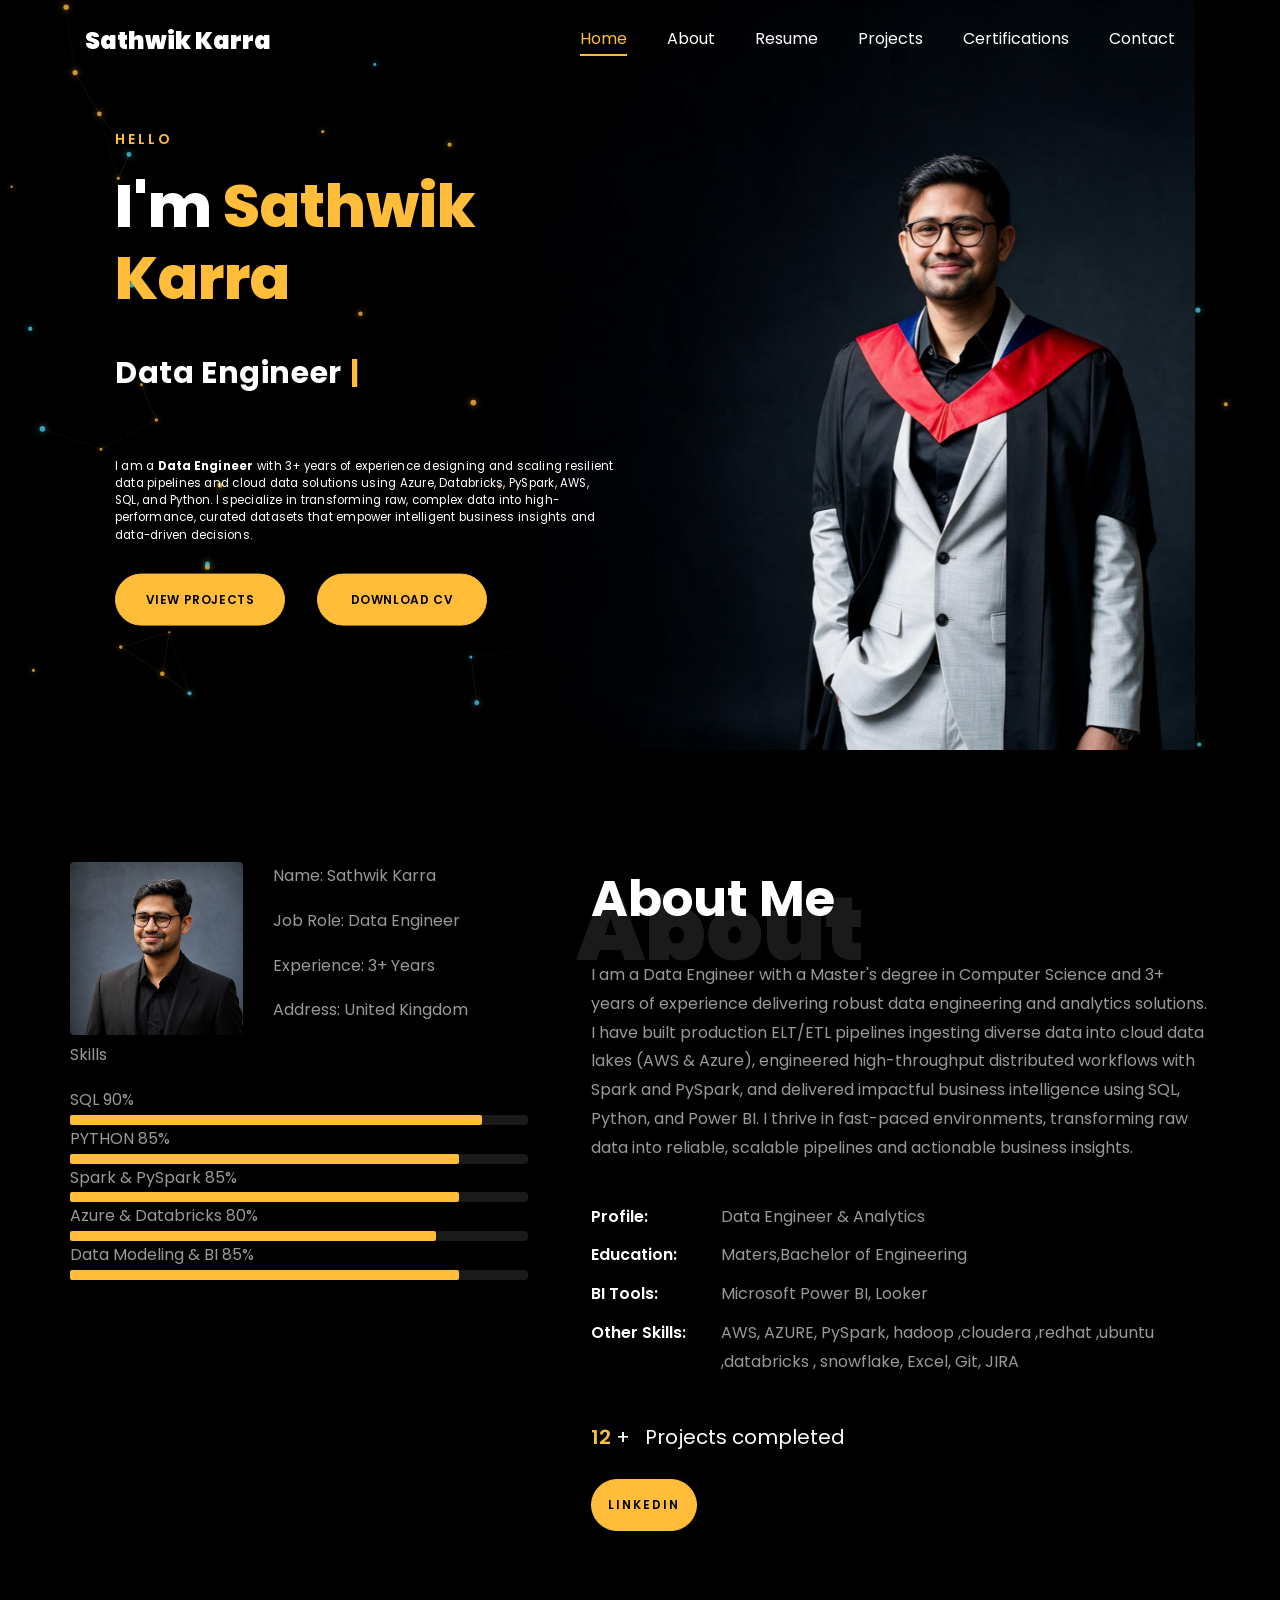
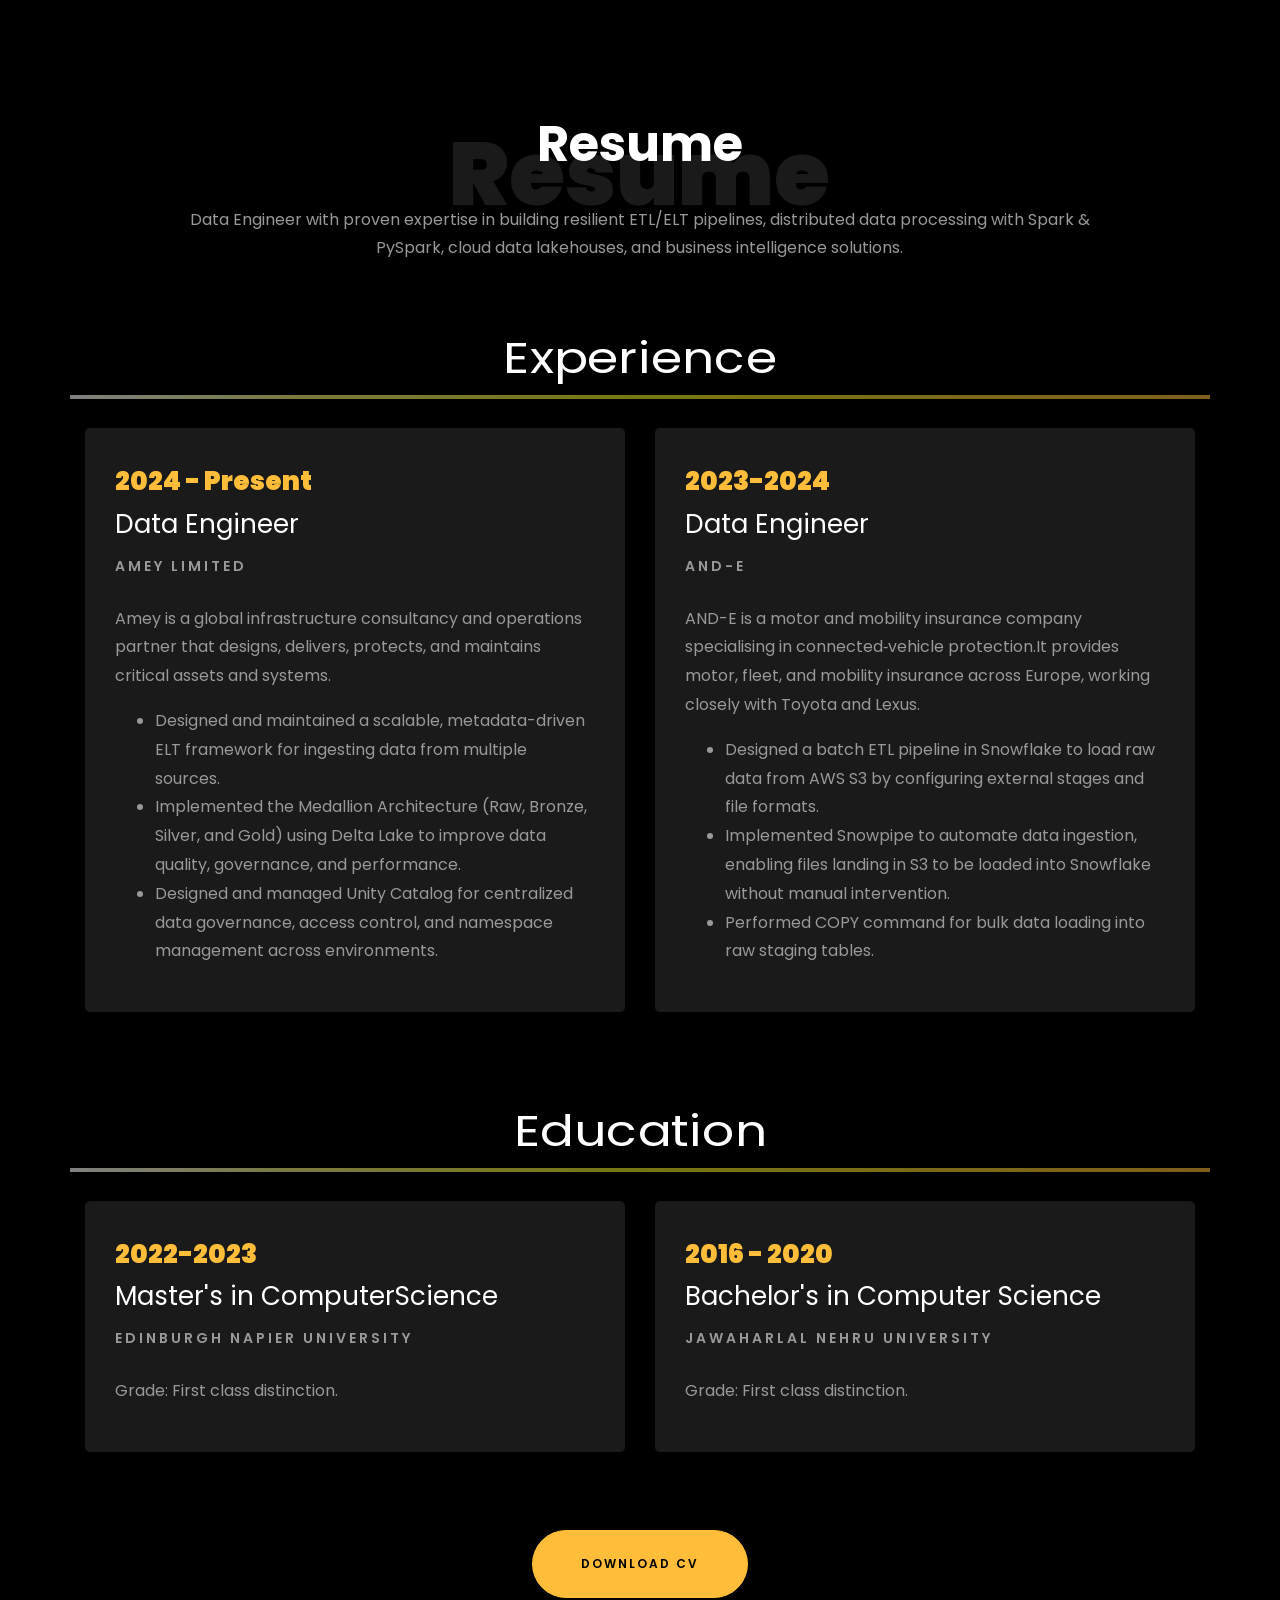
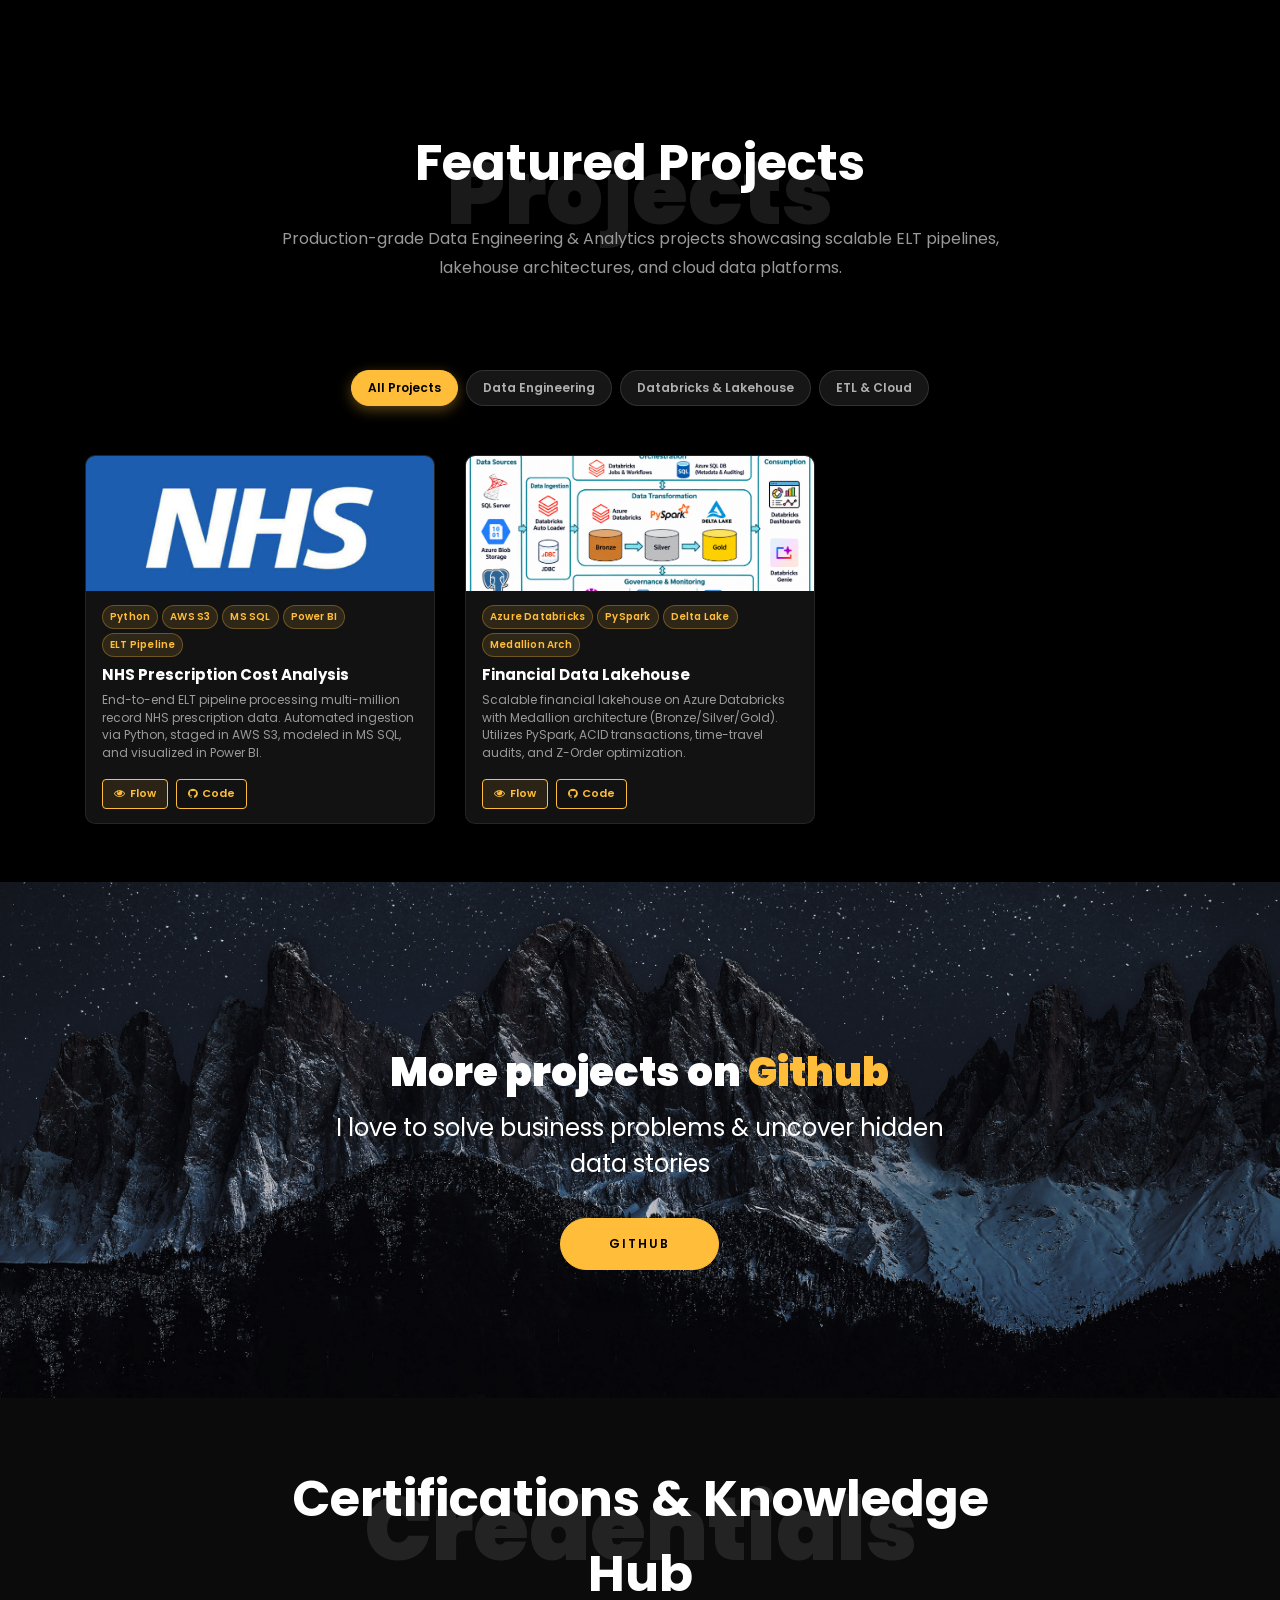
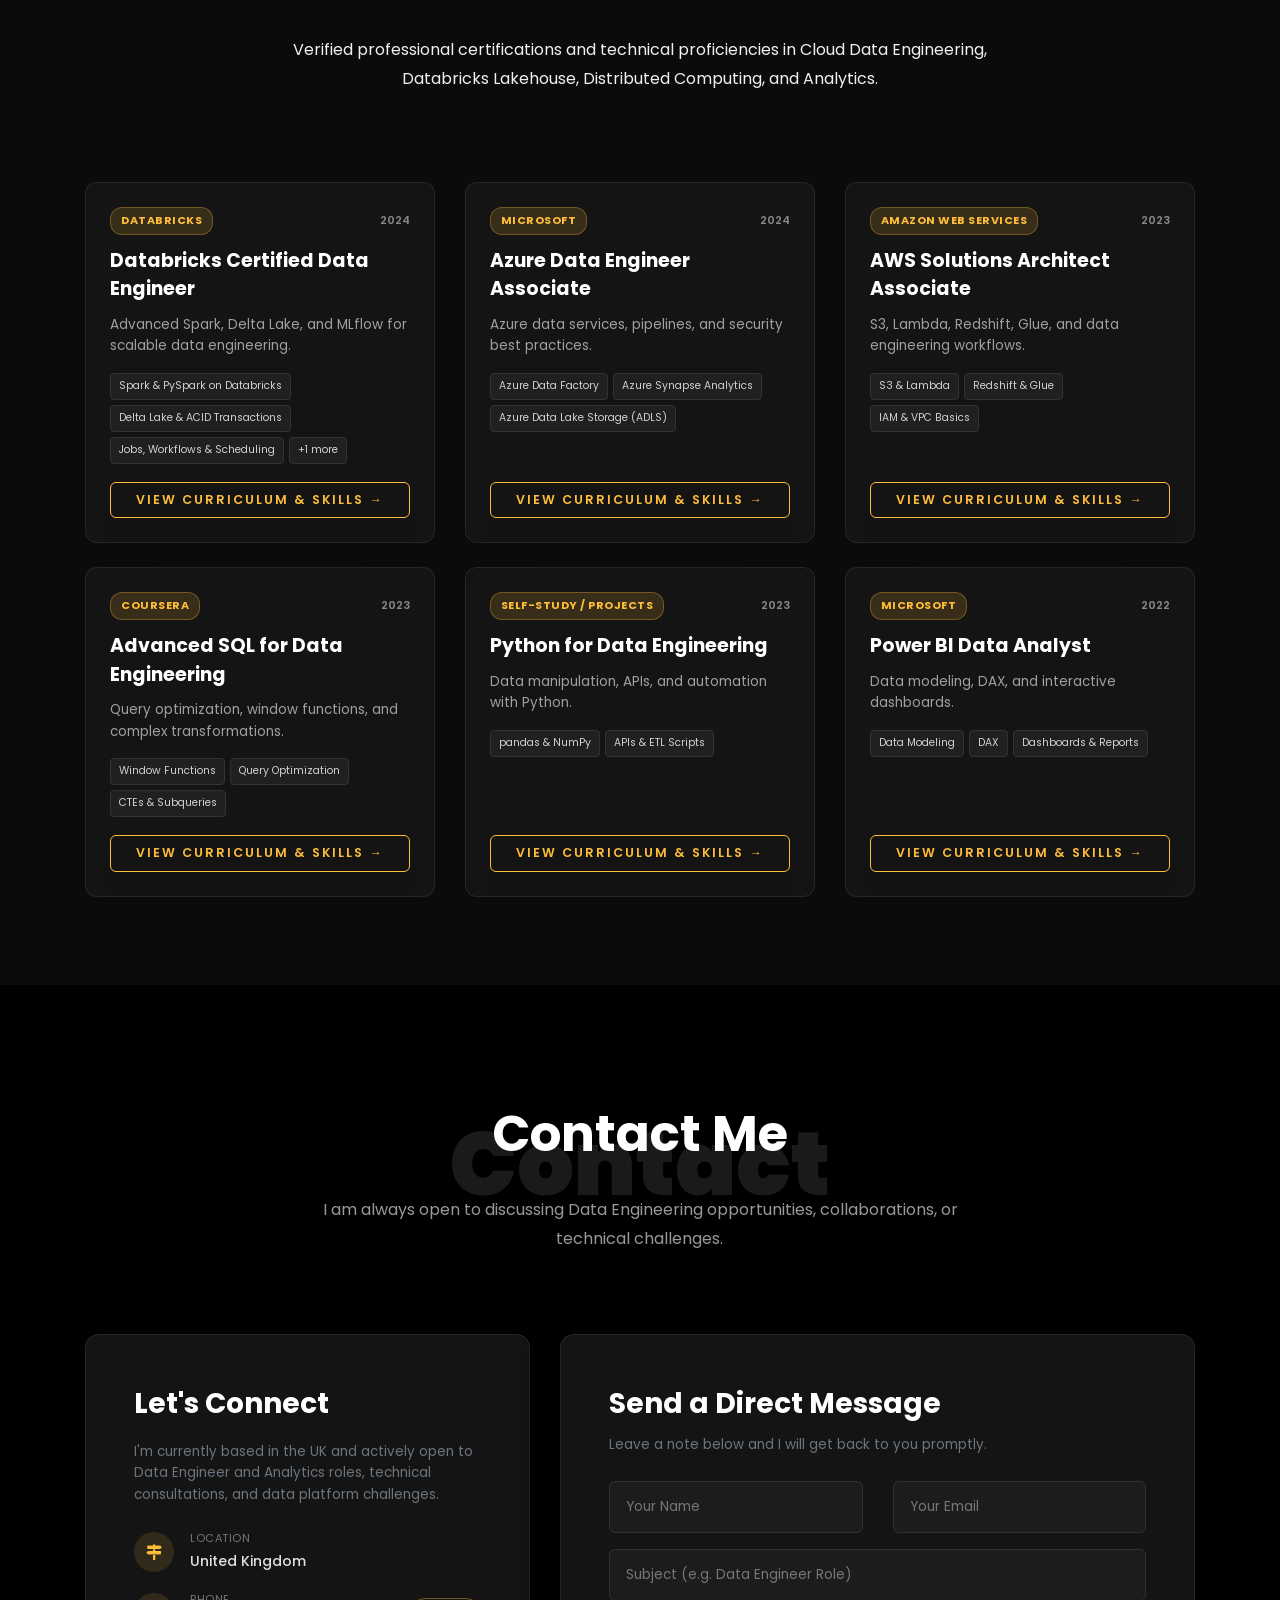
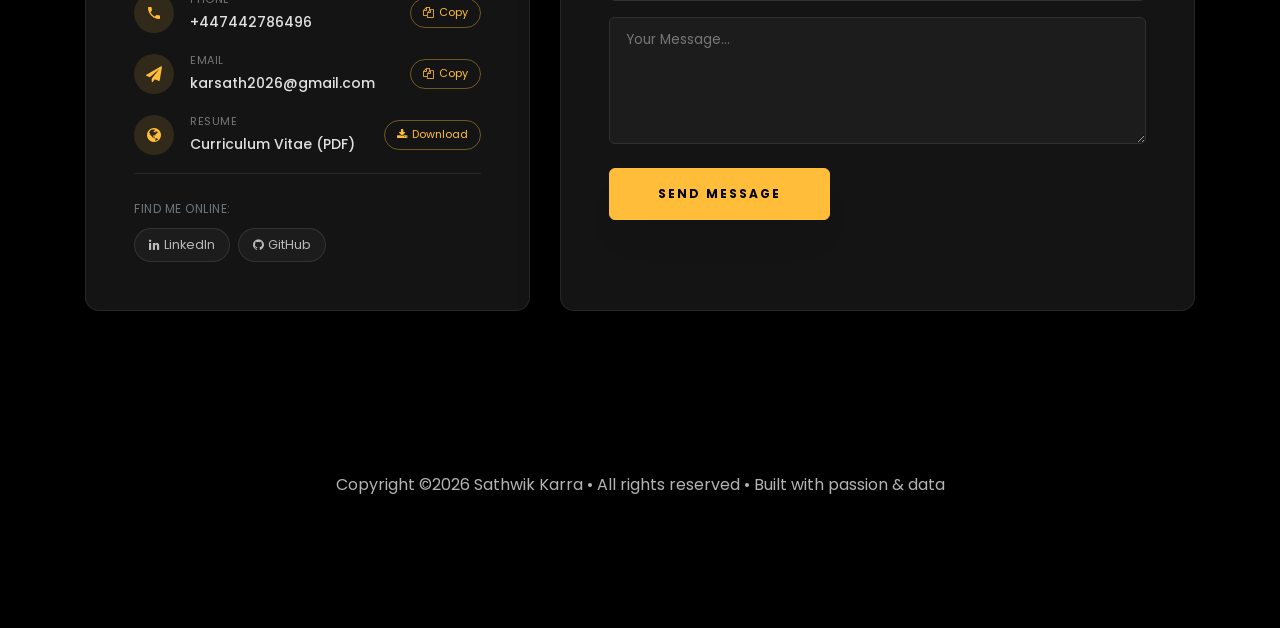
<file: index.html>
<!DOCTYPE html>
<html lang="en">
  <head>
    <title>Sathwik Karra | Data Engineer &amp; Analytics</title>
    <meta charset="utf-8">
    <meta name="viewport" content="width=device-width, initial-scale=1, shrink-to-fit=no">
    <meta name="description" content="Portfolio of Sathwik Karra - Data Engineer specializing in PySpark, Databricks, Azure, AWS, and modern ELT/ETL data architectures.">
    <meta property="og:title" content="Sathwik Karra | Data Engineer &amp; Analytics Portfolio">
    <meta property="og:description" content="Explore end-to-end data pipelines, Databricks Lakehouse architectures, and cloud analytics by Sathwik Karra.">
    <meta property="og:type" content="website">
    
    <link href="https://fonts.googleapis.com/css?family=Poppins:100,200,300,400,500,600,700,800,900" rel="stylesheet">

    <link rel="stylesheet" href="css/open-iconic-bootstrap.min.css">
    <link rel="stylesheet" href="css/animate.css">
    
    <link rel="stylesheet" href="css/owl.carousel.min.css">
    <link rel="stylesheet" href="css/owl.theme.default.min.css">
    <link rel="stylesheet" href="css/magnific-popup.css">

    <link rel="stylesheet" href="css/aos.css">

    <link rel="stylesheet" href="css/ionicons.min.css">
    
    <link rel="stylesheet" href="css/flaticon.css">
    <link rel="stylesheet" href="css/icomoon.css">
    <link rel="stylesheet" href="css/style.css">

    <style>
      #typing-animation {
        position: relative;
        font-size: 30px;
        font-weight: bold;
        color: rgb(255, 255, 255);
        overflow: hidden;
        white-space: nowrap;
        animation: typing 3s steps(20, end) infinite;
      }

      #typing-animation:before {
        content: "";
        top: 0;
        left: 0;
        width: 0;
        height: 100%;
        background-color: #ccc;
        animation: typing-cursor 0.5s ease-in-out infinite;
      }

      @keyframes typing {
        from { width: 0; }
        to { width: 100%; }
      }

      @keyframes typing-cursor {
        from { width: 5px; }
        to { width: 0; }
      }

      .zoom-effect {
        overflow: hidden;
        transition: transform 0.3s ease-out;
      }

      .zoom-effect:hover {
        transform: scale(1.05);
      }

      .hero-buttons {
        display: flex;
        gap: 16px;
        flex-wrap: wrap;
        align-items: center;
      }

      .hero-buttons .btn-yellow {
        background: #ffbd39 !important;
        border: 1px solid #ffbd39 !important;
        color: #000 !important;
        font-weight: 700;
      }

      .hero-buttons .btn-yellow:hover {
        background: transparent !important;
        color: #ffbd39 !important;
        border-color: #ffbd39 !important;
      }

      .github-fixed-wrap {
        position: relative;
        z-index: 5;
      }

      .github-fixed-wrap a {
        position: relative;
        z-index: 10;
        pointer-events: auto;
      }

      /* Compact Modular Project Cards & Tech Badges */
      .project-card-custom {
        background: #121212;
        border: 1px solid rgba(255, 255, 255, 0.08);
        border-radius: 10px;
        overflow: hidden;
        transition: transform 0.3s ease, border-color 0.3s ease, box-shadow 0.3s ease;
        display: flex;
        flex-direction: column;
        height: 100%;
        width: 100%;
        margin-bottom: 0 !important;
      }

      .project-card-custom:hover {
        transform: translateY(-4px);
        border-color: rgba(255, 189, 57, 0.45);
        box-shadow: 0 10px 22px rgba(0, 0, 0, 0.6);
      }

      .project-img-wrap {
        position: relative;
        overflow: hidden;
        height: 135px !important;
        background-size: cover;
        background-position: center center;
        background-repeat: no-repeat;
      }

      .project-content-custom {
        padding: 14px 16px;
        display: flex;
        flex-direction: column;
        flex-grow: 1;
        justify-content: space-between;
      }

      .project-card-custom .heading {
        font-size: 15px;
        line-height: 1.35;
        font-weight: 700;
        margin-bottom: 6px;
      }

      .project-card-custom .heading a {
        color: #fff;
        transition: color 0.2s ease;
      }

      .project-card-custom .heading a:hover {
        color: #ffbd39;
      }

      .project-card-custom p.project-desc {
        font-size: 12px;
        line-height: 1.45;
        color: #9a9a9a;
        margin-bottom: 8px;
      }

      .project-tags {
        display: flex;
        flex-wrap: wrap;
        gap: 4px;
        margin-bottom: 8px;
      }

      .badge-tag {
        display: inline-block;
        padding: 2px 7px;
        font-size: 10px;
        font-weight: 600;
        border-radius: 12px;
        background: rgba(255, 189, 57, 0.12);
        color: #ffbd39;
        border: 1px solid rgba(255, 189, 57, 0.3);
        letter-spacing: 0.2px;
        transition: all 0.2s ease;
      }

      .badge-tag:hover {
        background: #ffbd39;
        color: #000;
      }

      .project-btn-group {
        display: flex;
        gap: 8px;
        margin-top: 10px;
        flex-wrap: wrap;
      }

      .btn-project {
        display: inline-flex;
        align-items: center;
        gap: 5px;
        padding: 4px 11px;
        font-size: 11px;
        font-weight: 600;
        border-radius: 4px;
        border: 1px solid #ffbd39;
        color: #ffbd39;
        background: transparent;
        transition: all 0.25s ease;
      }

      .btn-project:hover {
        background: #ffbd39;
        color: #000;
        text-decoration: none;
      }

      .btn-arch-preview {
        background: rgba(255, 189, 57, 0.1);
      }

      /* Project Category Filter Buttons */
      .project-filter-buttons {
        display: flex;
        justify-content: center;
        flex-wrap: wrap;
        gap: 8px;
        margin-bottom: 25px;
      }

      .filter-btn {
        background: #161616;
        color: #b0b0b0;
        border: 1px solid rgba(255, 255, 255, 0.12);
        padding: 6px 16px;
        font-size: 12px;
        font-weight: 600;
        border-radius: 20px;
        cursor: pointer;
        transition: all 0.25s ease;
      }

      .filter-btn:hover {
        color: #ffbd39;
        border-color: rgba(255, 189, 57, 0.5);
        background: #202020;
      }

      .filter-btn.active {
        background: #ffbd39;
        color: #000;
        border-color: #ffbd39;
        box-shadow: 0 4px 14px rgba(255, 189, 57, 0.35);
      }

      /* Architecture Modal & Pipeline Flow Visualizer */
      #projectArchModal .modal-content {
        background: #181818;
        color: #e0e0e0;
        border: 1px solid rgba(255, 189, 57, 0.3);
        border-radius: 12px;
        box-shadow: 0 15px 40px rgba(0, 0, 0, 0.85);
      }

      #projectArchModal .modal-header {
        border-bottom: 1px solid rgba(255, 255, 255, 0.1);
        padding: 18px 24px;
      }

      #projectArchModal .modal-title {
        color: #fff;
        font-weight: 700;
        font-size: 19px;
      }

      #projectArchModal .modal-header .close {
        color: #aaa;
        font-size: 28px;
        padding: 0;
        margin: 0;
        opacity: 0.8;
      }

      #projectArchModal .modal-header .close:hover {
        color: #fff;
        opacity: 1;
      }

      #projectArchModal .modal-body {
        padding: 22px 24px;
        max-height: 72vh;
        overflow-y: auto;
      }

      .arch-pipeline-container {
        display: flex;
        align-items: center;
        justify-content: space-between;
        gap: 6px;
        margin: 18px 0;
        overflow-x: auto;
        padding: 10px 4px;
      }

      .arch-step-box {
        position: relative;
        background: #1f1f22;
        border: 1px solid rgba(255, 189, 57, 0.35);
        border-radius: 8px;
        padding: 12px 10px;
        text-align: center;
        flex: 1;
        min-width: 110px;
        overflow: hidden;
        box-shadow: 0 4px 15px rgba(0, 0, 0, 0.4);
        transition: all 0.3s ease;
      }

      .arch-step-box:hover {
        transform: translateY(-2px);
        border-color: #ffbd39;
        box-shadow: 0 6px 20px rgba(255, 189, 57, 0.25);
      }

      .arch-step-box::after {
        content: '';
        position: absolute;
        top: 0;
        left: -100%;
        width: 70%;
        height: 100%;
        background: linear-gradient(90deg, transparent, rgba(255, 189, 57, 0.2), transparent);
        animation: stepShimmer 2.8s infinite ease-in-out;
      }

      .arch-step-box:nth-of-type(1)::after { animation-delay: 0s; }
      .arch-step-box:nth-of-type(2)::after { animation-delay: 0.7s; }
      .arch-step-box:nth-of-type(3)::after { animation-delay: 1.4s; }
      .arch-step-box:nth-of-type(4)::after { animation-delay: 2.1s; }

      @keyframes stepShimmer {
        0% { left: -100%; }
        50%, 100% { left: 160%; }
      }

      .arch-step-num {
        font-size: 10px;
        text-transform: uppercase;
        color: #ffbd39;
        font-weight: 700;
        display: block;
        letter-spacing: 0.5px;
      }

      .arch-step-title {
        font-size: 12px;
        font-weight: 600;
        color: #fff;
        margin-top: 3px;
        line-height: 1.3;
      }

      .arch-arrow-wrap {
        display: flex;
        align-items: center;
        justify-content: center;
        position: relative;
        width: 32px;
        flex-shrink: 0;
      }

      .arch-arrow {
        color: #ffbd39;
        font-size: 19px;
        font-weight: bold;
        flex-shrink: 0;
        display: inline-block;
        animation: pulseArrow 1.6s infinite ease-in-out;
      }

      .arch-pulse-dot {
        position: absolute;
        width: 6px;
        height: 6px;
        border-radius: 50%;
        background: #ffbd39;
        box-shadow: 0 0 8px #ffbd39, 0 0 14px #ffbd39;
        animation: streamDot 1.6s infinite linear;
      }

      @keyframes streamDot {
        0% { left: 5%; opacity: 0; transform: scale(0.6); }
        30% { opacity: 1; transform: scale(1.2); }
        70% { opacity: 1; transform: scale(1.2); }
        100% { left: 85%; opacity: 0; transform: scale(0.6); }
      }

      @keyframes pulseArrow {
        0%, 100% {
          transform: translateX(0);
          color: #ffbd39;
          text-shadow: 0 0 4px rgba(255, 189, 57, 0.4);
        }
        50% {
          transform: translateX(3px);
          color: #ffffff;
          text-shadow: 0 0 12px rgba(255, 189, 57, 1), 0 0 20px rgba(255, 189, 57, 0.7);
        }
      }

      .arch-detail-section {
        background: #202020;
        border: 1px solid #2d2d2d;
        border-radius: 8px;
        padding: 14px 16px;
        margin-bottom: 12px;
      }

      .arch-detail-section h6 {
        color: #ffbd39;
        font-size: 13px;
        font-weight: 700;
        margin-bottom: 8px;
        text-transform: uppercase;
        letter-spacing: 0.4px;
      }

      .arch-detail-section ul {
        margin: 0;
        padding-left: 20px;
      }

      .arch-detail-section li {
        font-size: 13px;
        color: #b5b5b5;
        margin-bottom: 4px;
        line-height: 1.5;
      }

      /* Learning & Certification Cards */
      .cert-card-wrap {
        display: flex;
      }

      .cert-card {
        background: #141414;
        border: 1px solid rgba(255, 255, 255, 0.08);
        border-radius: 12px;
        padding: 24px;
        display: flex;
        flex-direction: column;
        justify-content: space-between;
        width: 100%;
        transition: transform 0.3s ease, border-color 0.3s ease, box-shadow 0.3s ease;
      }

      .cert-card:hover {
        transform: translateY(-5px);
        border-color: rgba(255, 189, 57, 0.5);
        box-shadow: 0 12px 30px rgba(0, 0, 0, 0.5);
      }

      .cert-top-meta {
        display: flex;
        justify-content: space-between;
        align-items: center;
        margin-bottom: 12px;
      }

      .provider-badge {
        font-size: 11px;
        font-weight: 700;
        text-transform: uppercase;
        letter-spacing: 0.5px;
        padding: 3px 10px;
        border-radius: 12px;
        background: rgba(255, 189, 57, 0.15);
        color: #ffbd39;
        border: 1px solid rgba(255, 189, 57, 0.3);
      }

      .year-badge {
        font-size: 11px;
        color: #888;
        font-weight: 600;
      }

      .cert-title {
        font-size: 19px;
        font-weight: 700;
        color: #fff;
        margin-bottom: 10px;
      }

      .cert-desc {
        font-size: 13.5px;
        color: #a0a0a0;
        line-height: 1.6;
        margin-bottom: 16px;
      }

      .cert-pills {
        display: flex;
        flex-wrap: wrap;
        gap: 5px;
        margin-bottom: 18px;
      }

      .cert-pill {
        font-size: 10.5px;
        background: #202020;
        color: #d0d0d0;
        padding: 3px 8px;
        border-radius: 4px;
        border: 1px solid #333;
      }

      .btn-cert-details {
        background: transparent;
        border: 1px solid #ffbd39;
        color: #ffbd39;
        font-size: 12.5px;
        font-weight: 600;
        padding: 8px 16px;
        border-radius: 6px;
        width: 100%;
        text-align: center;
        transition: all 0.25s ease;
      }

      .btn-cert-details:hover {
        background: #ffbd39;
        color: #000;
        text-decoration: none;
      }

      /* Modal Dark Theme Enhancements */
      #learningModal .modal-content {
        background: #181818;
        color: #e0e0e0;
        border: 1px solid rgba(255, 189, 57, 0.3);
        border-radius: 12px;
        box-shadow: 0 15px 40px rgba(0, 0, 0, 0.8);
      }

      #learningModal .modal-header {
        border-bottom: 1px solid rgba(255, 255, 255, 0.1);
        padding: 18px 24px;
      }

      #learningModal .modal-title {
        color: #ffbd39;
        font-weight: 700;
        font-size: 20px;
      }

      #learningModal .modal-header .close {
        color: #aaa;
        text-shadow: none;
        opacity: 0.8;
        font-size: 28px;
        padding: 0;
        margin: 0;
      }

      #learningModal .modal-header .close:hover {
        color: #fff;
        opacity: 1;
      }

      #learningModal .modal-body {
        padding: 24px;
        max-height: 70vh;
        overflow-y: auto;
      }

      .topic-box {
        background: #202020;
        border: 1px solid #2d2d2d;
        border-radius: 8px;
        margin-bottom: 14px;
        overflow: hidden;
        transition: border-color 0.2s ease;
      }

      .topic-box:hover {
        border-color: rgba(255, 189, 57, 0.3);
      }

      .topic-header-btn {
        width: 100%;
        background: none;
        border: none;
        padding: 14px 18px;
        text-align: left;
        display: flex;
        justify-content: space-between;
        align-items: center;
        color: #fff;
        font-size: 15px;
        font-weight: 600;
        cursor: pointer;
      }

      .topic-header-btn:focus {
        outline: none;
      }

      .topic-toggle-icon {
        color: #ffbd39;
        font-weight: bold;
        font-size: 16px;
        transition: transform 0.2s ease;
      }

      .topic-body-content {
        padding: 0 18px 14px 18px;
        border-top: 1px solid #2a2a2a;
      }

      .topic-body-content ul {
        margin: 10px 0 0 0;
        padding-left: 20px;
      }

      .topic-body-content li {
        color: #b8b8b8;
        font-size: 13.5px;
        margin-bottom: 6px;
        line-height: 1.5;
      }

      /* Contact Sidebar & Modern Layout */
      .contact-sidebar-info {
        background: #141414;
        border: 1px solid rgba(255, 255, 255, 0.08);
        border-radius: 14px;
        box-shadow: 0 12px 35px rgba(0, 0, 0, 0.5);
      }

      .contact-info-icon {
        width: 40px;
        height: 40px;
        border-radius: 50%;
        background: rgba(255, 189, 57, 0.12);
        color: #ffbd39;
        display: flex;
        align-items: center;
        justify-content: center;
        font-size: 16px;
        flex-shrink: 0;
      }

      .contact-info-label {
        font-size: 11px;
        text-transform: uppercase;
        letter-spacing: 0.5px;
        color: #777;
        display: block;
      }

      .contact-info-val {
        font-size: 14px;
        font-weight: 500;
        color: #e0e0e0;
      }

      .contact-info-val a {
        color: #e0e0e0;
        transition: color 0.2s ease;
      }

      .contact-info-val a:hover {
        color: #ffbd39;
        text-decoration: none;
      }

      .social-chip {
        display: inline-flex;
        align-items: center;
        padding: 5px 14px;
        background: #1c1c1c;
        border: 1px solid rgba(255, 255, 255, 0.1);
        border-radius: 20px;
        font-size: 12.5px;
        color: #bbb;
        transition: all 0.2s ease;
      }

      .social-chip:hover {
        background: #ffbd39;
        color: #000;
        border-color: #ffbd39;
        text-decoration: none;
      }

      .copy-btn {
        font-size: 11px !important;
        padding: 4px 12px !important;
        border-radius: 16px !important;
        border: 1px solid rgba(255, 189, 57, 0.4) !important;
        color: #ffbd39 !important;
        background: transparent !important;
        cursor: pointer;
        transition: all 0.2s ease !important;
        display: inline-flex;
        align-items: center;
        gap: 5px;
      }

      .copy-btn:hover {
        background: #ffbd39 !important;
        color: #000 !important;
        text-decoration: none;
      }

      .contact-form-wrap {
        background: #141414;
        border: 1px solid rgba(255, 255, 255, 0.08);
        border-radius: 14px;
        box-shadow: 0 12px 35px rgba(0, 0, 0, 0.6);
        transition: border-color 0.3s ease;
      }

      .contact-form-wrap:hover {
        border-color: rgba(255, 189, 57, 0.25);
      }

      .custom-input {
        background: #1c1c1c !important;
        border: 1px solid #303030 !important;
        color: #fff !important;
        border-radius: 6px !important;
        padding: 12px 16px !important;
        font-size: 13.5px !important;
        transition: border-color 0.25s ease, box-shadow 0.25s ease !important;
      }

      .custom-input:focus {
        border-color: #ffbd39 !important;
        box-shadow: 0 0 0 2px rgba(255, 189, 57, 0.25) !important;
        outline: none !important;
      }

      .custom-input::placeholder {
        color: #777 !important;
      }

      /* Floating Copy Toast Notification */
      .copy-toast {
        position: fixed;
        bottom: 30px;
        right: 30px;
        background: #1e1e1e;
        color: #fff;
        border: 1px solid #ffbd39;
        padding: 12px 22px;
        border-radius: 8px;
        font-size: 13.5px;
        font-weight: 600;
        box-shadow: 0 12px 35px rgba(0, 0, 0, 0.75);
        display: flex;
        align-items: center;
        gap: 10px;
        z-index: 999999;
        opacity: 0;
        transform: translateY(20px);
        pointer-events: none;
        transition: all 0.3s cubic-bezier(0.16, 1, 0.3, 1);
      }

      .copy-toast.show {
        opacity: 1;
        transform: translateY(0);
      }

      .copy-toast .toast-icon {
        background: #ffbd39;
        color: #000;
        border-radius: 50%;
        width: 22px;
        height: 22px;
        display: inline-flex;
        align-items: center;
        justify-content: center;
        font-size: 13px;
        font-weight: bold;
        flex-shrink: 0;
      }

      /* Interactive Particle Network Canvas */
      #home-section {
        position: relative !important;
        overflow: hidden !important;
      }

      #data-particles-canvas {
        position: absolute;
        top: 0;
        left: 0;
        width: 100%;
        height: 100%;
        pointer-events: none;
        z-index: 1;
      }

      #home-section .home-slider,
      #home-section .container {
        position: relative;
        z-index: 2;
      }

    </style>
  </head>

  <body data-spy="scroll" data-target=".site-navbar-target" data-offset="300">
      
    <nav class="navbar navbar-expand-lg navbar-dark ftco_navbar ftco-navbar-light site-navbar-target" id="ftco-navbar">
      <div class="container">
        <a class="navbar-brand" href="index.html">Sathwik Karra</a>
        <button class="navbar-toggler js-fh5co-nav-toggle fh5co-nav-toggle" type="button" data-toggle="collapse" data-target="#ftco-nav" aria-controls="ftco-nav" aria-expanded="false" aria-label="Toggle navigation">
          <span class="oi oi-menu"></span> Menu
        </button>

        <div class="collapse navbar-collapse" id="ftco-nav">
          <ul class="navbar-nav nav ml-auto">
            <li class="nav-item"><a href="#home-section" class="nav-link"><span>Home</span></a></li>
            <li class="nav-item"><a href="#about-section" class="nav-link"><span>About</span></a></li>
            <li class="nav-item"><a href="#resume-section" class="nav-link"><span>Resume</span></a></li>
            <li class="nav-item"><a href="#project-section" class="nav-link"><span>Projects</span></a></li>
            <li class="nav-item"><a href="#learnings-section" class="nav-link"><span>Certifications</span></a></li>
            <li class="nav-item"><a href="#contact-section" class="nav-link"><span>Contact</span></a></li>
          </ul>
        </div>
      </div>
    </nav>

    <section id="home-section" class="hero">
      <canvas id="data-particles-canvas"></canvas>
      <div class="home-slider owl-carousel">
        <div class="slider-item">
          <div class="overlay"></div>
          <div class="container">
            <div class="row d-md-flex no-gutters slider-text align-items-end justify-content-end" data-scrollax-parent="true">
              <div class="one-third js-fullheight order-md-last img" style="background-image:url(images/bg_3.png);">
                <div class="overlay"></div>
              </div>
              <div class="one-forth d-flex align-items-center ftco-animate" data-scrollax=" properties: { translateY: '70%' }">
                <div class="text">
                  <span class="subheading">Hello</span>
                  <h1 class="mb-4 mt-3">I'm <span>Sathwik Karra</span></h1>

                  <span id="typing-animation"></span>

                  <script>
                    const typingAnimationElement = document.getElementById('typing-animation');
                    const typingTexts = [
                      'Data Engineer',
                      'PySpark & Databricks Specialist',
                      'Cloud ETL/ELT Developer',
                      'Data Analyst'
                    ];
                    let textIndex = 0;
                    let charIndex = 0;
                    let isDeleting = false;

                    function typeEffect() {
                      const currentText = typingTexts[textIndex];
                      if (!isDeleting) {
                        typingAnimationElement.textContent = currentText.substring(0, charIndex + 1);
                        charIndex++;
                        if (charIndex === currentText.length) {
                          isDeleting = true;
                          setTimeout(typeEffect, 1500);
                          return;
                        }
                      } else {
                        typingAnimationElement.textContent = currentText.substring(0, charIndex - 1);
                        charIndex--;
                        if (charIndex === 0) {
                          isDeleting = false;
                          textIndex++;
                          if (textIndex === typingTexts.length) textIndex = 0;
                        }
                      }
                      setTimeout(typeEffect, isDeleting ? 80 : 120);
                    }
                    typeEffect();
                  </script>

                  <div class="hero-content mt-5">
                    <p class="hero-text">
                      I am a <strong>Data Engineer</strong> with 3+ years of experience designing and scaling resilient
                      data pipelines and cloud data solutions using Azure, Databricks, PySpark, AWS,
                      SQL, and Python. I specialize in transforming raw, complex data into high-performance,
                      curated datasets that empower intelligent business insights and data-driven decisions.
                    </p>

                    <div class="hero-buttons mt-4">
                      <a href="#project-section"
                         class="btn btn-yellow py-3 px-4 mr-3">
                        View Projects
                      </a>

                      <a href="resume.pdf"
                         target="_blank"
                         class="btn btn-yellow py-3 px-4">
                        Download CV
                      </a>
                    </div>
                  </div>
                </div>
              </div>
            </div>
          </div>
        </div>
      </div>
    </section>

    <section class="ftco-about img ftco-section ftco-no-pb" id="about-section">
      <div class="container">
        <div class="row">
          <div class="row d-flex align-items-stretch">
            <div class="col-md-6 col-lg-5 d-flex">
              <div class="img-about img d-flex align-items-stretch">
                <div class="overlay">
                  <div class="row">
                    <div class="col-sm-6 col-md-5">
                      <div class="about-img">
                        <img src="images/about-me.jpg" class="img-fluid rounded b-shadow-a" alt="">
                      </div>
                    </div>
                    <div class="col-sm-6 col-md-7">
                      <div class="about-info">
                        <p><span class="title-s">Name: </span> <span>Sathwik Karra</span></p>
                        <p><span class="title-s">Job Role: </span> <span>Data Engineer</span></p>
                        <p><span class="title-s">Experience: </span> <span>3+ Years</span></p>
                        <p><span class="title-s">Address: </span> <span>United Kingdom</span></p>
                      </div>
                    </div>
                  </div>

                  <div class="skill-mf">
                    <p class="title-s">Skills</p>
                    <span>SQL</span> <span class="pull-right">90%</span>
                    <div class="progress">
                      <div class="progress-bar" role="progressbar" style="width: 90%;" aria-valuenow="90" aria-valuemin="0" aria-valuemax="100"></div>
                    </div>
                    
                    <span>PYTHON</span> <span class="pull-right">85%</span>
                    <div class="progress">
                      <div class="progress-bar" role="progressbar" style="width: 85%" aria-valuenow="85" aria-valuemin="0" aria-valuemax="100"></div>
                    </div>
                    
                    <span>Spark &amp; PySpark</span> <span class="pull-right">85%</span>
                    <div class="progress">
                      <div class="progress-bar" role="progressbar" style="width: 85%" aria-valuenow="85" aria-valuemin="0" aria-valuemax="100"></div>
                    </div>
                    
                    <span>Azure &amp; Databricks</span> <span class="pull-right">80%</span>
                    <div class="progress">
                      <div class="progress-bar" role="progressbar" style="width: 80%" aria-valuenow="80" aria-valuemin="0" aria-valuemax="100"></div>
                    </div>
                    
                    <span>Data Modeling &amp; BI</span> <span class="pull-right">85%</span>
                    <div class="progress">
                      <div class="progress-bar" role="progressbar" style="width: 85%" aria-valuenow="85" aria-valuemin="0" aria-valuemax="100"></div>
                    </div>
                  </div>
                </div>
              </div>
            </div>
            
            <div class="col-md-6 col-lg-7 pl-lg-5 pb-5">
              <div class="row justify-content-start pb-3">
                <div class="col-md-12 heading-section ftco-animate">
                  <h1 class="big">About</h1>
                  <h2 class="mb-4">About Me</h2>
                  
                  <p>I am a Data Engineer with a Master's degree in Computer Science and 3+ years of experience delivering robust data engineering and analytics solutions. I have built production ELT/ETL pipelines ingesting diverse data into cloud data lakes (AWS &amp; Azure), engineered high-throughput distributed workflows with Spark and PySpark, and delivered impactful business intelligence using SQL, Python, and Power BI. I thrive in fast-paced environments, transforming raw data into reliable, scalable pipelines and actionable business insights.</p>
                  <ul class="about-info mt-4 px-md-0 px-2">
                    <li class="d-flex"><span>Profile:</span> <span>Data Engineer &amp; Analytics</span></li>
                    <li class="d-flex"><span>Education:</span> <span>Maters,Bachelor of Engineering</span></li>
                    <li class="d-flex"><span>BI Tools:</span> <span>Microsoft Power BI, Looker</span></li>
                    <li class="d-flex"><span>Other Skills:</span> <span>AWS, AZURE, PySpark, hadoop ,cloudera ,redhat ,ubuntu ,databricks , snowflake, Excel, Git, JIRA</span></li>
                  </ul>
                </div>
              </div>

              <div class="counter-wrap ftco-animate d-flex mt-md-3">
                <div class="text">
                  <p class="mb-4">
                    <span class="number" data-number="30">0</span> <span>+</span>
                    <span>&nbsp; Projects completed</span>
                  </p>
                  <p><a href="https://www.linkedin.com/in/sathwik-reddy2025/" class="btn btn-primary py-3 px-3">LinkedIn</a></p>
                </div>
              </div>
            </div>
          </div>
        </div>
      </div>
    </section>

    <section class="ftco-section ftco-no-pb" id="resume-section">
      <div class="container">
        <div class="row justify-content-center pb-5">
          <div class="col-md-10 heading-section text-center ftco-animate">
            <h1 class="big big-2">Resume</h1>
            <h2 class="mb-4">Resume</h2>
            <p>Data Engineer with proven expertise in building resilient ETL/ELT pipelines, distributed data processing with Spark &amp; PySpark, cloud data lakehouses, and business intelligence solutions.</p>
          </div>
        </div>

        <div class="row">
          <h1 class="big-4">Experience</h1>
          <div class="underline"></div>
        </div>
        <br>
        
        <div class="row">
          <div class="col-md-6">
            <div class="resume-wrap ftco-animate">
              <span class="date">2024 - Present</span>
              <h2>Data Engineer</h2>
              <span class="position">Amey Limited</span>
              <p class="mt-4">Amey is a global infrastructure consultancy and operations partner that designs, delivers, protects, and maintains critical assets and systems.</p>
              <ul>
                <li>Designed and maintained a scalable, metadata-driven ELT framework for ingesting data from multiple sources.</li>
                <li>Implemented the Medallion Architecture (Raw, Bronze, Silver, and Gold) using Delta Lake to improve data quality, governance, and performance.</li>
                <li>Designed and managed Unity Catalog for centralized data governance, access control, and namespace management across environments.</li>
              </ul>
            </div>
          </div>

          <div class="col-md-6">
            <div class="resume-wrap ftco-animate">
              <span class="date">2023-2024</span>
              <h2> Data Engineer</h2>
              <span class="position">AND-E</span>
              <p class="mt-4">AND-E is a motor and mobility insurance company specialising in connected‑vehicle protection.It provides motor, fleet, and mobility insurance across Europe, working closely with Toyota and Lexus.
                <ul>
                  <li>Designed a batch ETL pipeline in Snowflake to load raw data from AWS S3 by configuring external 
stages and file formats.</li>
                  <li>Implemented Snowpipe to automate data ingestion, enabling files landing in S3 to be loaded into 
Snowflake without manual intervention.</li>
                  <li>Performed COPY command for bulk data loading into raw staging tables.</li>
                </ul>
              </p>
            </div>
          </div>
        </div>

        <br><br>

        <div class="row">
          <h1 class="big-4">Education</h1>
          <div class="underline"></div>
        </div>
        <br>
        
        <div class="row">
          <div class="col-md-6">
            <div class="resume-wrap ftco-animate">
              <span class="date">2022-2023</span>
              <h2>Master's in ComputerScience</h2>
              <span class="position">Edinburgh Napier University</span>
              <p class="mt-4">Grade: First class distinction.</p>
            </div>
          </div>

          <div class="col-md-6">
            <div class="resume-wrap ftco-animate">
              <span class="date">2016 - 2020</span>
              <h2>Bachelor's in Computer Science</h2>
              <span class="position">Jawaharlal Nehru University</span>
              <p class="mt-4">Grade: First class distinction.</p>
            </div>
          </div>
        </div>

        <div class="row justify-content-center mt-5">
          <div class="col-md-6 text-center ftco-animate">
            <p><a href="resume.pdf" target="_blank" class="btn btn-primary py-4 px-5">Download CV</a></p>
          </div>
        </div>
      </div>
    </section>

    <section class="ftco-section" id="project-section">
      <div class="container">
        <div class="row justify-content-center mb-5 pb-4">
          <div class="col-md-8 heading-section text-center ftco-animate">
            <h1 class="big big-2">Projects</h1>
            <h2 class="mb-4">Featured Projects</h2>
            <p>Production-grade Data Engineering &amp; Analytics projects showcasing scalable ELT pipelines, lakehouse architectures, and cloud data platforms.</p>
          </div>
        </div>

        <div class="row justify-content-center mb-4">
          <div class="col-md-10 text-center">
            <div class="project-filter-buttons">
              <button type="button" class="filter-btn active" data-filter="all">All Projects</button>
              <button type="button" class="filter-btn" data-filter="data-engineering">Data Engineering</button>
              <button type="button" class="filter-btn" data-filter="lakehouse">Databricks &amp; Lakehouse</button>
              <button type="button" class="filter-btn" data-filter="elt">ETL &amp; Cloud</button>
            </div>
          </div>
        </div>

        <div class="row d-flex" id="projects-grid">
          <div class="col-lg-4 col-md-6 d-flex ftco-animate mb-3 project-item" data-category="data-engineering elt">
            <div class="blog-entry justify-content-end w-100 project-card-custom">
              <a href="https://github.com/karrasathwik/preception-cost-analysis" target="_blank" rel="noopener noreferrer" class="project-img-wrap block-20 zoom-effect" style="background-image: url('images/proj_1.jpeg');">
              </a>
              <div class="project-content-custom">
                <div>
                  <div class="project-tags">
                    <span class="badge-tag">Python</span>
                    <span class="badge-tag">AWS S3</span>
                    <span class="badge-tag">MS SQL</span>
                    <span class="badge-tag">Power BI</span>
                    <span class="badge-tag">ELT Pipeline</span>
                  </div>
                  <h3 class="heading">
                    <a href="https://github.com/karrasathwik/preception-cost-analysis" target="_blank" rel="noopener noreferrer">NHS Prescription Cost Analysis</a>
                  </h3>
                  <p class="project-desc">End-to-end ELT pipeline processing multi-million record NHS prescription data. Automated ingestion via Python, staged in AWS S3, modeled in MS SQL, and visualized in Power BI.</p>
                </div>
                <div class="project-btn-group">
                  <button type="button" class="btn-project btn-arch-preview" data-project="nhs">
                    <span class="icon-eye"></span> Flow
                  </button>
                  <a href="https://github.com/karrasathwik/preception-cost-analysis" target="_blank" rel="noopener noreferrer" class="btn-project">
                    <span class="icon-github"></span> Code
                  </a>
                </div>
              </div>
            </div>
          </div>
          <div class="col-lg-4 col-md-6 d-flex ftco-animate mb-3 project-item" data-category="data-engineering lakehouse">
            <div class="blog-entry justify-content-end w-100 project-card-custom">
              <a href="https://github.com/karrasathwik/financeproject" target="_blank" rel="noopener noreferrer" class="project-img-wrap block-20 zoom-effect" style="background-image: url('images/proj_2.png');">
              </a>
              <div class="project-content-custom">
                <div>
                  <div class="project-tags">
                    <span class="badge-tag">Azure Databricks</span>
                    <span class="badge-tag">PySpark</span>
                    <span class="badge-tag">Delta Lake</span>
                    <span class="badge-tag">Medallion Arch</span>
                  </div>
                  <h3 class="heading">
                    <a href="https://github.com/karrasathwik/financeproject" target="_blank" rel="noopener noreferrer">Financial Data Lakehouse</a>
                  </h3>
                  <p class="project-desc">Scalable financial lakehouse on Azure Databricks with Medallion architecture (Bronze/Silver/Gold). Utilizes PySpark, ACID transactions, time-travel audits, and Z-Order optimization.</p>
                </div>
                <div class="project-btn-group">
                  <button type="button" class="btn-project btn-arch-preview" data-project="finance">
                    <span class="icon-eye"></span> Flow
                  </button>
                  <a href="https://github.com/karrasathwik/financeproject" target="_blank" rel="noopener noreferrer" class="btn-project">
                    <span class="icon-github"></span> Code
                  </a>
                </div>
              </div>
            </div>
          </div>
        </div>
      </div>
    </section>

    <section class="ftco-section ftco-hireme img margin-top" style="background-image: url(images/bg_1.jpg);">
      <div class="container github-fixed-wrap">
        <div class="row justify-content-center">
          <div class="col-md-7 ftco-animate text-center">
            <h2>More projects on <span>Github</span></h2>
            <div class="heading">
              <h4>I love to solve business problems &amp; uncover hidden data stories</h4>
              <br>
              <p>
                <a href="https://github.com/karrasathwik"
                   target="_blank"
                   rel="noopener noreferrer"
                   class="btn btn-primary py-3 px-5">
                  GitHub
                </a>
              </p>
            </div>
          </div>
        </div>
      </div>
    </section>

    <section class="ftco-section" id="learnings-section">
      <div class="container">
        <div class="row justify-content-center mb-5 pb-4">
          <div class="col-md-8 heading-section text-center ftco-animate">
            <h1 class="big big-2">Credentials</h1>
            <h2 class="mb-4">Certifications &amp; Knowledge Hub</h2>
            <p>Verified professional certifications and technical proficiencies in Cloud Data Engineering, Databricks Lakehouse, Distributed Computing, and Analytics.</p>
          </div>
        </div>

        <div class="row d-flex" id="learnings-cards">
          <!-- Dynamically populated from learning-data.js -->
        </div>
      </div>
    </section>

    <div class="modal fade" id="learningModal" tabindex="-1" role="dialog" aria-labelledby="learningModalLabel" aria-hidden="true">
      <div class="modal-dialog modal-lg modal-dialog-centered" role="document">
        <div class="modal-content">
          <div class="modal-header">
            <div>
              <span id="learningModalProvider" class="provider-badge mb-2 d-inline-block"></span>
              <h5 class="modal-title" id="learningModalLabel">Certification Details</h5>
            </div>
            <button type="button" class="close" data-dismiss="modal" aria-label="Close">
              <span aria-hidden="true">&times;</span>
            </button>
          </div>
          <div class="modal-body" id="learningModalBody">
            <!-- Dynamically populated -->
          </div>
          <div class="modal-footer" style="border-top: 1px solid rgba(255, 255, 255, 0.08);">
            <button type="button" class="btn btn-secondary btn-sm" data-dismiss="modal">Close</button>
          </div>
        </div>
      </div>
    </div>

    <!-- Project Architecture & Flow Modal -->
    <div class="modal fade" id="projectArchModal" tabindex="-1" role="dialog" aria-labelledby="projectArchModalLabel" aria-hidden="true">
      <div class="modal-dialog modal-lg modal-dialog-centered" role="document">
        <div class="modal-content">
          <div class="modal-header">
            <div>
              <span id="projectArchCategory" class="provider-badge mb-1 d-inline-block"></span>
              <h5 class="modal-title" id="projectArchModalLabel">Project Architecture</h5>
            </div>
            <button type="button" class="close" data-dismiss="modal" aria-label="Close">
              <span aria-hidden="true">&times;</span>
            </button>
          </div>
          <div class="modal-body" id="projectArchModalBody">
            <!-- Dynamically populated via JS -->
          </div>
          <div class="modal-footer" style="border-top: 1px solid rgba(255, 255, 255, 0.08); justify-content: space-between;">
            <a id="projectArchGithubBtn" href="#" target="_blank" rel="noopener noreferrer" class="btn btn-warning btn-sm font-weight-bold" style="color: #000; background: #ffbd39; border-color: #ffbd39;">
              <span class="icon-github"></span> View Code on GitHub
            </a>
            <button type="button" class="btn btn-secondary btn-sm" data-dismiss="modal">Close</button>
          </div>
        </div>
      </div>
    </div>

    <section class="ftco-section contact-section ftco-no-pb" id="contact-section">
      <div class="container">
        <div class="row justify-content-center mb-5 pb-3">
          <div class="col-md-7 heading-section text-center ftco-animate">
            <h1 class="big big-2">Contact</h1>
            <h2 class="mb-4">Contact Me</h2>
            <p>I am always open to discussing Data Engineering opportunities, collaborations, or technical challenges.</p>
          </div>
        </div>

        <div class="row d-flex justify-content-between align-items-stretch mb-5">
          <!-- Left Column: Sleek Contact Information List (No Bulky Cards) -->
          <div class="col-lg-5 col-md-6 d-flex ftco-animate mb-4 mb-md-0">
            <div class="contact-sidebar-info p-4 p-md-5 w-100 d-flex flex-column justify-content-between">
              <div>
                <h3 class="mb-3" style="color: #fff; font-weight: 700;">Let's Connect</h3>
                <p class="text-muted mb-4" style="font-size: 13.5px; line-height: 1.6;">
                  I'm currently based in the UK and actively open to Data Engineer and Analytics roles, technical consultations, and data platform challenges.
                </p>

                <div class="contact-info-list">
                  <div class="contact-info-row mb-3 d-flex align-items-center">
                    <div class="contact-info-icon mr-3">
                      <span class="icon-map-signs"></span>
                    </div>
                    <div>
                      <span class="contact-info-label">Location</span>
                      <div class="contact-info-val">United Kingdom</div>
                    </div>
                  </div>

                  <div class="contact-info-row mb-3 d-flex align-items-center justify-content-between">
                    <div class="d-flex align-items-center">
                      <div class="contact-info-icon mr-3">
                        <span class="icon-phone2"></span>
                      </div>
                      <div>
                        <span class="contact-info-label">Phone</span>
                        <div class="contact-info-val"><a href="tel:+447442786496">+447442786496</a></div>
                      </div>
                    </div>
                    <button type="button" class="copy-btn" data-copy="+447442786496">
                      <span class="icon-copy"></span> Copy
                    </button>
                  </div>

                  <div class="contact-info-row mb-3 d-flex align-items-center justify-content-between">
                    <div class="d-flex align-items-center">
                      <div class="contact-info-icon mr-3">
                        <span class="icon-paper-plane"></span>
                      </div>
                      <div>
                        <span class="contact-info-label">Email</span>
                        <div class="contact-info-val"><a href="mailto:karsath2026@gmail.com">karsath2026@gmail.com</a></div>
                      </div>
                    </div>
                    <button type="button" class="copy-btn" data-copy="karsath2026@gmail.com">
                      <span class="icon-copy"></span> Copy
                    </button>
                  </div>

                  <div class="contact-info-row mb-3 d-flex align-items-center justify-content-between">
                    <div class="d-flex align-items-center">
                      <div class="contact-info-icon mr-3">
                        <span class="icon-globe"></span>
                      </div>
                      <div>
                        <span class="contact-info-label">Resume</span>
                        <div class="contact-info-val">Curriculum Vitae (PDF)</div>
                      </div>
                    </div>
                    <a href="resume.pdf" target="_blank" download class="copy-btn">
                      <span class="icon-download"></span> Download
                    </a>
                  </div>
                </div>
              </div>

              <div class="pt-4 border-top" style="border-color: rgba(255, 255, 255, 0.08) !important;">
                <span class="text-muted d-block mb-2" style="font-size: 12px; text-transform: uppercase; letter-spacing: 0.5px;">Find me online:</span>
                <div class="d-flex align-items-center">
                  <a href="https://www.linkedin.com/in/sathwik-reddy2025/" target="_blank" rel="noopener noreferrer" class="social-chip mr-2">
                    <span class="icon-linkedin mr-1"></span> LinkedIn
                  </a>
                  <a href="https://github.com/karrasathwik" target="_blank" rel="noopener noreferrer" class="social-chip">
                    <span class="icon-github mr-1"></span> GitHub
                  </a>
                </div>
              </div>
            </div>
          </div>

          <!-- Right Column: Interactive Direct Message Form -->
          <div class="col-lg-7 col-md-6 d-flex ftco-animate">
            <div class="contact-form-wrap p-4 p-md-5 w-100">
              <h3 class="mb-2 text-center text-md-left" style="color: #fff; font-weight: 700;">Send a Direct Message</h3>
              <p class="text-muted mb-4 text-center text-md-left" style="font-size: 13.5px;">Leave a note below and I will get back to you promptly.</p>
              <form id="contactForm">
                <div class="row">
                  <div class="col-md-6 form-group">
                    <input type="text" id="formName" class="form-control custom-input" placeholder="Your Name" required>
                  </div>
                  <div class="col-md-6 form-group">
                    <input type="email" id="formEmail" class="form-control custom-input" placeholder="Your Email" required>
                  </div>
                </div>
                <div class="form-group">
                  <input type="text" id="formSubject" class="form-control custom-input" placeholder="Subject (e.g. Data Engineer Role)" required>
                </div>
                <div class="form-group">
                  <textarea id="formMessage" cols="30" rows="5" class="form-control custom-input" placeholder="Your Message..." required></textarea>
                </div>
                <div class="form-group text-center text-md-left mt-4">
                  <button type="submit" id="formSubmitBtn" class="btn btn-primary py-3 px-5 font-weight-bold" style="border-radius: 6px;">
                    Send Message
                  </button>
                </div>
                <div id="formFeedback" class="text-center text-md-left mt-3" style="display: none;"></div>
              </form>
            </div>
          </div>
        </div>
      </div>
    </section>

    <footer class="ftco-footer ftco-section">
      <div class="container">
        <div class="row">
          <div class="col-md-12 text-center">
            <p>
              Copyright &copy;<script>document.write(new Date().getFullYear());</script> Sathwik Karra &bull; All rights reserved &bull; Built with passion &amp; data
            </p>
          </div>
        </div>
      </div>
    </footer>

    <div id="ftco-loader" class="show fullscreen">
      <svg class="circular" width="48px" height="48px">
        <circle class="path-bg" cx="24" cy="24" r="22" fill="none" stroke-width="4" stroke="#eeeeee"></circle>
        <circle class="path" cx="24" cy="24" r="22" fill="none" stroke-width="4" stroke-miterlimit="10" stroke="#F96D00"></circle>
      </svg>
    </div>

    <script src="js/jquery.min.js"></script>
    <script src="js/jquery-migrate-3.0.1.min.js"></script>
    <script src="js/popper.min.js"></script>
    <script src="js/bootstrap.min.js"></script>
    <script src="js/jquery.easing.1.3.js"></script>
    <script src="js/jquery.waypoints.min.js"></script>
    <script src="js/jquery.stellar.min.js"></script>
    <script src="js/owl.carousel.min.js"></script>
    <script src="js/jquery.magnific-popup.min.js"></script>
    <script src="js/aos.js"></script>
    <script src="js/jquery.animateNumber.min.js"></script>
    <script src="js/scrollax.min.js"></script>
    <script src="js/main.js"></script>

    <script src="learning-data.js"></script>
    <script>
      $(document).ready(function () {
        const container = document.getElementById("learnings-cards");
        if (!container || typeof learningData === "undefined") return;

        // Render dynamic certification cards
        let cardsHtml = "";
        learningData.forEach((item) => {
          const topicPills = item.topics
            .slice(0, 3)
            .map(t => `<span class="cert-pill">${t.name}</span>`)
            .join("");

          cardsHtml += `
            <div class="col-lg-4 col-md-6 d-flex ftco-animate mb-4 cert-card-wrap">
              <div class="cert-card">
                <div>
                  <div class="cert-top-meta">
                    <span class="provider-badge">${item.provider}</span>
                    <span class="year-badge">${item.year}</span>
                  </div>
                  <h4 class="cert-title">${item.title}</h4>
                  <p class="cert-desc">${item.shortDesc}</p>
                  <div class="cert-pills">
                    ${topicPills}
                    ${item.topics.length > 3 ? `<span class="cert-pill">+${item.topics.length - 3} more</span>` : ""}
                  </div>
                </div>
                <div>
                  <button type="button" class="btn btn-cert-details view-cert-btn" data-id="${item.id}">
                    View Curriculum &amp; Skills &rarr;
                  </button>
                </div>
              </div>
            </div>
          `;
        });
        container.innerHTML = cardsHtml;
        // Trigger animations for dynamically injected cards
        setTimeout(function() {
          $('#learnings-section .ftco-animate').each(function(k) {
            var el = $(this);
            setTimeout(function () {
              el.addClass('fadeInUp ftco-animated');
            }, k * 60);
          });
        }, 150);

        // Handle Modal Opening
        $(document).on("click", ".view-cert-btn", function (e) {
          e.preventDefault();
          const certId = $(this).attr("data-id");
          const cert = learningData.find(c => c.id === certId);
          if (!cert) return;

          $("#learningModalProvider").text(`${cert.provider} • ${cert.year}`);
          $("#learningModalLabel").text(cert.title);

          let bodyHtml = `
            <p class="text-muted mb-3" style="font-size: 14px;">${cert.shortDesc}</p>
            <h6 class="text-white mb-3" style="font-size: 13px; text-transform: uppercase; letter-spacing: 0.5px;">Curriculum &amp; Core Competencies (${cert.topics.length} Modules):</h6>
            <div class="topic-list">
          `;

          cert.topics.forEach((topic, idx) => {
            const detailList = topic.details.map(d => `<li>${d}</li>`).join("");
            bodyHtml += `
              <div class="topic-box">
                <button type="button" class="topic-header-btn" data-target="topic-collapse-${idx}">
                  <span><strong>${idx + 1}.</strong> ${topic.name}</span>
                  <span class="topic-toggle-icon">${idx === 0 ? '−' : '+'}</span>
                </button>
                <div id="topic-collapse-${idx}" class="topic-body-content" style="display: ${idx === 0 ? 'block' : 'none'};">
                  <ul>${detailList}</ul>
                </div>
              </div>
            `;
          });

          bodyHtml += `</div>`;
          $("#learningModalBody").html(bodyHtml);

          // Accordion toggle inside modal
          $(".topic-header-btn").off("click").on("click", function () {
            const targetId = $(this).attr("data-target");
            const $content = $("#" + targetId);
            const isHidden = $content.is(":hidden");
            $content.slideToggle(200);
            $(this).find(".topic-toggle-icon").text(isHidden ? "−" : "+");
          });

          // Show modal
          $("#learningModal").modal("show");
        });

        // Project Filtering Logic
        $('.filter-btn').on('click', function () {
          $('.filter-btn').removeClass('active');
          $(this).addClass('active');
          const filter = $(this).attr('data-filter');

          if (filter === 'all') {
            $('.project-item').hide().fadeIn(300);
          } else {
            $('.project-item').hide();
            $(`.project-item[data-category~="${filter}"]`).fadeIn(300);
          }
        });

        // Architecture Data & Modal Logic
        const projectArchData = {
          "nhs": {
            title: "NHS Prescription Cost Analysis (End-to-End ELT)",
            category: "Cloud ELT & Healthcare Analytics",
            github: "https://github.com/karrasathwik/preception-cost-analysis",
            flow: [
              { num: "01", title: "API / Open Data Ingest" },
              { num: "02", title: "AWS S3 Staging (Parquet)" },
              { num: "03", title: "MS SQL Server Warehousing" },
              { num: "04", title: "Power BI Executive Dashboard" }
            ],
            summary: "Architected a scalable ELT pipeline processing multi-million record monthly prescribing datasets from NHS digital repositories to uncover regional spending disparities and drug pricing anomalies across UK general practices.",
            details: [
              {
                heading: "Data Ingestion & S3 Data Lake",
                points: [
                  "Built robust Python extraction routines handling API pagination, chunking, and HTTP error retries.",
                  "Staged raw datasets into AWS S3 buckets partitioned by /year/month/ for immutable historical preservation and decoupled storage."
                ]
              },
              {
                heading: "Data Warehousing & SQL Optimization",
                points: [
                  "Bulk loaded high-volume prescription transactions into MS SQL Server staging tables using automated stored procedures.",
                  "Modeled a high-performance Star Schema (Fact: Prescriptions, Dims: Practices, Medications, PCO Regions).",
                  "Implemented clustered columnstore indexes, slashing aggregation query response times by 65%."
                ]
              },
              {
                heading: "Business Intelligence & Healthcare Insights",
                points: [
                  "Constructed interactive Power BI dashboards using complex DAX measures (Total Spend, Quantity per Capita, Branded vs Generic Cost variance).",
                  "Enabled clinical commissioning groups to detect outlier practices and optimize pharmaceutical procurement budgets."
                ]
              }
            ]
          },
          "finance": {
            title: "Financial Data Lakehouse on Azure Databricks",
            category: "Azure Databricks & Delta Lake",
            github: "https://github.com/karrasathwik/financeproject",
            flow: [
              { num: "01", title: "Raw Transaction Streams" },
              { num: "02", title: "Bronze: Append-only Delta" },
              { num: "03", title: "Silver: Cleansed & Merged" },
              { num: "04", title: "Gold: Curated Financial KPIs" }
            ],
            summary: "Designed and implemented an enterprise-grade financial lakehouse implementing the Medallion architecture on Azure Databricks, providing ACID transaction guarantees and sub-second analytical reporting.",
            details: [
              {
                heading: "Medallion Architecture Implementation",
                points: [
                  "Bronze Layer: Ingested raw batch and streaming JSON/CSV banking transactions into append-only Delta tables with ingestion metadata timestamps.",
                  "Silver Layer: Utilized PySpark transformations for deduplication, schema enforcement, data validation, and CDC (Change Data Capture) via Delta Lake MERGE INTO operations.",
                  "Gold Layer: Modeled aggregated dimensional views for daily balance reconciliations, fraud detection anomalies, and customer segment metrics."
                ]
              },
              {
                heading: "Delta Lake Reliability & Performance Tuning",
                points: [
                  "Applied Delta Lake Z-Ordering on (transaction_date, account_id) to eliminate full table scans, delivering 4x faster query acceleration.",
                  "Configured automated OPTIMIZE and VACUUM routines to resolve small-file problems and reduce cloud storage overhead.",
                  "Leveraged Delta Lake Time Travel for point-in-time financial audit trails and historical data replay."
                ]
              }
            ]
          }
        };

        // Open Architecture Flow Modal
        $(document).on("click", ".btn-arch-preview", function (e) {
          e.preventDefault();
          const projKey = $(this).attr("data-project");
          const data = projectArchData[projKey];
          if (!data) return;

          $("#projectArchCategory").text(data.category);
          $("#projectArchModalLabel").text(data.title);
          $("#projectArchGithubBtn").attr("href", data.github);

          // Build animated pipeline flow step visualization
          let flowHtml = '<div class="arch-pipeline-container">';
          data.flow.forEach((step, idx) => {
            flowHtml += `
              <div class="arch-step-box">
                <span class="arch-step-num">Step ${step.num}</span>
                <span class="arch-step-title">${step.title}</span>
              </div>
            `;
            if (idx < data.flow.length - 1) {
              flowHtml += `
                <div class="arch-arrow-wrap">
                  <span class="arch-pulse-dot"></span>
                  <span class="arch-arrow">&rarr;</span>
                </div>
              `;
            }
          });
          flowHtml += '</div>';

          // Build details sections
          let detailsHtml = `
            <p class="text-muted mb-3" style="font-size: 13.5px; line-height: 1.6;">${data.summary}</p>
            <h6 class="text-white mb-2" style="font-size: 13px; text-transform: uppercase; letter-spacing: 0.5px;">Pipeline Architecture &amp; Data Flow:</h6>
            ${flowHtml}
            <div class="mt-4">
          `;

          data.details.forEach(sec => {
            const pointsHtml = sec.points.map(pt => `<li>${pt}</li>`).join("");
            detailsHtml += `
              <div class="arch-detail-section">
                <h6>${sec.heading}</h6>
                <ul>${pointsHtml}</ul>
              </div>
            `;
          });
          detailsHtml += '</div>';

          $("#projectArchModalBody").html(detailsHtml);
          $("#projectArchModal").modal("show");
        });

        // Copy to Clipboard Toast Logic
        function showToast(message) {
          $("#toastMsg").text(message);
          $("#copyToast").addClass("show");
          setTimeout(function () {
            $("#copyToast").removeClass("show");
          }, 2800);
        }

        $(document).on("click", ".copy-btn", function (e) {
          const textToCopy = $(this).attr("data-copy");
          if (!textToCopy) return;

          if (navigator.clipboard && navigator.clipboard.writeText) {
            navigator.clipboard.writeText(textToCopy).then(function () {
              showToast("Copied to clipboard: " + textToCopy);
            }).catch(function () {
              fallbackCopy(textToCopy);
            });
          } else {
            fallbackCopy(textToCopy);
          }
        });

        function fallbackCopy(text) {
          const tempInput = document.createElement("input");
          tempInput.value = text;
          document.body.appendChild(tempInput);
          tempInput.select();
          document.execCommand("copy");
          document.body.removeChild(tempInput);
          showToast("Copied to clipboard: " + text);
        }

        // Direct Message Form Submission Handler
        $("#contactForm").on("submit", function (e) {
          e.preventDefault();
          const name = $("#formName").val().trim();
          const email = $("#formEmail").val().trim();
          const subject = $("#formSubject").val().trim();
          const message = $("#formMessage").val().trim();

          const $submitBtn = $("#formSubmitBtn");
          const $feedback = $("#formFeedback");

          $submitBtn.prop("disabled", true).text("Opening Mail Client...");

          setTimeout(function () {
            const mailtoUrl = `mailto:karsath2026@gmail.com?subject=${encodeURIComponent(subject + " - from " + name)}&body=${encodeURIComponent("Name: " + name + "\nEmail: " + email + "\n\nMessage:\n" + message)}`;
            window.location.href = mailtoUrl;

            $feedback.html(`
              <div class="alert alert-success" style="background: rgba(40, 167, 69, 0.2); border: 1px solid #28a745; color: #fff; font-size: 13.5px; border-radius: 8px;">
                <strong>✓ Opening email client!</strong> You can also email directly to <a href="mailto:karsath2026@gmail.com" style="color: #ffbd39; text-decoration: underline;">karsath2026@gmail.com</a>.
              </div>
            `).slideDown(250);

            $submitBtn.prop("disabled", false).text("Send Message");
            $("#contactForm")[0].reset();
          }, 500);
        });

        // ==========================================
        // 1. Interactive Data Stream Particle Canvas (Hero Background)
        // ==========================================
        function initParticleCanvas() {
          const canvas = document.getElementById('data-particles-canvas');
          if (!canvas) return;
          const ctx = canvas.getContext('2d');
          let width = 0, height = 0;
          let particles = [];
          const mouse = { x: null, y: null, maxDist: 150 };

          function resize() {
            const hero = document.getElementById('home-section');
            width = canvas.width = hero ? hero.offsetWidth : window.innerWidth;
            height = canvas.height = hero ? hero.offsetHeight : window.innerHeight;
          }
          resize();
          window.addEventListener('resize', resize);

          const hero = document.getElementById('home-section');
          if (hero) {
            hero.addEventListener('mousemove', function (e) {
              const rect = canvas.getBoundingClientRect();
              mouse.x = e.clientX - rect.left;
              mouse.y = e.clientY - rect.top;
            });
            hero.addEventListener('mouseleave', function () {
              mouse.x = null;
              mouse.y = null;
            });
          }

          const particleCount = Math.min(Math.floor((window.innerWidth * window.innerHeight) / 14000), 75);
          for (let i = 0; i < particleCount; i++) {
            particles.push({
              x: Math.random() * (width || window.innerWidth),
              y: Math.random() * (height || window.innerHeight),
              vx: (Math.random() - 0.5) * 0.7,
              vy: (Math.random() - 0.5) * 0.7,
              size: Math.random() * 2 + 1,
              isGold: Math.random() > 0.4
            });
          }

          let animId = null;
          function animate() {
            if (!width || !height) {
              resize();
            }
            ctx.clearRect(0, 0, width, height);

            for (let i = 0; i < particles.length; i++) {
              const p = particles[i];
              p.x += p.vx;
              p.y += p.vy;

              if (p.x < 0) p.x = width;
              else if (p.x > width) p.x = 0;
              if (p.y < 0) p.y = height;
              else if (p.y > height) p.y = 0;

              // Draw node
              ctx.beginPath();
              ctx.arc(p.x, p.y, p.size, 0, Math.PI * 2);
              ctx.fillStyle = p.isGold ? 'rgba(255, 189, 57, 0.75)' : 'rgba(72, 202, 228, 0.75)';
              ctx.shadowBlur = 6;
              ctx.shadowColor = p.isGold ? 'rgba(255, 189, 57, 0.8)' : 'rgba(72, 202, 228, 0.8)';
              ctx.fill();
              ctx.shadowBlur = 0;

              // Connect to mouse cursor
              if (mouse.x !== null && mouse.y !== null) {
                const dx = p.x - mouse.x;
                const dy = p.y - mouse.y;
                const dist = Math.sqrt(dx * dx + dy * dy);
                if (dist < mouse.maxDist) {
                  ctx.beginPath();
                  ctx.moveTo(p.x, p.y);
                  ctx.lineTo(mouse.x, mouse.y);
                  const alpha = (1 - dist / mouse.maxDist) * 0.4;
                  ctx.strokeStyle = `rgba(255, 189, 57, ${alpha})`;
                  ctx.lineWidth = 1;
                  ctx.stroke();
                }
              }

              // Connect neighboring nodes
              for (let j = i + 1; j < particles.length; j++) {
                const p2 = particles[j];
                const dx = p.x - p2.x;
                const dy = p.y - p2.y;
                const dist = Math.sqrt(dx * dx + dy * dy);
                if (dist < 95) {
                  ctx.beginPath();
                  ctx.moveTo(p.x, p.y);
                  ctx.lineTo(p2.x, p2.y);
                  const alpha = (1 - dist / 95) * 0.22;
                  ctx.strokeStyle = `rgba(255, 189, 57, ${alpha})`;
                  ctx.lineWidth = 0.8;
                  ctx.stroke();
                }
              }
            }

            animId = requestAnimationFrame(animate);
          }

          document.addEventListener('visibilitychange', function () {
            if (document.hidden) {
              if (animId) cancelAnimationFrame(animId);
            } else {
              animate();
            }
          });

          animate();
        }
        initParticleCanvas();

      });
    </script>

    <!-- Floating Copy Toast Notification -->
    <div id="copyToast" class="copy-toast">
      <span class="toast-icon">✓</span>
      <span id="toastMsg">Copied to clipboard!</span>
    </div>
  </body>
</html>
</file>
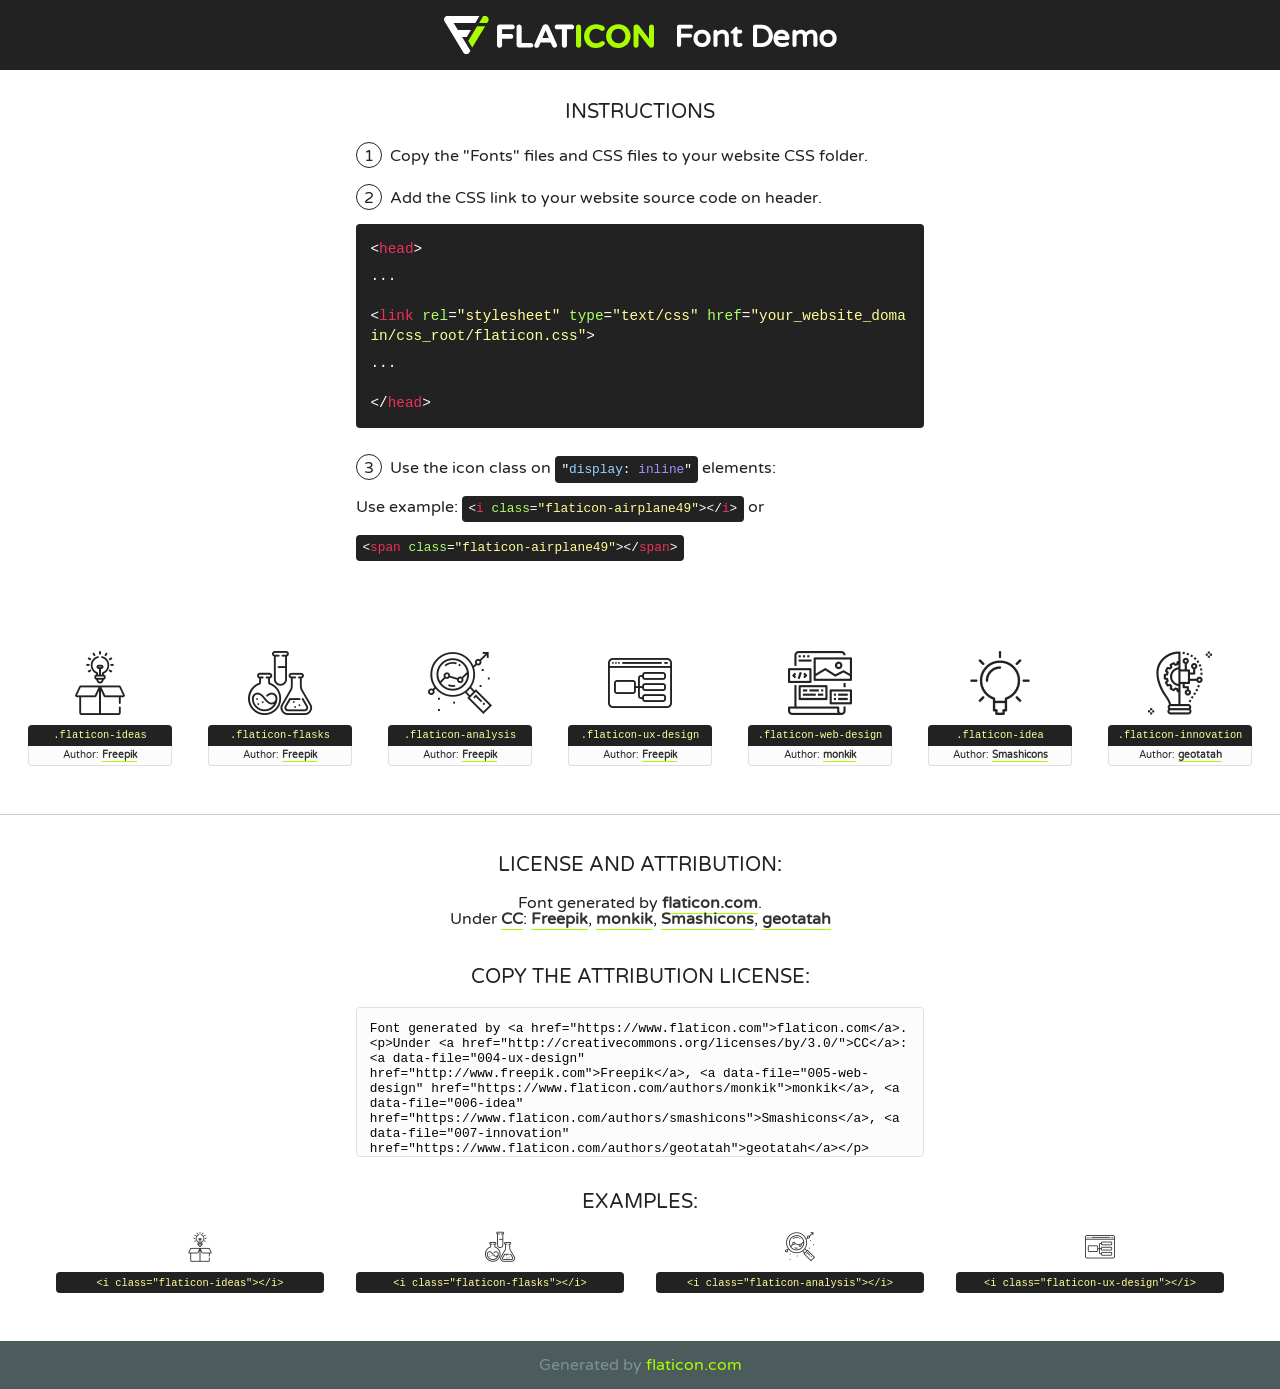
<file: fonts/flaticon/font/flaticon.html>
<!DOCTYPE html>
<!--
  Flaticon icon font: Flaticon
  Creation date: 20/03/2019 02:18
-->
<html>
<!DOCTYPE html>
<html>

<head>
    <title>Flaticon WebFont</title>
    <link href="http://fonts.googleapis.com/css?family=Varela+Round" rel="stylesheet" type="text/css" />
    <link rel="stylesheet" type="text/css" href="flaticon.css">
    <meta charset="UTF-8">
    <style>
    html, body, div, span, applet, object, iframe,
    h1, h2, h3, h4, h5, h6, p, blockquote, pre,
    a, abbr, acronym, address, big, cite, code,
    del, dfn, em, img, ins, kbd, q, s, samp,
    small, strike, strong, sub, sup, tt, var,
    b, u, i, center,
    dl, dt, dd, ol, ul, li,
    fieldset, form, label, legend,
    table, caption, tbody, tfoot, thead, tr, th, td,
    article, aside, canvas, details, embed, 
    figure, figcaption, footer, header, hgroup, 
    menu, nav, output, ruby, section, summary,
    time, mark, audio, video {
        margin: 0;
        padding: 0;
        border: 0;
        font-size: 100%;
        font: inherit;
        vertical-align: baseline;
    }
    /* HTML5 display-role reset for older browsers */
    article, aside, details, figcaption, figure, 
    footer, header, hgroup, menu, nav, section {
        display: block;
    }
    body {
        line-height: 1;
    }
    ol, ul {
        list-style: none;
    }
    blockquote, q {
        quotes: none;
    }
    blockquote:before, blockquote:after,
    q:before, q:after {
        content: '';
        content: none;
    }
    table {
        border-collapse: collapse;
        border-spacing: 0;
    }
    body {
        font-family: 'Varela Round', Helvetica, Arial, sans-serif;
        font-size: 16px;
        color: #222;
    }
    a {
        color: #333;
        border-bottom: 1px solid #a9fd00;
        font-weight: bold;
        text-decoration: none;
    }
    * {
        -moz-box-sizing: border-box;
        -webkit-box-sizing: border-box;
        box-sizing: border-box;
        margin: 0;
        padding: 0;
    }
    [class^="flaticon-"]:before, [class*=" flaticon-"]:before, [class^="flaticon-"]:after, [class*=" flaticon-"]:after {
        font-family: Flaticon;
        font-size: 30px;
        font-style: normal;
        margin-left: 20px;
        color: #333;
    }
    .wrapper {
        max-width: 600px;
        margin: auto;
        padding: 0 1em;
    }
    .title {
        font-size: 1.25em;
        text-align: center;
        margin-bottom: 1em;
        text-transform: uppercase;
    }
    header {
        text-align: center;
        background-color: #222;
        color: #fff;
        padding: 1em;
    }
    header .logo {
        width: 210px;
        height: 38px;
        display: inline-block;
        vertical-align: middle;
        margin-right: 1em;
        border: none;
    }
    header strong {
        font-size: 1.95em;
        font-weight: bold;
        vertical-align: middle;
        margin-top: 5px;
        display: inline-block;
    }
    .demo {
        margin: 2em auto;
        line-height: 1.25em;
    }
    .demo ul li {
        margin-bottom: 1em;
    }
    .demo ul li .num {
        color: #222;
        border-radius: 20px;
        display: inline-block;
        width: 26px;
        padding: 3px;
        height: 26px;
        text-align: center;
        margin-right: 0.5em;
        border: 1px solid #222;
    }
    .demo ul li code {
        background-color: #222;
        border-radius: 4px;
        padding: 0.25em 0.5em;
        display: inline-block;
        color: #fff;
        font-family: Consolas,Monaco,Lucida Console,Liberation Mono,DejaVu Sans Mono,Bitstream Vera Sans Mono,Courier New, monospace;
        font-weight: lighter;
        margin-top: 1em;
        font-size: 0.8em;
        word-break: break-all;
    }
    .demo ul li code.big {
        padding: 1em;
        font-size: 0.9em;
    }
    .demo ul li code .red {
        color: #EF3159;
    }
    .demo ul li code .green {
        color: #ACFF65;
    }
    .demo ul li code .yellow {
        color: #FFFF99;
    }
    .demo ul li code .blue {
        color: #99D3FF;
    }
    .demo ul li code .purple {
        color: #A295FF;
    }
    .demo ul li code .dots {
        margin-top: 0.5em;
        display: block;
    }
    #glyphs {
        border-bottom: 1px solid #ccc;
        padding: 2em 0;
        text-align: center;
    }
    .glyph {
        display: inline-block;
        width: 9em;
        margin: 1em;
        text-align: center;
        vertical-align: top;
        background: #FFF;
    }
    .glyph .glyph-icon {
        padding: 10px;
        display: block;
        font-family:"Flaticon";
        font-size: 64px;
        line-height: 1;
    }
    .glyph .glyph-icon:before {
        font-size: 64px;
        color: #222;
        margin-left: 0;
    }
    .class-name {
        font-size: 0.65em;
        background-color: #222;
        color: #fff;
        border-radius: 4px 4px 0 0;
        padding: 0.5em;
        color: #FFFF99;
        font-family: Consolas,Monaco,Lucida Console,Liberation Mono,DejaVu Sans Mono,Bitstream Vera Sans Mono,Courier New, monospace;
    }
    .author-name {
        font-size: 0.6em;
        background-color: #fcfcfd;
        border: 1px solid #DEDEE4;
        border-top: 0;
        border-radius: 0 0 4px 4px;
        padding: 0.5em;
    }
    .class-name:last-child {
        font-size: 10px;
        color:#888;
    }
    .class-name:last-child a {
        font-size: 10px;
        color:#555;
    }
    .class-name:last-child a:hover {
        color:#a9fd00;
    }
    .glyph > input {
        display: block;
        width: 100px;
        margin: 5px auto;
        text-align: center;
        font-size: 12px;
        cursor: text;
    }
    .glyph > input.icon-input {
        font-family:"Flaticon";
        font-size: 16px;
        margin-bottom: 10px;
    }
    .attribution .title {
        margin-top: 2em;
    }
    .attribution textarea {
        background-color: #fcfcfd;
        padding: 1em;
        border: none;
        box-shadow: none;
        border: 1px solid #DEDEE4;
        border-radius: 4px;
        resize: none;
        width: 100%;
        height: 150px;
        font-size: 0.8em;
        font-family: Consolas,Monaco,Lucida Console,Liberation Mono,DejaVu Sans Mono,Bitstream Vera Sans Mono,Courier New, monospace;
        -webkit-appearance: none;
    }
    .iconsuse {
        margin: 2em auto;
        text-align: center;
        max-width: 1200px;
    }
    .iconsuse:after {
        content: '';
        display: table;
        clear: both;
    }
    .iconsuse .image {
        float: left;
        width: 25%;
        padding: 0 1em;
    }
    .iconsuse .image p {
        margin-bottom: 1em;
    }
    .iconsuse .image span {
        display: block;
        font-size: 0.65em;
        background-color: #222;
        color: #fff;
        border-radius: 4px;
        padding: 0.5em;
        color: #FFFF99;
        margin-top: 1em;
        font-family: Consolas,Monaco,Lucida Console,Liberation Mono,DejaVu Sans Mono,Bitstream Vera Sans Mono,Courier New, monospace;
    }
    #footer {
        text-align: center;
        background-color: #4C5B5C;
        color: #7c9192;
        padding: 1em;
    }
    #footer a {
        border: none;
        color: #a9fd00;
        font-weight: normal;
    }
    @media (max-width: 960px) {
        .iconsuse .image {
            width: 50%;
        }
    }
    @media (max-width: 560px) {
        .iconsuse .image {
            width: 100%;
        }
    }
    </style>
</head>

<body class="characters-off">

    <header>
        <a href="https://www.flaticon.com" target="_blank" class="logo">
            <svg version="1.1" xmlns="http://www.w3.org/2000/svg" xmlns:xlink="http://www.w3.org/1999/xlink" xmlns:a="http://ns.adobe.com/AdobeSVGViewerExtensions/3.0/" viewBox="0 0 560.875 102.036" enable-background="new 0 0 560.875 102.036" xml:space="preserve">
                <defs>
                </defs>
                <g>
                    <g class="letters">
                        <path fill="#ffffff" d="M141.596,29.675c0-3.777,2.985-6.767,6.764-6.767h34.438c3.426,0,6.15,2.728,6.15,6.15
                        c0,3.43-2.724,6.149-6.15,6.149h-27.674v13.091h23.719c3.429,0,6.151,2.724,6.151,6.15c0,3.43-2.723,6.149-6.151,6.149h-23.719
                        v17.574c0,3.773-2.986,6.761-6.764,6.761c-3.779,0-6.764-2.989-6.764-6.761V29.675z"></path>
                        <path fill="#ffffff" d="M193.844,29.149c0-3.781,2.985-6.767,6.764-6.767c3.776,0,6.763,2.985,6.763,6.767v42.957h25.039
                        c3.426,0,6.149,2.726,6.149,6.153c0,3.425-2.723,6.15-6.149,6.15h-31.802c-3.779,0-6.764-2.986-6.764-6.768V29.149z"></path>
                        <path fill="#ffffff" d="M241.891,75.71l21.438-48.407c1.492-3.341,4.215-5.357,7.906-5.357h0.792
                        c3.686,0,6.323,2.017,7.815,5.357l21.439,48.407c0.436,0.967,0.701,1.845,0.701,2.723c0,3.602-2.809,6.501-6.414,6.501
                        c-3.161,0-5.269-1.845-6.499-4.655l-4.132-9.661h-27.059l-4.301,10.102c-1.144,2.631-3.426,4.214-6.237,4.214
                        c-3.517,0-6.24-2.81-6.24-6.325C241.1,77.64,241.451,76.677,241.891,75.71z M279.932,58.666l-8.521-20.297l-8.526,20.297H279.932
                        z"></path>
                        <path fill="#ffffff" d="M314.864,35.387H301.86c-3.429,0-6.239-2.813-6.239-6.238c0-3.429,2.811-6.24,6.239-6.24h39.533
                        c3.426,0,6.237,2.811,6.237,6.24c0,3.425-2.811,6.238-6.237,6.238h-13.001v42.785c0,3.773-2.99,6.761-6.764,6.761
                        c-3.779,0-6.764-2.989-6.764-6.761V35.387z"></path>
                        <path fill="#A9FD00" d="M352.615,29.149c0-3.781,2.985-6.767,6.767-6.767c3.774,0,6.761,2.985,6.761,6.767v49.024
                        c0,3.773-2.987,6.761-6.761,6.761c-3.781,0-6.767-2.989-6.767-6.761V29.149z"></path>
                        <path fill="#A9FD00" d="M374.132,53.836v-0.179c0-17.481,13.178-31.801,32.065-31.801c9.22,0,15.459,2.458,20.557,6.238
                        c1.402,1.054,2.637,2.985,2.637,5.357c0,3.692-2.985,6.59-6.681,6.59c-1.845,0-3.071-0.702-4.044-1.319
                        c-3.776-2.813-7.729-4.393-12.562-4.393c-10.364,0-17.831,8.611-17.831,19.154v0.173c0,10.542,7.291,19.329,17.831,19.329
                        c5.715,0,9.492-1.756,13.359-4.834c1.049-0.874,2.458-1.491,4.039-1.491c3.429,0,6.325,2.813,6.325,6.236
                        c0,2.106-1.056,3.78-2.282,4.834c-5.539,4.834-12.036,7.733-21.878,7.733C387.572,85.464,374.132,71.493,374.132,53.836z"></path>
                        <path fill="#A9FD00" d="M433.009,53.836v-0.179c0-17.481,13.79-31.801,32.766-31.801c18.981,0,32.592,14.143,32.592,31.628v0.173
                        c0,17.483-13.785,31.807-32.769,31.807C446.625,85.464,433.009,71.32,433.009,53.836z M484.224,53.836v-0.179
                        c0-10.539-7.725-19.326-18.626-19.326c-10.893,0-18.449,8.611-18.449,19.154v0.173c0,10.542,7.73,19.329,18.626,19.329
                        C476.676,72.986,484.224,64.378,484.224,53.836z"></path>
                        <path fill="#A9FD00" d="M506.233,29.321c0-3.774,2.99-6.763,6.767-6.763h1.401c3.252,0,5.183,1.583,7.029,3.953l26.093,34.265
                        V29.059c0-3.692,2.99-6.677,6.681-6.677c3.683,0,6.671,2.985,6.671,6.677v48.934c0,3.78-2.987,6.765-6.764,6.765h-0.436
                        c-3.257,0-5.188-1.581-7.034-3.953l-27.056-35.492v32.944c0,3.687-2.985,6.676-6.678,6.676c-3.683,0-6.673-2.989-6.673-6.676
                        V29.321z"></path>
                    </g>
                    <g class="insignia">
                        <path fill="#ffffff" d="M48.372,56.137h12.517l11.156-18.537H37.186L25.688,18.539h57.825L94.668,0H9.271
                        C5.925,0,2.842,1.801,1.198,4.716c-1.644,2.907-1.593,6.482,0.134,9.343l50.38,83.501c1.678,2.781,4.689,4.476,7.938,4.476
                        c3.246,0,6.257-1.695,7.935-4.476l2.898-4.804L48.372,56.137z"></path>
                        <g class="i">
                            <path fill="#A9FD00" d="M93.575,18.539h0.031v0.004l21.652,0.004l2.705-4.488c1.727-2.861,1.778-6.436,0.133-9.343
                            C116.454,1.801,113.371,0,110.026,0h-5.294L93.575,18.539z"></path>
                            <polygon fill="#A9FD00" points="88.291,27.356 64.725,66.486 75.519,84.404 109.942,27.356"></polygon>
                        </g>
                    </g>
                </g>
            </svg>
        </a>
        <strong>Font Demo</strong>
    </header>


    <section class="demo wrapper">

        <p class="title">Instructions</p>

        <ul>
            <li>
                <span class="num">1</span>Copy the "Fonts" files and CSS files to your website CSS folder.
            </li>
            <li>
                <span class="num">2</span>Add the CSS link to your website source code on header.
                <code class="big">
                    &lt;<span class="red">head</span>&gt;
                    <br/><span class="dots">...</span>
                    <br/>&lt;<span class="red">link</span> <span class="green">rel</span>=<span class="yellow">"stylesheet"</span> <span class="green">type</span>=<span class="yellow">"text/css"</span> <span class="green">href</span>=<span class="yellow">"your_website_domain/css_root/flaticon.css"</span>&gt;
                    <br/><span class="dots">...</span>
                    <br/>&lt;/<span class="red">head</span>&gt;
                </code>
            </li>

            <li>
                <p>
                    <span class="num">3</span>Use the icon class on <code>"<span class="blue">display</span>:<span class="purple"> inline</span>"</code> elements:
                    <br />
                    Use example: <code>&lt;<span class="red">i</span> <span class="green">class</span>=<span class="yellow">&quot;flaticon-airplane49&quot;</span>&gt;&lt;/<span class="red">i</span>&gt;</code> or <code>&lt;<span class="red">span</span> <span class="green">class</span>=<span class="yellow">&quot;flaticon-airplane49&quot;</span>&gt;&lt;/<span class="red">span</span>&gt;</code>
            </li>
        </ul>

    </section>




   <section id="glyphs">          
    
      
        <div class="glyph"><div class="glyph-icon flaticon-ideas"></div>
            <div class="class-name">.flaticon-ideas</div>
            <div class="author-name">Author: <a data-file="001-ideas" href="http://www.freepik.com">Freepik</a> </div> 
        </div>        
        
        <div class="glyph"><div class="glyph-icon flaticon-flasks"></div>
            <div class="class-name">.flaticon-flasks</div>
            <div class="author-name">Author: <a data-file="002-flasks" href="http://www.freepik.com">Freepik</a> </div> 
        </div>        
        
        <div class="glyph"><div class="glyph-icon flaticon-analysis"></div>
            <div class="class-name">.flaticon-analysis</div>
            <div class="author-name">Author: <a data-file="003-analysis" href="http://www.freepik.com">Freepik</a> </div> 
        </div>        
        
        <div class="glyph"><div class="glyph-icon flaticon-ux-design"></div>
            <div class="class-name">.flaticon-ux-design</div>
            <div class="author-name">Author: <a data-file="004-ux-design" href="http://www.freepik.com">Freepik</a> </div> 
        </div>        
        
        <div class="glyph"><div class="glyph-icon flaticon-web-design"></div>
            <div class="class-name">.flaticon-web-design</div>
            <div class="author-name">Author: <a data-file="005-web-design" href="https://www.flaticon.com/authors/monkik">monkik</a> </div> 
        </div>        
        
        <div class="glyph"><div class="glyph-icon flaticon-idea"></div>
            <div class="class-name">.flaticon-idea</div>
            <div class="author-name">Author: <a data-file="006-idea" href="https://www.flaticon.com/authors/smashicons">Smashicons</a> </div> 
        </div>        
        
        <div class="glyph"><div class="glyph-icon flaticon-innovation"></div>
            <div class="class-name">.flaticon-innovation</div>
            <div class="author-name">Author: <a data-file="007-innovation" href="https://www.flaticon.com/authors/geotatah">geotatah</a> </div> 
        </div>        
        

    </section>



    <section class="attribution wrapper"   style="text-align:center;">

      <div class="title">License and attribution:</div><div class="attrDiv">Font generated by <a href="https://www.flaticon.com">flaticon.com</a>. <div><p>Under <a href="http://creativecommons.org/licenses/by/3.0/">CC</a>: <a data-file="004-ux-design" href="http://www.freepik.com">Freepik</a>, <a data-file="005-web-design" href="https://www.flaticon.com/authors/monkik">monkik</a>, <a data-file="006-idea" href="https://www.flaticon.com/authors/smashicons">Smashicons</a>, <a data-file="007-innovation" href="https://www.flaticon.com/authors/geotatah">geotatah</a></p>  </div>
      </div>
      <div class="title">Copy the Attribution License:</div>

    <textarea onclick="this.focus();this.select();">Font generated by &lt;a href=&quot;https://www.flaticon.com&quot;&gt;flaticon.com&lt;/a&gt;. <p>Under <a href="http://creativecommons.org/licenses/by/3.0/">CC</a>: <a data-file="004-ux-design" href="http://www.freepik.com">Freepik</a>, <a data-file="005-web-design" href="https://www.flaticon.com/authors/monkik">monkik</a>, <a data-file="006-idea" href="https://www.flaticon.com/authors/smashicons">Smashicons</a>, <a data-file="007-innovation" href="https://www.flaticon.com/authors/geotatah">geotatah</a></p>  
     </textarea>

    </section>

    <section class="iconsuse">

          <div class="title">Examples:</div>            
             
            <div class="image">
                <p>
                    <i class="glyph-icon flaticon-ideas"></i> 
                    <span>&lt;i class=&quot;flaticon-ideas&quot;&gt;&lt;/i&gt;</span>
                </p>
            </div>
            
            <div class="image">
                <p>
                    <i class="glyph-icon flaticon-flasks"></i> 
                    <span>&lt;i class=&quot;flaticon-flasks&quot;&gt;&lt;/i&gt;</span>
                </p>
            </div>
            
            <div class="image">
                <p>
                    <i class="glyph-icon flaticon-analysis"></i> 
                    <span>&lt;i class=&quot;flaticon-analysis&quot;&gt;&lt;/i&gt;</span>
                </p>
            </div>
            
            <div class="image">
                <p>
                    <i class="glyph-icon flaticon-ux-design"></i> 
                    <span>&lt;i class=&quot;flaticon-ux-design&quot;&gt;&lt;/i&gt;</span>
                </p>
            </div>
                       
        </div>
                            
    </section>

<div id="footer">
    <div>Generated by <a href="https://www.flaticon.com">flaticon.com</a>
    </div>
</div>



</body>
</html>
</file>
<file: css/flaticon.css>
/*
  	Flaticon icon font: Flaticon
  	Creation date: 04/01/2019 13:45
  	*/


@font-face {
  font-family: "Flaticon";
  src: url("../fonts/flaticon/font/Flaticon.eot");
  src: url("../fonts/flaticon/font/Flaticon.eot?#iefix") format("embedded-opentype"),
       url("../fonts/flaticon/font/Flaticon.woff") format("woff"),
       url("../fonts/flaticon/font/Flaticon.ttf") format("truetype"),
       url("../fonts/flaticon/font/Flaticon.svg#Flaticon") format("svg");
  font-weight: normal;
  font-style: normal;
}

@media screen and (-webkit-min-device-pixel-ratio:0) {
  @font-face {
    font-family: "Flaticon";
    src: url("../fonts/flaticon/font/Flaticon.svg#Flaticon") format("svg");
  }
}

[class^="flaticon-"]:before, [class*=" flaticon-"]:before,
[class^="flaticon-"]:after, [class*=" flaticon-"]:after {   
  font-family: Flaticon;
  font-style: normal;
  font-weight: normal;
  font-variant: normal;
  text-transform: none;
  line-height: 1;

  /* Better Font Rendering =========== */
  -webkit-font-smoothing: antialiased;
  -moz-osx-font-smoothing: grayscale;
}

.flaticon-ideas:before { content: "\f100"; }
.flaticon-flasks:before { content: "\f101"; }
.flaticon-analysis:before { content: "\f102"; }
.flaticon-ux-design:before { content: "\f103"; }
.flaticon-web-design:before { content: "\f104"; }
.flaticon-idea:before { content: "\f105"; }
.flaticon-innovation:before { content: "\f106"; }
</file>
<file: css/icomoon.css>
@font-face {
  font-family: 'icomoon';
  src:  url('../fonts/icomoon/icomoon.eot?6tt51o');
  src:  url('../fonts/icomoon/icomoon.eot?6tt51o#iefix') format('embedded-opentype'),
    url('../fonts/icomoon/icomoon.ttf?6tt51o') format('truetype'),
    url('../fonts/icomoon/icomoon.woff?6tt51o') format('woff'),
    url('../fonts/icomoon/icomoon.svg?6tt51o#icomoon') format('svg');
  font-weight: normal;
  font-style: normal;
}

[class^="icon-"], [class*=" icon-"] {
  /* use !important to prevent issues with browser extensions that change fonts */
  font-family: 'icomoon' !important;
  speak: none;
  font-style: normal;
  font-weight: normal;
  font-variant: normal;
  text-transform: none;
  line-height: 1;

  /* Better Font Rendering =========== */
  -webkit-font-smoothing: antialiased;
  -moz-osx-font-smoothing: grayscale;
}

.icon-asterisk:before {
  content: "\f069";
}
.icon-plus:before {
  content: "\f067";
}
.icon-question:before {
  content: "\f128";
}
.icon-minus:before {
  content: "\f068";
}
.icon-glass:before {
  content: "\f000";
}
.icon-music:before {
  content: "\f001";
}
.icon-search:before {
  content: "\f002";
}
.icon-envelope-o:before {
  content: "\f003";
}
.icon-heart:before {
  content: "\f004";
}
.icon-star:before {
  content: "\f005";
}
.icon-star-o:before {
  content: "\f006";
}
.icon-user:before {
  content: "\f007";
}
.icon-film:before {
  content: "\f008";
}
.icon-th-large:before {
  content: "\f009";
}
.icon-th:before {
  content: "\f00a";
}
.icon-th-list:before {
  content: "\f00b";
}
.icon-check:before {
  content: "\f00c";
}
.icon-close:before {
  content: "\f00d";
}
.icon-remove:before {
  content: "\f00d";
}
.icon-times:before {
  content: "\f00d";
}
.icon-search-plus:before {
  content: "\f00e";
}
.icon-search-minus:before {
  content: "\f010";
}
.icon-power-off:before {
  content: "\f011";
}
.icon-signal:before {
  content: "\f012";
}
.icon-cog:before {
  content: "\f013";
}
.icon-gear:before {
  content: "\f013";
}
.icon-trash-o:before {
  content: "\f014";
}
.icon-home:before {
  content: "\f015";
}
.icon-file-o:before {
  content: "\f016";
}
.icon-clock-o:before {
  content: "\f017";
}
.icon-road:before {
  content: "\f018";
}
.icon-download:before {
  content: "\f019";
}
.icon-arrow-circle-o-down:before {
  content: "\f01a";
}
.icon-arrow-circle-o-up:before {
  content: "\f01b";
}
.icon-inbox:before {
  content: "\f01c";
}
.icon-play-circle-o:before {
  content: "\f01d";
}
.icon-repeat:before {
  content: "\f01e";
}
.icon-rotate-right:before {
  content: "\f01e";
}
.icon-refresh:before {
  content: "\f021";
}
.icon-list-alt:before {
  content: "\f022";
}
.icon-lock:before {
  content: "\f023";
}
.icon-flag:before {
  content: "\f024";
}
.icon-headphones:before {
  content: "\f025";
}
.icon-volume-off:before {
  content: "\f026";
}
.icon-volume-down:before {
  content: "\f027";
}
.icon-volume-up:before {
  content: "\f028";
}
.icon-qrcode:before {
  content: "\f029";
}
.icon-barcode:before {
  content: "\f02a";
}
.icon-tag:before {
  content: "\f02b";
}
.icon-tags:before {
  content: "\f02c";
}
.icon-book:before {
  content: "\f02d";
}
.icon-bookmark:before {
  content: "\f02e";
}
.icon-print:before {
  content: "\f02f";
}
.icon-camera:before {
  content: "\f030";
}
.icon-font:before {
  content: "\f031";
}
.icon-bold:before {
  content: "\f032";
}
.icon-italic:before {
  content: "\f033";
}
.icon-text-height:before {
  content: "\f034";
}
.icon-text-width:before {
  content: "\f035";
}
.icon-align-left:before {
  content: "\f036";
}
.icon-align-center:before {
  content: "\f037";
}
.icon-align-right:before {
  content: "\f038";
}
.icon-align-justify:before {
  content: "\f039";
}
.icon-list:before {
  content: "\f03a";
}
.icon-dedent:before {
  content: "\f03b";
}
.icon-outdent:before {
  content: "\f03b";
}
.icon-indent:before {
  content: "\f03c";
}
.icon-video-camera:before {
  content: "\f03d";
}
.icon-image:before {
  content: "\f03e";
}
.icon-photo:before {
  content: "\f03e";
}
.icon-picture-o:before {
  content: "\f03e";
}
.icon-pencil:before {
  content: "\f040";
}
.icon-map-marker:before {
  content: "\f041";
}
.icon-adjust:before {
  content: "\f042";
}
.icon-tint:before {
  content: "\f043";
}
.icon-edit:before {
  content: "\f044";
}
.icon-pencil-square-o:before {
  content: "\f044";
}
.icon-share-square-o:before {
  content: "\f045";
}
.icon-check-square-o:before {
  content: "\f046";
}
.icon-arrows:before {
  content: "\f047";
}
.icon-step-backward:before {
  content: "\f048";
}
.icon-fast-backward:before {
  content: "\f049";
}
.icon-backward:before {
  content: "\f04a";
}
.icon-play:before {
  content: "\f04b";
}
.icon-pause:before {
  content: "\f04c";
}
.icon-stop:before {
  content: "\f04d";
}
.icon-forward:before {
  content: "\f04e";
}
.icon-fast-forward:before {
  content: "\f050";
}
.icon-step-forward:before {
  content: "\f051";
}
.icon-eject:before {
  content: "\f052";
}
.icon-chevron-left:before {
  content: "\f053";
}
.icon-chevron-right:before {
  content: "\f054";
}
.icon-plus-circle:before {
  content: "\f055";
}
.icon-minus-circle:before {
  content: "\f056";
}
.icon-times-circle:before {
  content: "\f057";
}
.icon-check-circle:before {
  content: "\f058";
}
.icon-question-circle:before {
  content: "\f059";
}
.icon-info-circle:before {
  content: "\f05a";
}
.icon-crosshairs:before {
  content: "\f05b";
}
.icon-times-circle-o:before {
  content: "\f05c";
}
.icon-check-circle-o:before {
  content: "\f05d";
}
.icon-ban:before {
  content: "\f05e";
}
.icon-arrow-left:before {
  content: "\f060";
}
.icon-arrow-right:before {
  content: "\f061";
}
.icon-arrow-up:before {
  content: "\f062";
}
.icon-arrow-down:before {
  content: "\f063";
}
.icon-mail-forward:before {
  content: "\f064";
}
.icon-share:before {
  content: "\f064";
}
.icon-expand:before {
  content: "\f065";
}
.icon-compress:before {
  content: "\f066";
}
.icon-exclamation-circle:before {
  content: "\f06a";
}
.icon-gift:before {
  content: "\f06b";
}
.icon-leaf:before {
  content: "\f06c";
}
.icon-fire:before {
  content: "\f06d";
}
.icon-eye:before {
  content: "\f06e";
}
.icon-eye-slash:before {
  content: "\f070";
}
.icon-exclamation-triangle:before {
  content: "\f071";
}
.icon-warning:before {
  content: "\f071";
}
.icon-plane:before {
  content: "\f072";
}
.icon-calendar:before {
  content: "\f073";
}
.icon-random:before {
  content: "\f074";
}
.icon-comment:before {
  content: "\f075";
}
.icon-magnet:before {
  content: "\f076";
}
.icon-chevron-up:before {
  content: "\f077";
}
.icon-chevron-down:before {
  content: "\f078";
}
.icon-retweet:before {
  content: "\f079";
}
.icon-shopping-cart:before {
  content: "\f07a";
}
.icon-folder:before {
  content: "\f07b";
}
.icon-folder-open:before {
  content: "\f07c";
}
.icon-arrows-v:before {
  content: "\f07d";
}
.icon-arrows-h:before {
  content: "\f07e";
}
.icon-bar-chart:before {
  content: "\f080";
}
.icon-bar-chart-o:before {
  content: "\f080";
}
.icon-twitter-square:before {
  content: "\f081";
}
.icon-facebook-square:before {
  content: "\f082";
}
.icon-camera-retro:before {
  content: "\f083";
}
.icon-key:before {
  content: "\f084";
}
.icon-cogs:before {
  content: "\f085";
}
.icon-gears:before {
  content: "\f085";
}
.icon-comments:before {
  content: "\f086";
}
.icon-thumbs-o-up:before {
  content: "\f087";
}
.icon-thumbs-o-down:before {
  content: "\f088";
}
.icon-star-half:before {
  content: "\f089";
}
.icon-heart-o:before {
  content: "\f08a";
}
.icon-sign-out:before {
  content: "\f08b";
}
.icon-linkedin-square:before {
  content: "\f08c";
}
.icon-thumb-tack:before {
  content: "\f08d";
}
.icon-external-link:before {
  content: "\f08e";
}
.icon-sign-in:before {
  content: "\f090";
}
.icon-trophy:before {
  content: "\f091";
}
.icon-github-square:before {
  content: "\f092";
}
.icon-upload:before {
  content: "\f093";
}
.icon-lemon-o:before {
  content: "\f094";
}
.icon-phone:before {
  content: "\f095";
}
.icon-square-o:before {
  content: "\f096";
}
.icon-bookmark-o:before {
  content: "\f097";
}
.icon-phone-square:before {
  content: "\f098";
}
.icon-twitter:before {
  content: "\f099";
}
.icon-facebook:before {
  content: "\f09a";
}
.icon-facebook-f:before {
  content: "\f09a";
}
.icon-github:before {
  content: "\f09b";
}
.icon-unlock:before {
  content: "\f09c";
}
.icon-credit-card:before {
  content: "\f09d";
}
.icon-feed:before {
  content: "\f09e";
}
.icon-rss:before {
  content: "\f09e";
}
.icon-hdd-o:before {
  content: "\f0a0";
}
.icon-bullhorn:before {
  content: "\f0a1";
}
.icon-bell-o:before {
  content: "\f0a2";
}
.icon-certificate:before {
  content: "\f0a3";
}
.icon-hand-o-right:before {
  content: "\f0a4";
}
.icon-hand-o-left:before {
  content: "\f0a5";
}
.icon-hand-o-up:before {
  content: "\f0a6";
}
.icon-hand-o-down:before {
  content: "\f0a7";
}
.icon-arrow-circle-left:before {
  content: "\f0a8";
}
.icon-arrow-circle-right:before {
  content: "\f0a9";
}
.icon-arrow-circle-up:before {
  content: "\f0aa";
}
.icon-arrow-circle-down:before {
  content: "\f0ab";
}
.icon-globe:before {
  content: "\f0ac";
}
.icon-wrench:before {
  content: "\f0ad";
}
.icon-tasks:before {
  content: "\f0ae";
}
.icon-filter:before {
  content: "\f0b0";
}
.icon-briefcase:before {
  content: "\f0b1";
}
.icon-arrows-alt:before {
  content: "\f0b2";
}
.icon-group:before {
  content: "\f0c0";
}
.icon-users:before {
  content: "\f0c0";
}
.icon-chain:before {
  content: "\f0c1";
}
.icon-link:before {
  content: "\f0c1";
}
.icon-cloud:before {
  content: "\f0c2";
}
.icon-flask:before {
  content: "\f0c3";
}
.icon-cut:before {
  content: "\f0c4";
}
.icon-scissors:before {
  content: "\f0c4";
}
.icon-copy:before {
  content: "\f0c5";
}
.icon-files-o:before {
  content: "\f0c5";
}
.icon-paperclip:before {
  content: "\f0c6";
}
.icon-floppy-o:before {
  content: "\f0c7";
}
.icon-save:before {
  content: "\f0c7";
}
.icon-square:before {
  content: "\f0c8";
}
.icon-bars:before {
  content: "\f0c9";
}
.icon-navicon:before {
  content: "\f0c9";
}
.icon-reorder:before {
  content: "\f0c9";
}
.icon-list-ul:before {
  content: "\f0ca";
}
.icon-list-ol:before {
  content: "\f0cb";
}
.icon-strikethrough:before {
  content: "\f0cc";
}
.icon-underline:before {
  content: "\f0cd";
}
.icon-table:before {
  content: "\f0ce";
}
.icon-magic:before {
  content: "\f0d0";
}
.icon-truck:before {
  content: "\f0d1";
}
.icon-pinterest:before {
  content: "\f0d2";
}
.icon-pinterest-square:before {
  content: "\f0d3";
}
.icon-google-plus-square:before {
  content: "\f0d4";
}
.icon-google-plus:before {
  content: "\f0d5";
}
.icon-money:before {
  content: "\f0d6";
}
.icon-caret-down:before {
  content: "\f0d7";
}
.icon-caret-up:before {
  content: "\f0d8";
}
.icon-caret-left:before {
  content: "\f0d9";
}
.icon-caret-right:before {
  content: "\f0da";
}
.icon-columns:before {
  content: "\f0db";
}
.icon-sort:before {
  content: "\f0dc";
}
.icon-unsorted:before {
  content: "\f0dc";
}
.icon-sort-desc:before {
  content: "\f0dd";
}
.icon-sort-down:before {
  content: "\f0dd";
}
.icon-sort-asc:before {
  content: "\f0de";
}
.icon-sort-up:before {
  content: "\f0de";
}
.icon-envelope:before {
  content: "\f0e0";
}
.icon-linkedin:before {
  content: "\f0e1";
}
.icon-rotate-left:before {
  content: "\f0e2";
}
.icon-undo:before {
  content: "\f0e2";
}
.icon-gavel:before {
  content: "\f0e3";
}
.icon-legal:before {
  content: "\f0e3";
}
.icon-dashboard:before {
  content: "\f0e4";
}
.icon-tachometer:before {
  content: "\f0e4";
}
.icon-comment-o:before {
  content: "\f0e5";
}
.icon-comments-o:before {
  content: "\f0e6";
}
.icon-bolt:before {
  content: "\f0e7";
}
.icon-flash:before {
  content: "\f0e7";
}
.icon-sitemap:before {
  content: "\f0e8";
}
.icon-umbrella:before {
  content: "\f0e9";
}
.icon-clipboard:before {
  content: "\f0ea";
}
.icon-paste:before {
  content: "\f0ea";
}
.icon-lightbulb-o:before {
  content: "\f0eb";
}
.icon-exchange:before {
  content: "\f0ec";
}
.icon-cloud-download:before {
  content: "\f0ed";
}
.icon-cloud-upload:before {
  content: "\f0ee";
}
.icon-user-md:before {
  content: "\f0f0";
}
.icon-stethoscope:before {
  content: "\f0f1";
}
.icon-suitcase:before {
  content: "\f0f2";
}
.icon-bell:before {
  content: "\f0f3";
}
.icon-coffee:before {
  content: "\f0f4";
}
.icon-cutlery:before {
  content: "\f0f5";
}
.icon-file-text-o:before {
  content: "\f0f6";
}
.icon-building-o:before {
  content: "\f0f7";
}
.icon-hospital-o:before {
  content: "\f0f8";
}
.icon-ambulance:before {
  content: "\f0f9";
}
.icon-medkit:before {
  content: "\f0fa";
}
.icon-fighter-jet:before {
  content: "\f0fb";
}
.icon-beer:before {
  content: "\f0fc";
}
.icon-h-square:before {
  content: "\f0fd";
}
.icon-plus-square:before {
  content: "\f0fe";
}
.icon-angle-double-left:before {
  content: "\f100";
}
.icon-angle-double-right:before {
  content: "\f101";
}
.icon-angle-double-up:before {
  content: "\f102";
}
.icon-angle-double-down:before {
  content: "\f103";
}
.icon-angle-left:before {
  content: "\f104";
}
.icon-angle-right:before {
  content: "\f105";
}
.icon-angle-up:before {
  content: "\f106";
}
.icon-angle-down:before {
  content: "\f107";
}
.icon-desktop:before {
  content: "\f108";
}
.icon-laptop:before {
  content: "\f109";
}
.icon-tablet:before {
  content: "\f10a";
}
.icon-mobile:before {
  content: "\f10b";
}
.icon-mobile-phone:before {
  content: "\f10b";
}
.icon-circle-o:before {
  content: "\f10c";
}
.icon-quote-left:before {
  content: "\f10d";
}
.icon-quote-right:before {
  content: "\f10e";
}
.icon-spinner:before {
  content: "\f110";
}
.icon-circle:before {
  content: "\f111";
}
.icon-mail-reply:before {
  content: "\f112";
}
.icon-reply:before {
  content: "\f112";
}
.icon-github-alt:before {
  content: "\f113";
}
.icon-folder-o:before {
  content: "\f114";
}
.icon-folder-open-o:before {
  content: "\f115";
}
.icon-smile-o:before {
  content: "\f118";
}
.icon-frown-o:before {
  content: "\f119";
}
.icon-meh-o:before {
  content: "\f11a";
}
.icon-gamepad:before {
  content: "\f11b";
}
.icon-keyboard-o:before {
  content: "\f11c";
}
.icon-flag-o:before {
  content: "\f11d";
}
.icon-flag-checkered:before {
  content: "\f11e";
}
.icon-terminal:before {
  content: "\f120";
}
.icon-code:before {
  content: "\f121";
}
.icon-mail-reply-all:before {
  content: "\f122";
}
.icon-reply-all:before {
  content: "\f122";
}
.icon-star-half-empty:before {
  content: "\f123";
}
.icon-star-half-full:before {
  content: "\f123";
}
.icon-star-half-o:before {
  content: "\f123";
}
.icon-location-arrow:before {
  content: "\f124";
}
.icon-crop:before {
  content: "\f125";
}
.icon-code-fork:before {
  content: "\f126";
}
.icon-chain-broken:before {
  content: "\f127";
}
.icon-unlink:before {
  content: "\f127";
}
.icon-info:before {
  content: "\f129";
}
.icon-exclamation:before {
  content: "\f12a";
}
.icon-superscript:before {
  content: "\f12b";
}
.icon-subscript:before {
  content: "\f12c";
}
.icon-eraser:before {
  content: "\f12d";
}
.icon-puzzle-piece:before {
  content: "\f12e";
}
.icon-microphone:before {
  content: "\f130";
}
.icon-microphone-slash:before {
  content: "\f131";
}
.icon-shield:before {
  content: "\f132";
}
.icon-calendar-o:before {
  content: "\f133";
}
.icon-fire-extinguisher:before {
  content: "\f134";
}
.icon-rocket:before {
  content: "\f135";
}
.icon-maxcdn:before {
  content: "\f136";
}
.icon-chevron-circle-left:before {
  content: "\f137";
}
.icon-chevron-circle-right:before {
  content: "\f138";
}
.icon-chevron-circle-up:before {
  content: "\f139";
}
.icon-chevron-circle-down:before {
  content: "\f13a";
}
.icon-html5:before {
  content: "\f13b";
}
.icon-css3:before {
  content: "\f13c";
}
.icon-anchor:before {
  content: "\f13d";
}
.icon-unlock-alt:before {
  content: "\f13e";
}
.icon-bullseye:before {
  content: "\f140";
}
.icon-ellipsis-h:before {
  content: "\f141";
}
.icon-ellipsis-v:before {
  content: "\f142";
}
.icon-rss-square:before {
  content: "\f143";
}
.icon-play-circle:before {
  content: "\f144";
}
.icon-ticket:before {
  content: "\f145";
}
.icon-minus-square:before {
  content: "\f146";
}
.icon-minus-square-o:before {
  content: "\f147";
}
.icon-level-up:before {
  content: "\f148";
}
.icon-level-down:before {
  content: "\f149";
}
.icon-check-square:before {
  content: "\f14a";
}
.icon-pencil-square:before {
  content: "\f14b";
}
.icon-external-link-square:before {
  content: "\f14c";
}
.icon-share-square:before {
  content: "\f14d";
}
.icon-compass:before {
  content: "\f14e";
}
.icon-caret-square-o-down:before {
  content: "\f150";
}
.icon-toggle-down:before {
  content: "\f150";
}
.icon-caret-square-o-up:before {
  content: "\f151";
}
.icon-toggle-up:before {
  content: "\f151";
}
.icon-caret-square-o-right:before {
  content: "\f152";
}
.icon-toggle-right:before {
  content: "\f152";
}
.icon-eur:before {
  content: "\f153";
}
.icon-euro:before {
  content: "\f153";
}
.icon-gbp:before {
  content: "\f154";
}
.icon-dollar:before {
  content: "\f155";
}
.icon-usd:before {
  content: "\f155";
}
.icon-inr:before {
  content: "\f156";
}
.icon-rupee:before {
  content: "\f156";
}
.icon-cny:before {
  content: "\f157";
}
.icon-jpy:before {
  content: "\f157";
}
.icon-rmb:before {
  content: "\f157";
}
.icon-yen:before {
  content: "\f157";
}
.icon-rouble:before {
  content: "\f158";
}
.icon-rub:before {
  content: "\f158";
}
.icon-ruble:before {
  content: "\f158";
}
.icon-krw:before {
  content: "\f159";
}
.icon-won:before {
  content: "\f159";
}
.icon-bitcoin:before {
  content: "\f15a";
}
.icon-btc:before {
  content: "\f15a";
}
.icon-file:before {
  content: "\f15b";
}
.icon-file-text:before {
  content: "\f15c";
}
.icon-sort-alpha-asc:before {
  content: "\f15d";
}
.icon-sort-alpha-desc:before {
  content: "\f15e";
}
.icon-sort-amount-asc:before {
  content: "\f160";
}
.icon-sort-amount-desc:before {
  content: "\f161";
}
.icon-sort-numeric-asc:before {
  content: "\f162";
}
.icon-sort-numeric-desc:before {
  content: "\f163";
}
.icon-thumbs-up:before {
  content: "\f164";
}
.icon-thumbs-down:before {
  content: "\f165";
}
.icon-youtube-square:before {
  content: "\f166";
}
.icon-youtube:before {
  content: "\f167";
}
.icon-xing:before {
  content: "\f168";
}
.icon-xing-square:before {
  content: "\f169";
}
.icon-youtube-play:before {
  content: "\f16a";
}
.icon-dropbox:before {
  content: "\f16b";
}
.icon-stack-overflow:before {
  content: "\f16c";
}
.icon-instagram:before {
  content: "\f16d";
}
.icon-flickr:before {
  content: "\f16e";
}
.icon-adn:before {
  content: "\f170";
}
.icon-bitbucket:before {
  content: "\f171";
}
.icon-bitbucket-square:before {
  content: "\f172";
}
.icon-tumblr:before {
  content: "\f173";
}
.icon-tumblr-square:before {
  content: "\f174";
}
.icon-long-arrow-down:before {
  content: "\f175";
}
.icon-long-arrow-up:before {
  content: "\f176";
}
.icon-long-arrow-left:before {
  content: "\f177";
}
.icon-long-arrow-right:before {
  content: "\f178";
}
.icon-apple:before {
  content: "\f179";
}
.icon-windows:before {
  content: "\f17a";
}
.icon-android:before {
  content: "\f17b";
}
.icon-linux:before {
  content: "\f17c";
}
.icon-dribbble:before {
  content: "\f17d";
}
.icon-skype:before {
  content: "\f17e";
}
.icon-foursquare:before {
  content: "\f180";
}
.icon-trello:before {
  content: "\f181";
}
.icon-female:before {
  content: "\f182";
}
.icon-male:before {
  content: "\f183";
}
.icon-gittip:before {
  content: "\f184";
}
.icon-gratipay:before {
  content: "\f184";
}
.icon-sun-o:before {
  content: "\f185";
}
.icon-moon-o:before {
  content: "\f186";
}
.icon-archive:before {
  content: "\f187";
}
.icon-bug:before {
  content: "\f188";
}
.icon-vk:before {
  content: "\f189";
}
.icon-weibo:before {
  content: "\f18a";
}
.icon-renren:before {
  content: "\f18b";
}
.icon-pagelines:before {
  content: "\f18c";
}
.icon-stack-exchange:before {
  content: "\f18d";
}
.icon-arrow-circle-o-right:before {
  content: "\f18e";
}
.icon-arrow-circle-o-left:before {
  content: "\f190";
}
.icon-caret-square-o-left:before {
  content: "\f191";
}
.icon-toggle-left:before {
  content: "\f191";
}
.icon-dot-circle-o:before {
  content: "\f192";
}
.icon-wheelchair:before {
  content: "\f193";
}
.icon-vimeo-square:before {
  content: "\f194";
}
.icon-try:before {
  content: "\f195";
}
.icon-turkish-lira:before {
  content: "\f195";
}
.icon-plus-square-o:before {
  content: "\f196";
}
.icon-space-shuttle:before {
  content: "\f197";
}
.icon-slack:before {
  content: "\f198";
}
.icon-envelope-square:before {
  content: "\f199";
}
.icon-wordpress:before {
  content: "\f19a";
}
.icon-openid:before {
  content: "\f19b";
}
.icon-bank:before {
  content: "\f19c";
}
.icon-institution:before {
  content: "\f19c";
}
.icon-university:before {
  content: "\f19c";
}
.icon-graduation-cap:before {
  content: "\f19d";
}
.icon-mortar-board:before {
  content: "\f19d";
}
.icon-yahoo:before {
  content: "\f19e";
}
.icon-google:before {
  content: "\f1a0";
}
.icon-reddit:before {
  content: "\f1a1";
}
.icon-reddit-square:before {
  content: "\f1a2";
}
.icon-stumbleupon-circle:before {
  content: "\f1a3";
}
.icon-stumbleupon:before {
  content: "\f1a4";
}
.icon-delicious:before {
  content: "\f1a5";
}
.icon-digg:before {
  content: "\f1a6";
}
.icon-pied-piper-pp:before {
  content: "\f1a7";
}
.icon-pied-piper-alt:before {
  content: "\f1a8";
}
.icon-drupal:before {
  content: "\f1a9";
}
.icon-joomla:before {
  content: "\f1aa";
}
.icon-language:before {
  content: "\f1ab";
}
.icon-fax:before {
  content: "\f1ac";
}
.icon-building:before {
  content: "\f1ad";
}
.icon-child:before {
  content: "\f1ae";
}
.icon-paw:before {
  content: "\f1b0";
}
.icon-spoon:before {
  content: "\f1b1";
}
.icon-cube:before {
  content: "\f1b2";
}
.icon-cubes:before {
  content: "\f1b3";
}
.icon-behance:before {
  content: "\f1b4";
}
.icon-behance-square:before {
  content: "\f1b5";
}
.icon-steam:before {
  content: "\f1b6";
}
.icon-steam-square:before {
  content: "\f1b7";
}
.icon-recycle:before {
  content: "\f1b8";
}
.icon-automobile:before {
  content: "\f1b9";
}
.icon-car:before {
  content: "\f1b9";
}
.icon-cab:before {
  content: "\f1ba";
}
.icon-taxi:before {
  content: "\f1ba";
}
.icon-tree:before {
  content: "\f1bb";
}
.icon-spotify:before {
  content: "\f1bc";
}
.icon-deviantart:before {
  content: "\f1bd";
}
.icon-soundcloud:before {
  content: "\f1be";
}
.icon-database:before {
  content: "\f1c0";
}
.icon-file-pdf-o:before {
  content: "\f1c1";
}
.icon-file-word-o:before {
  content: "\f1c2";
}
.icon-file-excel-o:before {
  content: "\f1c3";
}
.icon-file-powerpoint-o:before {
  content: "\f1c4";
}
.icon-file-image-o:before {
  content: "\f1c5";
}
.icon-file-photo-o:before {
  content: "\f1c5";
}
.icon-file-picture-o:before {
  content: "\f1c5";
}
.icon-file-archive-o:before {
  content: "\f1c6";
}
.icon-file-zip-o:before {
  content: "\f1c6";
}
.icon-file-audio-o:before {
  content: "\f1c7";
}
.icon-file-sound-o:before {
  content: "\f1c7";
}
.icon-file-movie-o:before {
  content: "\f1c8";
}
.icon-file-video-o:before {
  content: "\f1c8";
}
.icon-file-code-o:before {
  content: "\f1c9";
}
.icon-vine:before {
  content: "\f1ca";
}
.icon-codepen:before {
  content: "\f1cb";
}
.icon-jsfiddle:before {
  content: "\f1cc";
}
.icon-life-bouy:before {
  content: "\f1cd";
}
.icon-life-buoy:before {
  content: "\f1cd";
}
.icon-life-ring:before {
  content: "\f1cd";
}
.icon-life-saver:before {
  content: "\f1cd";
}
.icon-support:before {
  content: "\f1cd";
}
.icon-circle-o-notch:before {
  content: "\f1ce";
}
.icon-ra:before {
  content: "\f1d0";
}
.icon-rebel:before {
  content: "\f1d0";
}
.icon-resistance:before {
  content: "\f1d0";
}
.icon-empire:before {
  content: "\f1d1";
}
.icon-ge:before {
  content: "\f1d1";
}
.icon-git-square:before {
  content: "\f1d2";
}
.icon-git:before {
  content: "\f1d3";
}
.icon-hacker-news:before {
  content: "\f1d4";
}
.icon-y-combinator-square:before {
  content: "\f1d4";
}
.icon-yc-square:before {
  content: "\f1d4";
}
.icon-tencent-weibo:before {
  content: "\f1d5";
}
.icon-qq:before {
  content: "\f1d6";
}
.icon-wechat:before {
  content: "\f1d7";
}
.icon-weixin:before {
  content: "\f1d7";
}
.icon-paper-plane:before {
  content: "\f1d8";
}
.icon-send:before {
  content: "\f1d8";
}
.icon-paper-plane-o:before {
  content: "\f1d9";
}
.icon-send-o:before {
  content: "\f1d9";
}
.icon-history:before {
  content: "\f1da";
}
.icon-circle-thin:before {
  content: "\f1db";
}
.icon-header:before {
  content: "\f1dc";
}
.icon-paragraph:before {
  content: "\f1dd";
}
.icon-sliders:before {
  content: "\f1de";
}
.icon-share-alt:before {
  content: "\f1e0";
}
.icon-share-alt-square:before {
  content: "\f1e1";
}
.icon-bomb:before {
  content: "\f1e2";
}
.icon-futbol-o:before {
  content: "\f1e3";
}
.icon-soccer-ball-o:before {
  content: "\f1e3";
}
.icon-tty:before {
  content: "\f1e4";
}
.icon-binoculars:before {
  content: "\f1e5";
}
.icon-plug:before {
  content: "\f1e6";
}
.icon-slideshare:before {
  content: "\f1e7";
}
.icon-twitch:before {
  content: "\f1e8";
}
.icon-yelp:before {
  content: "\f1e9";
}
.icon-newspaper-o:before {
  content: "\f1ea";
}
.icon-wifi:before {
  content: "\f1eb";
}
.icon-calculator:before {
  content: "\f1ec";
}
.icon-paypal:before {
  content: "\f1ed";
}
.icon-google-wallet:before {
  content: "\f1ee";
}
.icon-cc-visa:before {
  content: "\f1f0";
}
.icon-cc-mastercard:before {
  content: "\f1f1";
}
.icon-cc-discover:before {
  content: "\f1f2";
}
.icon-cc-amex:before {
  content: "\f1f3";
}
.icon-cc-paypal:before {
  content: "\f1f4";
}
.icon-cc-stripe:before {
  content: "\f1f5";
}
.icon-bell-slash:before {
  content: "\f1f6";
}
.icon-bell-slash-o:before {
  content: "\f1f7";
}
.icon-trash:before {
  content: "\f1f8";
}
.icon-copyright:before {
  content: "\f1f9";
}
.icon-at:before {
  content: "\f1fa";
}
.icon-eyedropper:before {
  content: "\f1fb";
}
.icon-paint-brush:before {
  content: "\f1fc";
}
.icon-birthday-cake:before {
  content: "\f1fd";
}
.icon-area-chart:before {
  content: "\f1fe";
}
.icon-pie-chart:before {
  content: "\f200";
}
.icon-line-chart:before {
  content: "\f201";
}
.icon-lastfm:before {
  content: "\f202";
}
.icon-lastfm-square:before {
  content: "\f203";
}
.icon-toggle-off:before {
  content: "\f204";
}
.icon-toggle-on:before {
  content: "\f205";
}
.icon-bicycle:before {
  content: "\f206";
}
.icon-bus:before {
  content: "\f207";
}
.icon-ioxhost:before {
  content: "\f208";
}
.icon-angellist:before {
  content: "\f209";
}
.icon-cc:before {
  content: "\f20a";
}
.icon-ils:before {
  content: "\f20b";
}
.icon-shekel:before {
  content: "\f20b";
}
.icon-sheqel:before {
  content: "\f20b";
}
.icon-meanpath:before {
  content: "\f20c";
}
.icon-buysellads:before {
  content: "\f20d";
}
.icon-connectdevelop:before {
  content: "\f20e";
}
.icon-dashcube:before {
  content: "\f210";
}
.icon-forumbee:before {
  content: "\f211";
}
.icon-leanpub:before {
  content: "\f212";
}
.icon-sellsy:before {
  content: "\f213";
}
.icon-shirtsinbulk:before {
  content: "\f214";
}
.icon-simplybuilt:before {
  content: "\f215";
}
.icon-skyatlas:before {
  content: "\f216";
}
.icon-cart-plus:before {
  content: "\f217";
}
.icon-cart-arrow-down:before {
  content: "\f218";
}
.icon-diamond:before {
  content: "\f219";
}
.icon-ship:before {
  content: "\f21a";
}
.icon-user-secret:before {
  content: "\f21b";
}
.icon-motorcycle:before {
  content: "\f21c";
}
.icon-street-view:before {
  content: "\f21d";
}
.icon-heartbeat:before {
  content: "\f21e";
}
.icon-venus:before {
  content: "\f221";
}
.icon-mars:before {
  content: "\f222";
}
.icon-mercury:before {
  content: "\f223";
}
.icon-intersex:before {
  content: "\f224";
}
.icon-transgender:before {
  content: "\f224";
}
.icon-transgender-alt:before {
  content: "\f225";
}
.icon-venus-double:before {
  content: "\f226";
}
.icon-mars-double:before {
  content: "\f227";
}
.icon-venus-mars:before {
  content: "\f228";
}
.icon-mars-stroke:before {
  content: "\f229";
}
.icon-mars-stroke-v:before {
  content: "\f22a";
}
.icon-mars-stroke-h:before {
  content: "\f22b";
}
.icon-neuter:before {
  content: "\f22c";
}
.icon-genderless:before {
  content: "\f22d";
}
.icon-facebook-official:before {
  content: "\f230";
}
.icon-pinterest-p:before {
  content: "\f231";
}
.icon-whatsapp:before {
  content: "\f232";
}
.icon-server:before {
  content: "\f233";
}
.icon-user-plus:before {
  content: "\f234";
}
.icon-user-times:before {
  content: "\f235";
}
.icon-bed:before {
  content: "\f236";
}
.icon-hotel:before {
  content: "\f236";
}
.icon-viacoin:before {
  content: "\f237";
}
.icon-train:before {
  content: "\f238";
}
.icon-subway:before {
  content: "\f239";
}
.icon-medium:before {
  content: "\f23a";
}
.icon-y-combinator:before {
  content: "\f23b";
}
.icon-yc:before {
  content: "\f23b";
}
.icon-optin-monster:before {
  content: "\f23c";
}
.icon-opencart:before {
  content: "\f23d";
}
.icon-expeditedssl:before {
  content: "\f23e";
}
.icon-battery:before {
  content: "\f240";
}
.icon-battery-4:before {
  content: "\f240";
}
.icon-battery-full:before {
  content: "\f240";
}
.icon-battery-3:before {
  content: "\f241";
}
.icon-battery-three-quarters:before {
  content: "\f241";
}
.icon-battery-2:before {
  content: "\f242";
}
.icon-battery-half:before {
  content: "\f242";
}
.icon-battery-1:before {
  content: "\f243";
}
.icon-battery-quarter:before {
  content: "\f243";
}
.icon-battery-0:before {
  content: "\f244";
}
.icon-battery-empty:before {
  content: "\f244";
}
.icon-mouse-pointer:before {
  content: "\f245";
}
.icon-i-cursor:before {
  content: "\f246";
}
.icon-object-group:before {
  content: "\f247";
}
.icon-object-ungroup:before {
  content: "\f248";
}
.icon-sticky-note:before {
  content: "\f249";
}
.icon-sticky-note-o:before {
  content: "\f24a";
}
.icon-cc-jcb:before {
  content: "\f24b";
}
.icon-cc-diners-club:before {
  content: "\f24c";
}
.icon-clone:before {
  content: "\f24d";
}
.icon-balance-scale:before {
  content: "\f24e";
}
.icon-hourglass-o:before {
  content: "\f250";
}
.icon-hourglass-1:before {
  content: "\f251";
}
.icon-hourglass-start:before {
  content: "\f251";
}
.icon-hourglass-2:before {
  content: "\f252";
}
.icon-hourglass-half:before {
  content: "\f252";
}
.icon-hourglass-3:before {
  content: "\f253";
}
.icon-hourglass-end:before {
  content: "\f253";
}
.icon-hourglass:before {
  content: "\f254";
}
.icon-hand-grab-o:before {
  content: "\f255";
}
.icon-hand-rock-o:before {
  content: "\f255";
}
.icon-hand-paper-o:before {
  content: "\f256";
}
.icon-hand-stop-o:before {
  content: "\f256";
}
.icon-hand-scissors-o:before {
  content: "\f257";
}
.icon-hand-lizard-o:before {
  content: "\f258";
}
.icon-hand-spock-o:before {
  content: "\f259";
}
.icon-hand-pointer-o:before {
  content: "\f25a";
}
.icon-hand-peace-o:before {
  content: "\f25b";
}
.icon-trademark:before {
  content: "\f25c";
}
.icon-registered:before {
  content: "\f25d";
}
.icon-creative-commons:before {
  content: "\f25e";
}
.icon-gg:before {
  content: "\f260";
}
.icon-gg-circle:before {
  content: "\f261";
}
.icon-tripadvisor:before {
  content: "\f262";
}
.icon-odnoklassniki:before {
  content: "\f263";
}
.icon-odnoklassniki-square:before {
  content: "\f264";
}
.icon-get-pocket:before {
  content: "\f265";
}
.icon-wikipedia-w:before {
  content: "\f266";
}
.icon-safari:before {
  content: "\f267";
}
.icon-chrome:before {
  content: "\f268";
}
.icon-firefox:before {
  content: "\f269";
}
.icon-opera:before {
  content: "\f26a";
}
.icon-internet-explorer:before {
  content: "\f26b";
}
.icon-television:before {
  content: "\f26c";
}
.icon-tv:before {
  content: "\f26c";
}
.icon-contao:before {
  content: "\f26d";
}
.icon-500px:before {
  content: "\f26e";
}
.icon-amazon:before {
  content: "\f270";
}
.icon-calendar-plus-o:before {
  content: "\f271";
}
.icon-calendar-minus-o:before {
  content: "\f272";
}
.icon-calendar-times-o:before {
  content: "\f273";
}
.icon-calendar-check-o:before {
  content: "\f274";
}
.icon-industry:before {
  content: "\f275";
}
.icon-map-pin:before {
  content: "\f276";
}
.icon-map-signs:before {
  content: "\f277";
}
.icon-map-o:before {
  content: "\f278";
}
.icon-map:before {
  content: "\f279";
}
.icon-commenting:before {
  content: "\f27a";
}
.icon-commenting-o:before {
  content: "\f27b";
}
.icon-houzz:before {
  content: "\f27c";
}
.icon-vimeo:before {
  content: "\f27d";
}
.icon-black-tie:before {
  content: "\f27e";
}
.icon-fonticons:before {
  content: "\f280";
}
.icon-reddit-alien:before {
  content: "\f281";
}
.icon-edge:before {
  content: "\f282";
}
.icon-credit-card-alt:before {
  content: "\f283";
}
.icon-codiepie:before {
  content: "\f284";
}
.icon-modx:before {
  content: "\f285";
}
.icon-fort-awesome:before {
  content: "\f286";
}
.icon-usb:before {
  content: "\f287";
}
.icon-product-hunt:before {
  content: "\f288";
}
.icon-mixcloud:before {
  content: "\f289";
}
.icon-scribd:before {
  content: "\f28a";
}
.icon-pause-circle:before {
  content: "\f28b";
}
.icon-pause-circle-o:before {
  content: "\f28c";
}
.icon-stop-circle:before {
  content: "\f28d";
}
.icon-stop-circle-o:before {
  content: "\f28e";
}
.icon-shopping-bag:before {
  content: "\f290";
}
.icon-shopping-basket:before {
  content: "\f291";
}
.icon-hashtag:before {
  content: "\f292";
}
.icon-bluetooth:before {
  content: "\f293";
}
.icon-bluetooth-b:before {
  content: "\f294";
}
.icon-percent:before {
  content: "\f295";
}
.icon-gitlab:before {
  content: "\f296";
}
.icon-wpbeginner:before {
  content: "\f297";
}
.icon-wpforms:before {
  content: "\f298";
}
.icon-envira:before {
  content: "\f299";
}
.icon-universal-access:before {
  content: "\f29a";
}
.icon-wheelchair-alt:before {
  content: "\f29b";
}
.icon-question-circle-o:before {
  content: "\f29c";
}
.icon-blind:before {
  content: "\f29d";
}
.icon-audio-description:before {
  content: "\f29e";
}
.icon-volume-control-phone:before {
  content: "\f2a0";
}
.icon-braille:before {
  content: "\f2a1";
}
.icon-assistive-listening-systems:before {
  content: "\f2a2";
}
.icon-american-sign-language-interpreting:before {
  content: "\f2a3";
}
.icon-asl-interpreting:before {
  content: "\f2a3";
}
.icon-deaf:before {
  content: "\f2a4";
}
.icon-deafness:before {
  content: "\f2a4";
}
.icon-hard-of-hearing:before {
  content: "\f2a4";
}
.icon-glide:before {
  content: "\f2a5";
}
.icon-glide-g:before {
  content: "\f2a6";
}
.icon-sign-language:before {
  content: "\f2a7";
}
.icon-signing:before {
  content: "\f2a7";
}
.icon-low-vision:before {
  content: "\f2a8";
}
.icon-viadeo:before {
  content: "\f2a9";
}
.icon-viadeo-square:before {
  content: "\f2aa";
}
.icon-snapchat:before {
  content: "\f2ab";
}
.icon-snapchat-ghost:before {
  content: "\f2ac";
}
.icon-snapchat-square:before {
  content: "\f2ad";
}
.icon-pied-piper:before {
  content: "\f2ae";
}
.icon-first-order:before {
  content: "\f2b0";
}
.icon-yoast:before {
  content: "\f2b1";
}
.icon-themeisle:before {
  content: "\f2b2";
}
.icon-google-plus-circle:before {
  content: "\f2b3";
}
.icon-google-plus-official:before {
  content: "\f2b3";
}
.icon-fa:before {
  content: "\f2b4";
}
.icon-font-awesome:before {
  content: "\f2b4";
}
.icon-handshake-o:before {
  content: "\f2b5";
}
.icon-envelope-open:before {
  content: "\f2b6";
}
.icon-envelope-open-o:before {
  content: "\f2b7";
}
.icon-linode:before {
  content: "\f2b8";
}
.icon-address-book:before {
  content: "\f2b9";
}
.icon-address-book-o:before {
  content: "\f2ba";
}
.icon-address-card:before {
  content: "\f2bb";
}
.icon-vcard:before {
  content: "\f2bb";
}
.icon-address-card-o:before {
  content: "\f2bc";
}
.icon-vcard-o:before {
  content: "\f2bc";
}
.icon-user-circle:before {
  content: "\f2bd";
}
.icon-user-circle-o:before {
  content: "\f2be";
}
.icon-user-o:before {
  content: "\f2c0";
}
.icon-id-badge:before {
  content: "\f2c1";
}
.icon-drivers-license:before {
  content: "\f2c2";
}
.icon-id-card:before {
  content: "\f2c2";
}
.icon-drivers-license-o:before {
  content: "\f2c3";
}
.icon-id-card-o:before {
  content: "\f2c3";
}
.icon-quora:before {
  content: "\f2c4";
}
.icon-free-code-camp:before {
  content: "\f2c5";
}
.icon-telegram:before {
  content: "\f2c6";
}
.icon-thermometer:before {
  content: "\f2c7";
}
.icon-thermometer-4:before {
  content: "\f2c7";
}
.icon-thermometer-full:before {
  content: "\f2c7";
}
.icon-thermometer-3:before {
  content: "\f2c8";
}
.icon-thermometer-three-quarters:before {
  content: "\f2c8";
}
.icon-thermometer-2:before {
  content: "\f2c9";
}
.icon-thermometer-half:before {
  content: "\f2c9";
}
.icon-thermometer-1:before {
  content: "\f2ca";
}
.icon-thermometer-quarter:before {
  content: "\f2ca";
}
.icon-thermometer-0:before {
  content: "\f2cb";
}
.icon-thermometer-empty:before {
  content: "\f2cb";
}
.icon-shower:before {
  content: "\f2cc";
}
.icon-bath:before {
  content: "\f2cd";
}
.icon-bathtub:before {
  content: "\f2cd";
}
.icon-s15:before {
  content: "\f2cd";
}
.icon-podcast:before {
  content: "\f2ce";
}
.icon-window-maximize:before {
  content: "\f2d0";
}
.icon-window-minimize:before {
  content: "\f2d1";
}
.icon-window-restore:before {
  content: "\f2d2";
}
.icon-times-rectangle:before {
  content: "\f2d3";
}
.icon-window-close:before {
  content: "\f2d3";
}
.icon-times-rectangle-o:before {
  content: "\f2d4";
}
.icon-window-close-o:before {
  content: "\f2d4";
}
.icon-bandcamp:before {
  content: "\f2d5";
}
.icon-grav:before {
  content: "\f2d6";
}
.icon-etsy:before {
  content: "\f2d7";
}
.icon-imdb:before {
  content: "\f2d8";
}
.icon-ravelry:before {
  content: "\f2d9";
}
.icon-eercast:before {
  content: "\f2da";
}
.icon-microchip:before {
  content: "\f2db";
}
.icon-snowflake-o:before {
  content: "\f2dc";
}
.icon-superpowers:before {
  content: "\f2dd";
}
.icon-wpexplorer:before {
  content: "\f2de";
}
.icon-meetup:before {
  content: "\f2e0";
}
.icon-3d_rotation:before {
  content: "\e84d";
}
.icon-ac_unit:before {
  content: "\eb3b";
}
.icon-alarm:before {
  content: "\e855";
}
.icon-access_alarms:before {
  content: "\e191";
}
.icon-schedule:before {
  content: "\e8b5";
}
.icon-accessibility:before {
  content: "\e84e";
}
.icon-accessible:before {
  content: "\e914";
}
.icon-account_balance:before {
  content: "\e84f";
}
.icon-account_balance_wallet:before {
  content: "\e850";
}
.icon-account_box:before {
  content: "\e851";
}
.icon-account_circle:before {
  content: "\e853";
}
.icon-adb:before {
  content: "\e60e";
}
.icon-add:before {
  content: "\e145";
}
.icon-add_a_photo:before {
  content: "\e439";
}
.icon-alarm_add:before {
  content: "\e856";
}
.icon-add_alert:before {
  content: "\e003";
}
.icon-add_box:before {
  content: "\e146";
}
.icon-add_circle:before {
  content: "\e147";
}
.icon-control_point:before {
  content: "\e3ba";
}
.icon-add_location:before {
  content: "\e567";
}
.icon-add_shopping_cart:before {
  content: "\e854";
}
.icon-queue:before {
  content: "\e03c";
}
.icon-add_to_queue:before {
  content: "\e05c";
}
.icon-adjust2:before {
  content: "\e39e";
}
.icon-airline_seat_flat:before {
  content: "\e630";
}
.icon-airline_seat_flat_angled:before {
  content: "\e631";
}
.icon-airline_seat_individual_suite:before {
  content: "\e632";
}
.icon-airline_seat_legroom_extra:before {
  content: "\e633";
}
.icon-airline_seat_legroom_normal:before {
  content: "\e634";
}
.icon-airline_seat_legroom_reduced:before {
  content: "\e635";
}
.icon-airline_seat_recline_extra:before {
  content: "\e636";
}
.icon-airline_seat_recline_normal:before {
  content: "\e637";
}
.icon-flight:before {
  content: "\e539";
}
.icon-airplanemode_inactive:before {
  content: "\e194";
}
.icon-airplay:before {
  content: "\e055";
}
.icon-airport_shuttle:before {
  content: "\eb3c";
}
.icon-alarm_off:before {
  content: "\e857";
}
.icon-alarm_on:before {
  content: "\e858";
}
.icon-album:before {
  content: "\e019";
}
.icon-all_inclusive:before {
  content: "\eb3d";
}
.icon-all_out:before {
  content: "\e90b";
}
.icon-android2:before {
  content: "\e859";
}
.icon-announcement:before {
  content: "\e85a";
}
.icon-apps:before {
  content: "\e5c3";
}
.icon-archive2:before {
  content: "\e149";
}
.icon-arrow_back:before {
  content: "\e5c4";
}
.icon-arrow_downward:before {
  content: "\e5db";
}
.icon-arrow_drop_down:before {
  content: "\e5c5";
}
.icon-arrow_drop_down_circle:before {
  content: "\e5c6";
}
.icon-arrow_drop_up:before {
  content: "\e5c7";
}
.icon-arrow_forward:before {
  content: "\e5c8";
}
.icon-arrow_upward:before {
  content: "\e5d8";
}
.icon-art_track:before {
  content: "\e060";
}
.icon-aspect_ratio:before {
  content: "\e85b";
}
.icon-poll:before {
  content: "\e801";
}
.icon-assignment:before {
  content: "\e85d";
}
.icon-assignment_ind:before {
  content: "\e85e";
}
.icon-assignment_late:before {
  content: "\e85f";
}
.icon-assignment_return:before {
  content: "\e860";
}
.icon-assignment_returned:before {
  content: "\e861";
}
.icon-assignment_turned_in:before {
  content: "\e862";
}
.icon-assistant:before {
  content: "\e39f";
}
.icon-flag2:before {
  content: "\e153";
}
.icon-attach_file:before {
  content: "\e226";
}
.icon-attach_money:before {
  content: "\e227";
}
.icon-attachment:before {
  content: "\e2bc";
}
.icon-audiotrack:before {
  content: "\e3a1";
}
.icon-autorenew:before {
  content: "\e863";
}
.icon-av_timer:before {
  content: "\e01b";
}
.icon-backspace:before {
  content: "\e14a";
}
.icon-cloud_upload:before {
  content: "\e2c3";
}
.icon-battery_alert:before {
  content: "\e19c";
}
.icon-battery_charging_full:before {
  content: "\e1a3";
}
.icon-battery_std:before {
  content: "\e1a5";
}
.icon-battery_unknown:before {
  content: "\e1a6";
}
.icon-beach_access:before {
  content: "\eb3e";
}
.icon-beenhere:before {
  content: "\e52d";
}
.icon-block:before {
  content: "\e14b";
}
.icon-bluetooth2:before {
  content: "\e1a7";
}
.icon-bluetooth_searching:before {
  content: "\e1aa";
}
.icon-bluetooth_connected:before {
  content: "\e1a8";
}
.icon-bluetooth_disabled:before {
  content: "\e1a9";
}
.icon-blur_circular:before {
  content: "\e3a2";
}
.icon-blur_linear:before {
  content: "\e3a3";
}
.icon-blur_off:before {
  content: "\e3a4";
}
.icon-blur_on:before {
  content: "\e3a5";
}
.icon-class:before {
  content: "\e86e";
}
.icon-turned_in:before {
  content: "\e8e6";
}
.icon-turned_in_not:before {
  content: "\e8e7";
}
.icon-border_all:before {
  content: "\e228";
}
.icon-border_bottom:before {
  content: "\e229";
}
.icon-border_clear:before {
  content: "\e22a";
}
.icon-border_color:before {
  content: "\e22b";
}
.icon-border_horizontal:before {
  content: "\e22c";
}
.icon-border_inner:before {
  content: "\e22d";
}
.icon-border_left:before {
  content: "\e22e";
}
.icon-border_outer:before {
  content: "\e22f";
}
.icon-border_right:before {
  content: "\e230";
}
.icon-border_style:before {
  content: "\e231";
}
.icon-border_top:before {
  content: "\e232";
}
.icon-border_vertical:before {
  content: "\e233";
}
.icon-branding_watermark:before {
  content: "\e06b";
}
.icon-brightness_1:before {
  content: "\e3a6";
}
.icon-brightness_2:before {
  content: "\e3a7";
}
.icon-brightness_3:before {
  content: "\e3a8";
}
.icon-brightness_4:before {
  content: "\e3a9";
}
.icon-brightness_low:before {
  content: "\e1ad";
}
.icon-brightness_medium:before {
  content: "\e1ae";
}
.icon-brightness_high:before {
  content: "\e1ac";
}
.icon-brightness_auto:before {
  content: "\e1ab";
}
.icon-broken_image:before {
  content: "\e3ad";
}
.icon-brush:before {
  content: "\e3ae";
}
.icon-bubble_chart:before {
  content: "\e6dd";
}
.icon-bug_report:before {
  content: "\e868";
}
.icon-build:before {
  content: "\e869";
}
.icon-burst_mode:before {
  content: "\e43c";
}
.icon-domain:before {
  content: "\e7ee";
}
.icon-business_center:before {
  content: "\eb3f";
}
.icon-cached:before {
  content: "\e86a";
}
.icon-cake:before {
  content: "\e7e9";
}
.icon-phone2:before {
  content: "\e0cd";
}
.icon-call_end:before {
  content: "\e0b1";
}
.icon-call_made:before {
  content: "\e0b2";
}
.icon-merge_type:before {
  content: "\e252";
}
.icon-call_missed:before {
  content: "\e0b4";
}
.icon-call_missed_outgoing:before {
  content: "\e0e4";
}
.icon-call_received:before {
  content: "\e0b5";
}
.icon-call_split:before {
  content: "\e0b6";
}
.icon-call_to_action:before {
  content: "\e06c";
}
.icon-camera2:before {
  content: "\e3af";
}
.icon-photo_camera:before {
  content: "\e412";
}
.icon-camera_enhance:before {
  content: "\e8fc";
}
.icon-camera_front:before {
  content: "\e3b1";
}
.icon-camera_rear:before {
  content: "\e3b2";
}
.icon-camera_roll:before {
  content: "\e3b3";
}
.icon-cancel:before {
  content: "\e5c9";
}
.icon-redeem:before {
  content: "\e8b1";
}
.icon-card_membership:before {
  content: "\e8f7";
}
.icon-card_travel:before {
  content: "\e8f8";
}
.icon-casino:before {
  content: "\eb40";
}
.icon-cast:before {
  content: "\e307";
}
.icon-cast_connected:before {
  content: "\e308";
}
.icon-center_focus_strong:before {
  content: "\e3b4";
}
.icon-center_focus_weak:before {
  content: "\e3b5";
}
.icon-change_history:before {
  content: "\e86b";
}
.icon-chat:before {
  content: "\e0b7";
}
.icon-chat_bubble:before {
  content: "\e0ca";
}
.icon-chat_bubble_outline:before {
  content: "\e0cb";
}
.icon-check2:before {
  content: "\e5ca";
}
.icon-check_box:before {
  content: "\e834";
}
.icon-check_box_outline_blank:before {
  content: "\e835";
}
.icon-check_circle:before {
  content: "\e86c";
}
.icon-navigate_before:before {
  content: "\e408";
}
.icon-navigate_next:before {
  content: "\e409";
}
.icon-child_care:before {
  content: "\eb41";
}
.icon-child_friendly:before {
  content: "\eb42";
}
.icon-chrome_reader_mode:before {
  content: "\e86d";
}
.icon-close2:before {
  content: "\e5cd";
}
.icon-clear_all:before {
  content: "\e0b8";
}
.icon-closed_caption:before {
  content: "\e01c";
}
.icon-wb_cloudy:before {
  content: "\e42d";
}
.icon-cloud_circle:before {
  content: "\e2be";
}
.icon-cloud_done:before {
  content: "\e2bf";
}
.icon-cloud_download:before {
  content: "\e2c0";
}
.icon-cloud_off:before {
  content: "\e2c1";
}
.icon-cloud_queue:before {
  content: "\e2c2";
}
.icon-code2:before {
  content: "\e86f";
}
.icon-photo_library:before {
  content: "\e413";
}
.icon-collections_bookmark:before {
  content: "\e431";
}
.icon-palette:before {
  content: "\e40a";
}
.icon-colorize:before {
  content: "\e3b8";
}
.icon-comment2:before {
  content: "\e0b9";
}
.icon-compare:before {
  content: "\e3b9";
}
.icon-compare_arrows:before {
  content: "\e915";
}
.icon-laptop2:before {
  content: "\e31e";
}
.icon-confirmation_number:before {
  content: "\e638";
}
.icon-contact_mail:before {
  content: "\e0d0";
}
.icon-contact_phone:before {
  content: "\e0cf";
}
.icon-contacts:before {
  content: "\e0ba";
}
.icon-content_copy:before {
  content: "\e14d";
}
.icon-content_cut:before {
  content: "\e14e";
}
.icon-content_paste:before {
  content: "\e14f";
}
.icon-control_point_duplicate:before {
  content: "\e3bb";
}
.icon-copyright2:before {
  content: "\e90c";
}
.icon-mode_edit:before {
  content: "\e254";
}
.icon-create_new_folder:before {
  content: "\e2cc";
}
.icon-payment:before {
  content: "\e8a1";
}
.icon-crop2:before {
  content: "\e3be";
}
.icon-crop_16_9:before {
  content: "\e3bc";
}
.icon-crop_3_2:before {
  content: "\e3bd";
}
.icon-crop_landscape:before {
  content: "\e3c3";
}
.icon-crop_7_5:before {
  content: "\e3c0";
}
.icon-crop_din:before {
  content: "\e3c1";
}
.icon-crop_free:before {
  content: "\e3c2";
}
.icon-crop_original:before {
  content: "\e3c4";
}
.icon-crop_portrait:before {
  content: "\e3c5";
}
.icon-crop_rotate:before {
  content: "\e437";
}
.icon-crop_square:before {
  content: "\e3c6";
}
.icon-dashboard2:before {
  content: "\e871";
}
.icon-data_usage:before {
  content: "\e1af";
}
.icon-date_range:before {
  content: "\e916";
}
.icon-dehaze:before {
  content: "\e3c7";
}
.icon-delete:before {
  content: "\e872";
}
.icon-delete_forever:before {
  content: "\e92b";
}
.icon-delete_sweep:before {
  content: "\e16c";
}
.icon-description:before {
  content: "\e873";
}
.icon-desktop_mac:before {
  content: "\e30b";
}
.icon-desktop_windows:before {
  content: "\e30c";
}
.icon-details:before {
  content: "\e3c8";
}
.icon-developer_board:before {
  content: "\e30d";
}
.icon-developer_mode:before {
  content: "\e1b0";
}
.icon-device_hub:before {
  content: "\e335";
}
.icon-phonelink:before {
  content: "\e326";
}
.icon-devices_other:before {
  content: "\e337";
}
.icon-dialer_sip:before {
  content: "\e0bb";
}
.icon-dialpad:before {
  content: "\e0bc";
}
.icon-directions:before {
  content: "\e52e";
}
.icon-directions_bike:before {
  content: "\e52f";
}
.icon-directions_boat:before {
  content: "\e532";
}
.icon-directions_bus:before {
  content: "\e530";
}
.icon-directions_car:before {
  content: "\e531";
}
.icon-directions_railway:before {
  content: "\e534";
}
.icon-directions_run:before {
  content: "\e566";
}
.icon-directions_transit:before {
  content: "\e535";
}
.icon-directions_walk:before {
  content: "\e536";
}
.icon-disc_full:before {
  content: "\e610";
}
.icon-dns:before {
  content: "\e875";
}
.icon-not_interested:before {
  content: "\e033";
}
.icon-do_not_disturb_alt:before {
  content: "\e611";
}
.icon-do_not_disturb_off:before {
  content: "\e643";
}
.icon-remove_circle:before {
  content: "\e15c";
}
.icon-dock:before {
  content: "\e30e";
}
.icon-done:before {
  content: "\e876";
}
.icon-done_all:before {
  content: "\e877";
}
.icon-donut_large:before {
  content: "\e917";
}
.icon-donut_small:before {
  content: "\e918";
}
.icon-drafts:before {
  content: "\e151";
}
.icon-drag_handle:before {
  content: "\e25d";
}
.icon-time_to_leave:before {
  content: "\e62c";
}
.icon-dvr:before {
  content: "\e1b2";
}
.icon-edit_location:before {
  content: "\e568";
}
.icon-eject2:before {
  content: "\e8fb";
}
.icon-markunread:before {
  content: "\e159";
}
.icon-enhanced_encryption:before {
  content: "\e63f";
}
.icon-equalizer:before {
  content: "\e01d";
}
.icon-error:before {
  content: "\e000";
}
.icon-error_outline:before {
  content: "\e001";
}
.icon-euro_symbol:before {
  content: "\e926";
}
.icon-ev_station:before {
  content: "\e56d";
}
.icon-insert_invitation:before {
  content: "\e24f";
}
.icon-event_available:before {
  content: "\e614";
}
.icon-event_busy:before {
  content: "\e615";
}
.icon-event_note:before {
  content: "\e616";
}
.icon-event_seat:before {
  content: "\e903";
}
.icon-exit_to_app:before {
  content: "\e879";
}
.icon-expand_less:before {
  content: "\e5ce";
}
.icon-expand_more:before {
  content: "\e5cf";
}
.icon-explicit:before {
  content: "\e01e";
}
.icon-explore:before {
  content: "\e87a";
}
.icon-exposure:before {
  content: "\e3ca";
}
.icon-exposure_neg_1:before {
  content: "\e3cb";
}
.icon-exposure_neg_2:before {
  content: "\e3cc";
}
.icon-exposure_plus_1:before {
  content: "\e3cd";
}
.icon-exposure_plus_2:before {
  content: "\e3ce";
}
.icon-exposure_zero:before {
  content: "\e3cf";
}
.icon-extension:before {
  content: "\e87b";
}
.icon-face:before {
  content: "\e87c";
}
.icon-fast_forward:before {
  content: "\e01f";
}
.icon-fast_rewind:before {
  content: "\e020";
}
.icon-favorite:before {
  content: "\e87d";
}
.icon-favorite_border:before {
  content: "\e87e";
}
.icon-featured_play_list:before {
  content: "\e06d";
}
.icon-featured_video:before {
  content: "\e06e";
}
.icon-sms_failed:before {
  content: "\e626";
}
.icon-fiber_dvr:before {
  content: "\e05d";
}
.icon-fiber_manual_record:before {
  content: "\e061";
}
.icon-fiber_new:before {
  content: "\e05e";
}
.icon-fiber_pin:before {
  content: "\e06a";
}
.icon-fiber_smart_record:before {
  content: "\e062";
}
.icon-get_app:before {
  content: "\e884";
}
.icon-file_upload:before {
  content: "\e2c6";
}
.icon-filter2:before {
  content: "\e3d3";
}
.icon-filter_1:before {
  content: "\e3d0";
}
.icon-filter_2:before {
  content: "\e3d1";
}
.icon-filter_3:before {
  content: "\e3d2";
}
.icon-filter_4:before {
  content: "\e3d4";
}
.icon-filter_5:before {
  content: "\e3d5";
}
.icon-filter_6:before {
  content: "\e3d6";
}
.icon-filter_7:before {
  content: "\e3d7";
}
.icon-filter_8:before {
  content: "\e3d8";
}
.icon-filter_9:before {
  content: "\e3d9";
}
.icon-filter_9_plus:before {
  content: "\e3da";
}
.icon-filter_b_and_w:before {
  content: "\e3db";
}
.icon-filter_center_focus:before {
  content: "\e3dc";
}
.icon-filter_drama:before {
  content: "\e3dd";
}
.icon-filter_frames:before {
  content: "\e3de";
}
.icon-terrain:before {
  content: "\e564";
}
.icon-filter_list:before {
  content: "\e152";
}
.icon-filter_none:before {
  content: "\e3e0";
}
.icon-filter_tilt_shift:before {
  content: "\e3e2";
}
.icon-filter_vintage:before {
  content: "\e3e3";
}
.icon-find_in_page:before {
  content: "\e880";
}
.icon-find_replace:before {
  content: "\e881";
}
.icon-fingerprint:before {
  content: "\e90d";
}
.icon-first_page:before {
  content: "\e5dc";
}
.icon-fitness_center:before {
  content: "\eb43";
}
.icon-flare:before {
  content: "\e3e4";
}
.icon-flash_auto:before {
  content: "\e3e5";
}
.icon-flash_off:before {
  content: "\e3e6";
}
.icon-flash_on:before {
  content: "\e3e7";
}
.icon-flight_land:before {
  content: "\e904";
}
.icon-flight_takeoff:before {
  content: "\e905";
}
.icon-flip:before {
  content: "\e3e8";
}
.icon-flip_to_back:before {
  content: "\e882";
}
.icon-flip_to_front:before {
  content: "\e883";
}
.icon-folder2:before {
  content: "\e2c7";
}
.icon-folder_open:before {
  content: "\e2c8";
}
.icon-folder_shared:before {
  content: "\e2c9";
}
.icon-folder_special:before {
  content: "\e617";
}
.icon-font_download:before {
  content: "\e167";
}
.icon-format_align_center:before {
  content: "\e234";
}
.icon-format_align_justify:before {
  content: "\e235";
}
.icon-format_align_left:before {
  content: "\e236";
}
.icon-format_align_right:before {
  content: "\e237";
}
.icon-format_bold:before {
  content: "\e238";
}
.icon-format_clear:before {
  content: "\e239";
}
.icon-format_color_fill:before {
  content: "\e23a";
}
.icon-format_color_reset:before {
  content: "\e23b";
}
.icon-format_color_text:before {
  content: "\e23c";
}
.icon-format_indent_decrease:before {
  content: "\e23d";
}
.icon-format_indent_increase:before {
  content: "\e23e";
}
.icon-format_italic:before {
  content: "\e23f";
}
.icon-format_line_spacing:before {
  content: "\e240";
}
.icon-format_list_bulleted:before {
  content: "\e241";
}
.icon-format_list_numbered:before {
  content: "\e242";
}
.icon-format_paint:before {
  content: "\e243";
}
.icon-format_quote:before {
  content: "\e244";
}
.icon-format_shapes:before {
  content: "\e25e";
}
.icon-format_size:before {
  content: "\e245";
}
.icon-format_strikethrough:before {
  content: "\e246";
}
.icon-format_textdirection_l_to_r:before {
  content: "\e247";
}
.icon-format_textdirection_r_to_l:before {
  content: "\e248";
}
.icon-format_underlined:before {
  content: "\e249";
}
.icon-question_answer:before {
  content: "\e8af";
}
.icon-forward2:before {
  content: "\e154";
}
.icon-forward_10:before {
  content: "\e056";
}
.icon-forward_30:before {
  content: "\e057";
}
.icon-forward_5:before {
  content: "\e058";
}
.icon-free_breakfast:before {
  content: "\eb44";
}
.icon-fullscreen:before {
  content: "\e5d0";
}
.icon-fullscreen_exit:before {
  content: "\e5d1";
}
.icon-functions:before {
  content: "\e24a";
}
.icon-g_translate:before {
  content: "\e927";
}
.icon-games:before {
  content: "\e021";
}
.icon-gavel2:before {
  content: "\e90e";
}
.icon-gesture:before {
  content: "\e155";
}
.icon-gif:before {
  content: "\e908";
}
.icon-goat:before {
  content: "\e900";
}
.icon-golf_course:before {
  content: "\eb45";
}
.icon-my_location:before {
  content: "\e55c";
}
.icon-location_searching:before {
  content: "\e1b7";
}
.icon-location_disabled:before {
  content: "\e1b6";
}
.icon-star2:before {
  content: "\e838";
}
.icon-gradient:before {
  content: "\e3e9";
}
.icon-grain:before {
  content: "\e3ea";
}
.icon-graphic_eq:before {
  content: "\e1b8";
}
.icon-grid_off:before {
  content: "\e3eb";
}
.icon-grid_on:before {
  content: "\e3ec";
}
.icon-people:before {
  content: "\e7fb";
}
.icon-group_add:before {
  content: "\e7f0";
}
.icon-group_work:before {
  content: "\e886";
}
.icon-hd:before {
  content: "\e052";
}
.icon-hdr_off:before {
  content: "\e3ed";
}
.icon-hdr_on:before {
  content: "\e3ee";
}
.icon-hdr_strong:before {
  content: "\e3f1";
}
.icon-hdr_weak:before {
  content: "\e3f2";
}
.icon-headset:before {
  content: "\e310";
}
.icon-headset_mic:before {
  content: "\e311";
}
.icon-healing:before {
  content: "\e3f3";
}
.icon-hearing:before {
  content: "\e023";
}
.icon-help:before {
  content: "\e887";
}
.icon-help_outline:before {
  content: "\e8fd";
}
.icon-high_quality:before {
  content: "\e024";
}
.icon-highlight:before {
  content: "\e25f";
}
.icon-highlight_off:before {
  content: "\e888";
}
.icon-restore:before {
  content: "\e8b3";
}
.icon-home2:before {
  content: "\e88a";
}
.icon-hot_tub:before {
  content: "\eb46";
}
.icon-local_hotel:before {
  content: "\e549";
}
.icon-hourglass_empty:before {
  content: "\e88b";
}
.icon-hourglass_full:before {
  content: "\e88c";
}
.icon-http:before {
  content: "\e902";
}
.icon-lock2:before {
  content: "\e897";
}
.icon-photo2:before {
  content: "\e410";
}
.icon-image_aspect_ratio:before {
  content: "\e3f5";
}
.icon-import_contacts:before {
  content: "\e0e0";
}
.icon-import_export:before {
  content: "\e0c3";
}
.icon-important_devices:before {
  content: "\e912";
}
.icon-inbox2:before {
  content: "\e156";
}
.icon-indeterminate_check_box:before {
  content: "\e909";
}
.icon-info2:before {
  content: "\e88e";
}
.icon-info_outline:before {
  content: "\e88f";
}
.icon-input:before {
  content: "\e890";
}
.icon-insert_comment:before {
  content: "\e24c";
}
.icon-insert_drive_file:before {
  content: "\e24d";
}
.icon-tag_faces:before {
  content: "\e420";
}
.icon-link2:before {
  content: "\e157";
}
.icon-invert_colors:before {
  content: "\e891";
}
.icon-invert_colors_off:before {
  content: "\e0c4";
}
.icon-iso:before {
  content: "\e3f6";
}
.icon-keyboard:before {
  content: "\e312";
}
.icon-keyboard_arrow_down:before {
  content: "\e313";
}
.icon-keyboard_arrow_left:before {
  content: "\e314";
}
.icon-keyboard_arrow_right:before {
  content: "\e315";
}
.icon-keyboard_arrow_up:before {
  content: "\e316";
}
.icon-keyboard_backspace:before {
  content: "\e317";
}
.icon-keyboard_capslock:before {
  content: "\e318";
}
.icon-keyboard_hide:before {
  content: "\e31a";
}
.icon-keyboard_return:before {
  content: "\e31b";
}
.icon-keyboard_tab:before {
  content: "\e31c";
}
.icon-keyboard_voice:before {
  content: "\e31d";
}
.icon-kitchen:before {
  content: "\eb47";
}
.icon-label:before {
  content: "\e892";
}
.icon-label_outline:before {
  content: "\e893";
}
.icon-language2:before {
  content: "\e894";
}
.icon-laptop_chromebook:before {
  content: "\e31f";
}
.icon-laptop_mac:before {
  content: "\e320";
}
.icon-laptop_windows:before {
  content: "\e321";
}
.icon-last_page:before {
  content: "\e5dd";
}
.icon-open_in_new:before {
  content: "\e89e";
}
.icon-layers:before {
  content: "\e53b";
}
.icon-layers_clear:before {
  content: "\e53c";
}
.icon-leak_add:before {
  content: "\e3f8";
}
.icon-leak_remove:before {
  content: "\e3f9";
}
.icon-lens:before {
  content: "\e3fa";
}
.icon-library_books:before {
  content: "\e02f";
}
.icon-library_music:before {
  content: "\e030";
}
.icon-lightbulb_outline:before {
  content: "\e90f";
}
.icon-line_style:before {
  content: "\e919";
}
.icon-line_weight:before {
  content: "\e91a";
}
.icon-linear_scale:before {
  content: "\e260";
}
.icon-linked_camera:before {
  content: "\e438";
}
.icon-list2:before {
  content: "\e896";
}
.icon-live_help:before {
  content: "\e0c6";
}
.icon-live_tv:before {
  content: "\e639";
}
.icon-local_play:before {
  content: "\e553";
}
.icon-local_airport:before {
  content: "\e53d";
}
.icon-local_atm:before {
  content: "\e53e";
}
.icon-local_bar:before {
  content: "\e540";
}
.icon-local_cafe:before {
  content: "\e541";
}
.icon-local_car_wash:before {
  content: "\e542";
}
.icon-local_convenience_store:before {
  content: "\e543";
}
.icon-restaurant_menu:before {
  content: "\e561";
}
.icon-local_drink:before {
  content: "\e544";
}
.icon-local_florist:before {
  content: "\e545";
}
.icon-local_gas_station:before {
  content: "\e546";
}
.icon-shopping_cart:before {
  content: "\e8cc";
}
.icon-local_hospital:before {
  content: "\e548";
}
.icon-local_laundry_service:before {
  content: "\e54a";
}
.icon-local_library:before {
  content: "\e54b";
}
.icon-local_mall:before {
  content: "\e54c";
}
.icon-theaters:before {
  content: "\e8da";
}
.icon-local_offer:before {
  content: "\e54e";
}
.icon-local_parking:before {
  content: "\e54f";
}
.icon-local_pharmacy:before {
  content: "\e550";
}
.icon-local_pizza:before {
  content: "\e552";
}
.icon-print2:before {
  content: "\e8ad";
}
.icon-local_shipping:before {
  content: "\e558";
}
.icon-local_taxi:before {
  content: "\e559";
}
.icon-location_city:before {
  content: "\e7f1";
}
.icon-location_off:before {
  content: "\e0c7";
}
.icon-room:before {
  content: "\e8b4";
}
.icon-lock_open:before {
  content: "\e898";
}
.icon-lock_outline:before {
  content: "\e899";
}
.icon-looks:before {
  content: "\e3fc";
}
.icon-looks_3:before {
  content: "\e3fb";
}
.icon-looks_4:before {
  content: "\e3fd";
}
.icon-looks_5:before {
  content: "\e3fe";
}
.icon-looks_6:before {
  content: "\e3ff";
}
.icon-looks_one:before {
  content: "\e400";
}
.icon-looks_two:before {
  content: "\e401";
}
.icon-sync:before {
  content: "\e627";
}
.icon-loupe:before {
  content: "\e402";
}
.icon-low_priority:before {
  content: "\e16d";
}
.icon-loyalty:before {
  content: "\e89a";
}
.icon-mail_outline:before {
  content: "\e0e1";
}
.icon-map2:before {
  content: "\e55b";
}
.icon-markunread_mailbox:before {
  content: "\e89b";
}
.icon-memory:before {
  content: "\e322";
}
.icon-menu:before {
  content: "\e5d2";
}
.icon-message:before {
  content: "\e0c9";
}
.icon-mic:before {
  content: "\e029";
}
.icon-mic_none:before {
  content: "\e02a";
}
.icon-mic_off:before {
  content: "\e02b";
}
.icon-mms:before {
  content: "\e618";
}
.icon-mode_comment:before {
  content: "\e253";
}
.icon-monetization_on:before {
  content: "\e263";
}
.icon-money_off:before {
  content: "\e25c";
}
.icon-monochrome_photos:before {
  content: "\e403";
}
.icon-mood_bad:before {
  content: "\e7f3";
}
.icon-more:before {
  content: "\e619";
}
.icon-more_horiz:before {
  content: "\e5d3";
}
.icon-more_vert:before {
  content: "\e5d4";
}
.icon-motorcycle2:before {
  content: "\e91b";
}
.icon-mouse:before {
  content: "\e323";
}
.icon-move_to_inbox:before {
  content: "\e168";
}
.icon-movie_creation:before {
  content: "\e404";
}
.icon-movie_filter:before {
  content: "\e43a";
}
.icon-multiline_chart:before {
  content: "\e6df";
}
.icon-music_note:before {
  content: "\e405";
}
.icon-music_video:before {
  content: "\e063";
}
.icon-nature:before {
  content: "\e406";
}
.icon-nature_people:before {
  content: "\e407";
}
.icon-navigation:before {
  content: "\e55d";
}
.icon-near_me:before {
  content: "\e569";
}
.icon-network_cell:before {
  content: "\e1b9";
}
.icon-network_check:before {
  content: "\e640";
}
.icon-network_locked:before {
  content: "\e61a";
}
.icon-network_wifi:before {
  content: "\e1ba";
}
.icon-new_releases:before {
  content: "\e031";
}
.icon-next_week:before {
  content: "\e16a";
}
.icon-nfc:before {
  content: "\e1bb";
}
.icon-no_encryption:before {
  content: "\e641";
}
.icon-signal_cellular_no_sim:before {
  content: "\e1ce";
}
.icon-note:before {
  content: "\e06f";
}
.icon-note_add:before {
  content: "\e89c";
}
.icon-notifications:before {
  content: "\e7f4";
}
.icon-notifications_active:before {
  content: "\e7f7";
}
.icon-notifications_none:before {
  content: "\e7f5";
}
.icon-notifications_off:before {
  content: "\e7f6";
}
.icon-notifications_paused:before {
  content: "\e7f8";
}
.icon-offline_pin:before {
  content: "\e90a";
}
.icon-ondemand_video:before {
  content: "\e63a";
}
.icon-opacity:before {
  content: "\e91c";
}
.icon-open_in_browser:before {
  content: "\e89d";
}
.icon-open_with:before {
  content: "\e89f";
}
.icon-pages:before {
  content: "\e7f9";
}
.icon-pageview:before {
  content: "\e8a0";
}
.icon-pan_tool:before {
  content: "\e925";
}
.icon-panorama:before {
  content: "\e40b";
}
.icon-radio_button_unchecked:before {
  content: "\e836";
}
.icon-panorama_horizontal:before {
  content: "\e40d";
}
.icon-panorama_vertical:before {
  content: "\e40e";
}
.icon-panorama_wide_angle:before {
  content: "\e40f";
}
.icon-party_mode:before {
  content: "\e7fa";
}
.icon-pause2:before {
  content: "\e034";
}
.icon-pause_circle_filled:before {
  content: "\e035";
}
.icon-pause_circle_outline:before {
  content: "\e036";
}
.icon-people_outline:before {
  content: "\e7fc";
}
.icon-perm_camera_mic:before {
  content: "\e8a2";
}
.icon-perm_contact_calendar:before {
  content: "\e8a3";
}
.icon-perm_data_setting:before {
  content: "\e8a4";
}
.icon-perm_device_information:before {
  content: "\e8a5";
}
.icon-person_outline:before {
  content: "\e7ff";
}
.icon-perm_media:before {
  content: "\e8a7";
}
.icon-perm_phone_msg:before {
  content: "\e8a8";
}
.icon-perm_scan_wifi:before {
  content: "\e8a9";
}
.icon-person:before {
  content: "\e7fd";
}
.icon-person_add:before {
  content: "\e7fe";
}
.icon-person_pin:before {
  content: "\e55a";
}
.icon-person_pin_circle:before {
  content: "\e56a";
}
.icon-personal_video:before {
  content: "\e63b";
}
.icon-pets:before {
  content: "\e91d";
}
.icon-phone_android:before {
  content: "\e324";
}
.icon-phone_bluetooth_speaker:before {
  content: "\e61b";
}
.icon-phone_forwarded:before {
  content: "\e61c";
}
.icon-phone_in_talk:before {
  content: "\e61d";
}
.icon-phone_iphone:before {
  content: "\e325";
}
.icon-phone_locked:before {
  content: "\e61e";
}
.icon-phone_missed:before {
  content: "\e61f";
}
.icon-phone_paused:before {
  content: "\e620";
}
.icon-phonelink_erase:before {
  content: "\e0db";
}
.icon-phonelink_lock:before {
  content: "\e0dc";
}
.icon-phonelink_off:before {
  content: "\e327";
}
.icon-phonelink_ring:before {
  content: "\e0dd";
}
.icon-phonelink_setup:before {
  content: "\e0de";
}
.icon-photo_album:before {
  content: "\e411";
}
.icon-photo_filter:before {
  content: "\e43b";
}
.icon-photo_size_select_actual:before {
  content: "\e432";
}
.icon-photo_size_select_large:before {
  content: "\e433";
}
.icon-photo_size_select_small:before {
  content: "\e434";
}
.icon-picture_as_pdf:before {
  content: "\e415";
}
.icon-picture_in_picture:before {
  content: "\e8aa";
}
.icon-picture_in_picture_alt:before {
  content: "\e911";
}
.icon-pie_chart:before {
  content: "\e6c4";
}
.icon-pie_chart_outlined:before {
  content: "\e6c5";
}
.icon-pin_drop:before {
  content: "\e55e";
}
.icon-play_arrow:before {
  content: "\e037";
}
.icon-play_circle_filled:before {
  content: "\e038";
}
.icon-play_circle_outline:before {
  content: "\e039";
}
.icon-play_for_work:before {
  content: "\e906";
}
.icon-playlist_add:before {
  content: "\e03b";
}
.icon-playlist_add_check:before {
  content: "\e065";
}
.icon-playlist_play:before {
  content: "\e05f";
}
.icon-plus_one:before {
  content: "\e800";
}
.icon-polymer:before {
  content: "\e8ab";
}
.icon-pool:before {
  content: "\eb48";
}
.icon-portable_wifi_off:before {
  content: "\e0ce";
}
.icon-portrait:before {
  content: "\e416";
}
.icon-power:before {
  content: "\e63c";
}
.icon-power_input:before {
  content: "\e336";
}
.icon-power_settings_new:before {
  content: "\e8ac";
}
.icon-pregnant_woman:before {
  content: "\e91e";
}
.icon-present_to_all:before {
  content: "\e0df";
}
.icon-priority_high:before {
  content: "\e645";
}
.icon-public:before {
  content: "\e80b";
}
.icon-publish:before {
  content: "\e255";
}
.icon-queue_music:before {
  content: "\e03d";
}
.icon-queue_play_next:before {
  content: "\e066";
}
.icon-radio:before {
  content: "\e03e";
}
.icon-radio_button_checked:before {
  content: "\e837";
}
.icon-rate_review:before {
  content: "\e560";
}
.icon-receipt:before {
  content: "\e8b0";
}
.icon-recent_actors:before {
  content: "\e03f";
}
.icon-record_voice_over:before {
  content: "\e91f";
}
.icon-redo:before {
  content: "\e15a";
}
.icon-refresh2:before {
  content: "\e5d5";
}
.icon-remove2:before {
  content: "\e15b";
}
.icon-remove_circle_outline:before {
  content: "\e15d";
}
.icon-remove_from_queue:before {
  content: "\e067";
}
.icon-visibility:before {
  content: "\e8f4";
}
.icon-remove_shopping_cart:before {
  content: "\e928";
}
.icon-reorder2:before {
  content: "\e8fe";
}
.icon-repeat2:before {
  content: "\e040";
}
.icon-repeat_one:before {
  content: "\e041";
}
.icon-replay:before {
  content: "\e042";
}
.icon-replay_10:before {
  content: "\e059";
}
.icon-replay_30:before {
  content: "\e05a";
}
.icon-replay_5:before {
  content: "\e05b";
}
.icon-reply2:before {
  content: "\e15e";
}
.icon-reply_all:before {
  content: "\e15f";
}
.icon-report:before {
  content: "\e160";
}
.icon-warning2:before {
  content: "\e002";
}
.icon-restaurant:before {
  content: "\e56c";
}
.icon-restore_page:before {
  content: "\e929";
}
.icon-ring_volume:before {
  content: "\e0d1";
}
.icon-room_service:before {
  content: "\eb49";
}
.icon-rotate_90_degrees_ccw:before {
  content: "\e418";
}
.icon-rotate_left:before {
  content: "\e419";
}
.icon-rotate_right:before {
  content: "\e41a";
}
.icon-rounded_corner:before {
  content: "\e920";
}
.icon-router:before {
  content: "\e328";
}
.icon-rowing:before {
  content: "\e921";
}
.icon-rss_feed:before {
  content: "\e0e5";
}
.icon-rv_hookup:before {
  content: "\e642";
}
.icon-satellite:before {
  content: "\e562";
}
.icon-save2:before {
  content: "\e161";
}
.icon-scanner:before {
  content: "\e329";
}
.icon-school:before {
  content: "\e80c";
}
.icon-screen_lock_landscape:before {
  content: "\e1be";
}
.icon-screen_lock_portrait:before {
  content: "\e1bf";
}
.icon-screen_lock_rotation:before {
  content: "\e1c0";
}
.icon-screen_rotation:before {
  content: "\e1c1";
}
.icon-screen_share:before {
  content: "\e0e2";
}
.icon-sd_storage:before {
  content: "\e1c2";
}
.icon-search2:before {
  content: "\e8b6";
}
.icon-security:before {
  content: "\e32a";
}
.icon-select_all:before {
  content: "\e162";
}
.icon-send2:before {
  content: "\e163";
}
.icon-sentiment_dissatisfied:before {
  content: "\e811";
}
.icon-sentiment_neutral:before {
  content: "\e812";
}
.icon-sentiment_satisfied:before {
  content: "\e813";
}
.icon-sentiment_very_dissatisfied:before {
  content: "\e814";
}
.icon-sentiment_very_satisfied:before {
  content: "\e815";
}
.icon-settings:before {
  content: "\e8b8";
}
.icon-settings_applications:before {
  content: "\e8b9";
}
.icon-settings_backup_restore:before {
  content: "\e8ba";
}
.icon-settings_bluetooth:before {
  content: "\e8bb";
}
.icon-settings_brightness:before {
  content: "\e8bd";
}
.icon-settings_cell:before {
  content: "\e8bc";
}
.icon-settings_ethernet:before {
  content: "\e8be";
}
.icon-settings_input_antenna:before {
  content: "\e8bf";
}
.icon-settings_input_composite:before {
  content: "\e8c1";
}
.icon-settings_input_hdmi:before {
  content: "\e8c2";
}
.icon-settings_input_svideo:before {
  content: "\e8c3";
}
.icon-settings_overscan:before {
  content: "\e8c4";
}
.icon-settings_phone:before {
  content: "\e8c5";
}
.icon-settings_power:before {
  content: "\e8c6";
}
.icon-settings_remote:before {
  content: "\e8c7";
}
.icon-settings_system_daydream:before {
  content: "\e1c3";
}
.icon-settings_voice:before {
  content: "\e8c8";
}
.icon-share2:before {
  content: "\e80d";
}
.icon-shop:before {
  content: "\e8c9";
}
.icon-shop_two:before {
  content: "\e8ca";
}
.icon-shopping_basket:before {
  content: "\e8cb";
}
.icon-short_text:before {
  content: "\e261";
}
.icon-show_chart:before {
  content: "\e6e1";
}
.icon-shuffle:before {
  content: "\e043";
}
.icon-signal_cellular_4_bar:before {
  content: "\e1c8";
}
.icon-signal_cellular_connected_no_internet_4_bar:before {
  content: "\e1cd";
}
.icon-signal_cellular_null:before {
  content: "\e1cf";
}
.icon-signal_cellular_off:before {
  content: "\e1d0";
}
.icon-signal_wifi_4_bar:before {
  content: "\e1d8";
}
.icon-signal_wifi_4_bar_lock:before {
  content: "\e1d9";
}
.icon-signal_wifi_off:before {
  content: "\e1da";
}
.icon-sim_card:before {
  content: "\e32b";
}
.icon-sim_card_alert:before {
  content: "\e624";
}
.icon-skip_next:before {
  content: "\e044";
}
.icon-skip_previous:before {
  content: "\e045";
}
.icon-slideshow:before {
  content: "\e41b";
}
.icon-slow_motion_video:before {
  content: "\e068";
}
.icon-stay_primary_portrait:before {
  content: "\e0d6";
}
.icon-smoke_free:before {
  content: "\eb4a";
}
.icon-smoking_rooms:before {
  content: "\eb4b";
}
.icon-textsms:before {
  content: "\e0d8";
}
.icon-snooze:before {
  content: "\e046";
}
.icon-sort2:before {
  content: "\e164";
}
.icon-sort_by_alpha:before {
  content: "\e053";
}
.icon-spa:before {
  content: "\eb4c";
}
.icon-space_bar:before {
  content: "\e256";
}
.icon-speaker:before {
  content: "\e32d";
}
.icon-speaker_group:before {
  content: "\e32e";
}
.icon-speaker_notes:before {
  content: "\e8cd";
}
.icon-speaker_notes_off:before {
  content: "\e92a";
}
.icon-speaker_phone:before {
  content: "\e0d2";
}
.icon-spellcheck:before {
  content: "\e8ce";
}
.icon-star_border:before {
  content: "\e83a";
}
.icon-star_half:before {
  content: "\e839";
}
.icon-stars:before {
  content: "\e8d0";
}
.icon-stay_primary_landscape:before {
  content: "\e0d5";
}
.icon-stop2:before {
  content: "\e047";
}
.icon-stop_screen_share:before {
  content: "\e0e3";
}
.icon-storage:before {
  content: "\e1db";
}
.icon-store_mall_directory:before {
  content: "\e563";
}
.icon-straighten:before {
  content: "\e41c";
}
.icon-streetview:before {
  content: "\e56e";
}
.icon-strikethrough_s:before {
  content: "\e257";
}
.icon-style:before {
  content: "\e41d";
}
.icon-subdirectory_arrow_left:before {
  content: "\e5d9";
}
.icon-subdirectory_arrow_right:before {
  content: "\e5da";
}
.icon-subject:before {
  content: "\e8d2";
}
.icon-subscriptions:before {
  content: "\e064";
}
.icon-subtitles:before {
  content: "\e048";
}
.icon-subway2:before {
  content: "\e56f";
}
.icon-supervisor_account:before {
  content: "\e8d3";
}
.icon-surround_sound:before {
  content: "\e049";
}
.icon-swap_calls:before {
  content: "\e0d7";
}
.icon-swap_horiz:before {
  content: "\e8d4";
}
.icon-swap_vert:before {
  content: "\e8d5";
}
.icon-swap_vertical_circle:before {
  content: "\e8d6";
}
.icon-switch_camera:before {
  content: "\e41e";
}
.icon-switch_video:before {
  content: "\e41f";
}
.icon-sync_disabled:before {
  content: "\e628";
}
.icon-sync_problem:before {
  content: "\e629";
}
.icon-system_update:before {
  content: "\e62a";
}
.icon-system_update_alt:before {
  content: "\e8d7";
}
.icon-tab:before {
  content: "\e8d8";
}
.icon-tab_unselected:before {
  content: "\e8d9";
}
.icon-tablet2:before {
  content: "\e32f";
}
.icon-tablet_android:before {
  content: "\e330";
}
.icon-tablet_mac:before {
  content: "\e331";
}
.icon-tap_and_play:before {
  content: "\e62b";
}
.icon-text_fields:before {
  content: "\e262";
}
.icon-text_format:before {
  content: "\e165";
}
.icon-texture:before {
  content: "\e421";
}
.icon-thumb_down:before {
  content: "\e8db";
}
.icon-thumb_up:before {
  content: "\e8dc";
}
.icon-thumbs_up_down:before {
  content: "\e8dd";
}
.icon-timelapse:before {
  content: "\e422";
}
.icon-timeline:before {
  content: "\e922";
}
.icon-timer:before {
  content: "\e425";
}
.icon-timer_10:before {
  content: "\e423";
}
.icon-timer_3:before {
  content: "\e424";
}
.icon-timer_off:before {
  content: "\e426";
}
.icon-title:before {
  content: "\e264";
}
.icon-toc:before {
  content: "\e8de";
}
.icon-today:before {
  content: "\e8df";
}
.icon-toll:before {
  content: "\e8e0";
}
.icon-tonality:before {
  content: "\e427";
}
.icon-touch_app:before {
  content: "\e913";
}
.icon-toys:before {
  content: "\e332";
}
.icon-track_changes:before {
  content: "\e8e1";
}
.icon-traffic:before {
  content: "\e565";
}
.icon-train2:before {
  content: "\e570";
}
.icon-tram:before {
  content: "\e571";
}
.icon-transfer_within_a_station:before {
  content: "\e572";
}
.icon-transform:before {
  content: "\e428";
}
.icon-translate:before {
  content: "\e8e2";
}
.icon-trending_down:before {
  content: "\e8e3";
}
.icon-trending_flat:before {
  content: "\e8e4";
}
.icon-trending_up:before {
  content: "\e8e5";
}
.icon-tune:before {
  content: "\e429";
}
.icon-tv2:before {
  content: "\e333";
}
.icon-unarchive:before {
  content: "\e169";
}
.icon-undo2:before {
  content: "\e166";
}
.icon-unfold_less:before {
  content: "\e5d6";
}
.icon-unfold_more:before {
  content: "\e5d7";
}
.icon-update:before {
  content: "\e923";
}
.icon-usb2:before {
  content: "\e1e0";
}
.icon-verified_user:before {
  content: "\e8e8";
}
.icon-vertical_align_bottom:before {
  content: "\e258";
}
.icon-vertical_align_center:before {
  content: "\e259";
}
.icon-vertical_align_top:before {
  content: "\e25a";
}
.icon-vibration:before {
  content: "\e62d";
}
.icon-video_call:before {
  content: "\e070";
}
.icon-video_label:before {
  content: "\e071";
}
.icon-video_library:before {
  content: "\e04a";
}
.icon-videocam:before {
  content: "\e04b";
}
.icon-videocam_off:before {
  content: "\e04c";
}
.icon-videogame_asset:before {
  content: "\e338";
}
.icon-view_agenda:before {
  content: "\e8e9";
}
.icon-view_array:before {
  content: "\e8ea";
}
.icon-view_carousel:before {
  content: "\e8eb";
}
.icon-view_column:before {
  content: "\e8ec";
}
.icon-view_comfy:before {
  content: "\e42a";
}
.icon-view_compact:before {
  content: "\e42b";
}
.icon-view_day:before {
  content: "\e8ed";
}
.icon-view_headline:before {
  content: "\e8ee";
}
.icon-view_list:before {
  content: "\e8ef";
}
.icon-view_module:before {
  content: "\e8f0";
}
.icon-view_quilt:before {
  content: "\e8f1";
}
.icon-view_stream:before {
  content: "\e8f2";
}
.icon-view_week:before {
  content: "\e8f3";
}
.icon-vignette:before {
  content: "\e435";
}
.icon-visibility_off:before {
  content: "\e8f5";
}
.icon-voice_chat:before {
  content: "\e62e";
}
.icon-voicemail:before {
  content: "\e0d9";
}
.icon-volume_down:before {
  content: "\e04d";
}
.icon-volume_mute:before {
  content: "\e04e";
}
.icon-volume_off:before {
  content: "\e04f";
}
.icon-volume_up:before {
  content: "\e050";
}
.icon-vpn_key:before {
  content: "\e0da";
}
.icon-vpn_lock:before {
  content: "\e62f";
}
.icon-wallpaper:before {
  content: "\e1bc";
}
.icon-watch:before {
  content: "\e334";
}
.icon-watch_later:before {
  content: "\e924";
}
.icon-wb_auto:before {
  content: "\e42c";
}
.icon-wb_incandescent:before {
  content: "\e42e";
}
.icon-wb_iridescent:before {
  content: "\e436";
}
.icon-wb_sunny:before {
  content: "\e430";
}
.icon-wc:before {
  content: "\e63d";
}
.icon-web:before {
  content: "\e051";
}
.icon-web_asset:before {
  content: "\e069";
}
.icon-weekend:before {
  content: "\e16b";
}
.icon-whatshot:before {
  content: "\e80e";
}
.icon-widgets:before {
  content: "\e1bd";
}
.icon-wifi2:before {
  content: "\e63e";
}
.icon-wifi_lock:before {
  content: "\e1e1";
}
.icon-wifi_tethering:before {
  content: "\e1e2";
}
.icon-work:before {
  content: "\e8f9";
}
.icon-wrap_text:before {
  content: "\e25b";
}
.icon-youtube_searched_for:before {
  content: "\e8fa";
}
.icon-zoom_in:before {
  content: "\e8ff";
}
.icon-zoom_out:before {
  content: "\e901";
}
.icon-zoom_out_map:before {
  content: "\e56b";
}
</file>
<file: fonts/flaticon/font/flaticon.css>
/*
  	Flaticon icon font: Flaticon
  	Creation date: 20/03/2019 02:18
  	*/

@font-face {
  font-family: "Flaticon";
  src: url("./Flaticon.eot");
  src: url("./Flaticon.eot?#iefix") format("embedded-opentype"),
       url("./Flaticon.woff2") format("woff2"),
       url("./Flaticon.woff") format("woff"),
       url("./Flaticon.ttf") format("truetype"),
       url("./Flaticon.svg#Flaticon") format("svg");
  font-weight: normal;
  font-style: normal;
}

@media screen and (-webkit-min-device-pixel-ratio:0) {
  @font-face {
    font-family: "Flaticon";
    src: url("./Flaticon.svg#Flaticon") format("svg");
  }
}

[class^="flaticon-"]:before, [class*=" flaticon-"]:before,
[class^="flaticon-"]:after, [class*=" flaticon-"]:after {   
  font-family: Flaticon;
        font-size: 20px;
font-style: normal;
margin-left: 20px;
}

.flaticon-ideas:before { content: "\f100"; }
.flaticon-flasks:before { content: "\f101"; }
.flaticon-analysis:before { content: "\f102"; }
.flaticon-ux-design:before { content: "\f103"; }
.flaticon-web-design:before { content: "\f104"; }
.flaticon-idea:before { content: "\f105"; }
.flaticon-innovation:before { content: "\f106"; }
</file>
